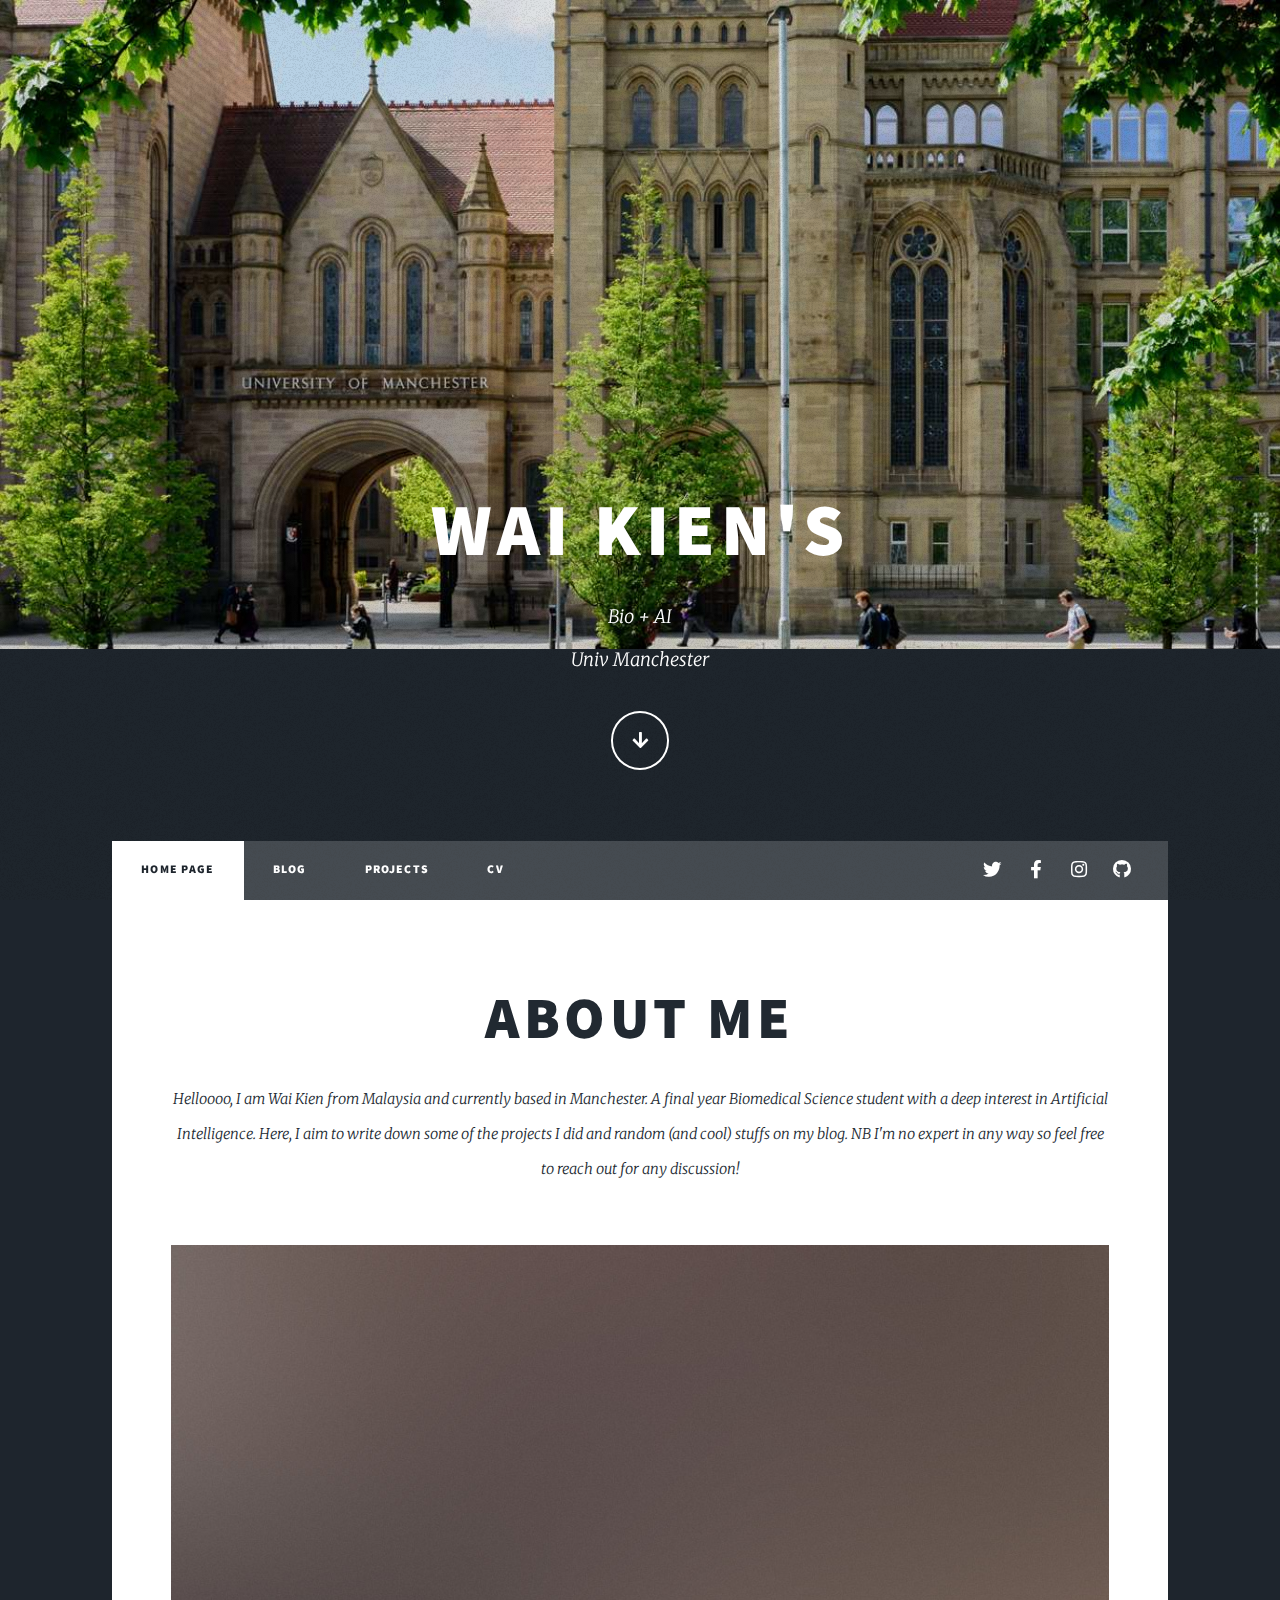
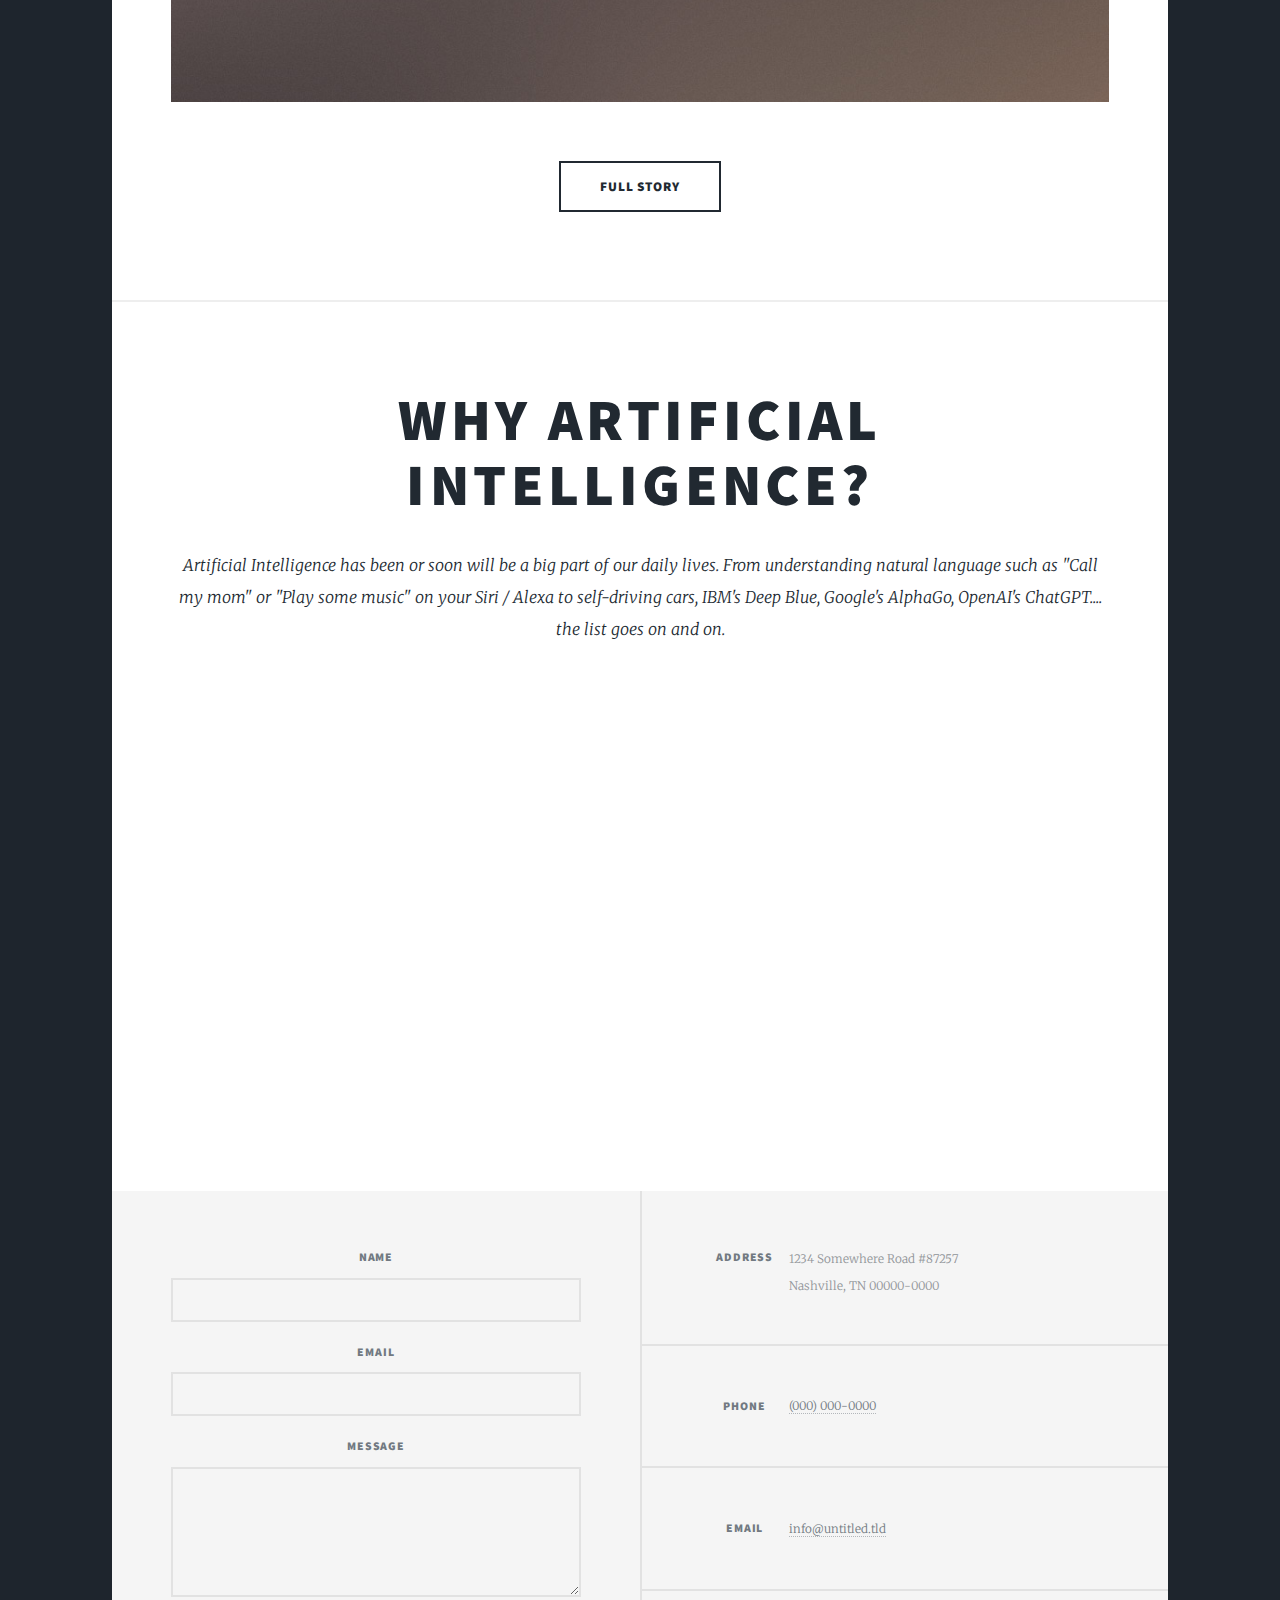
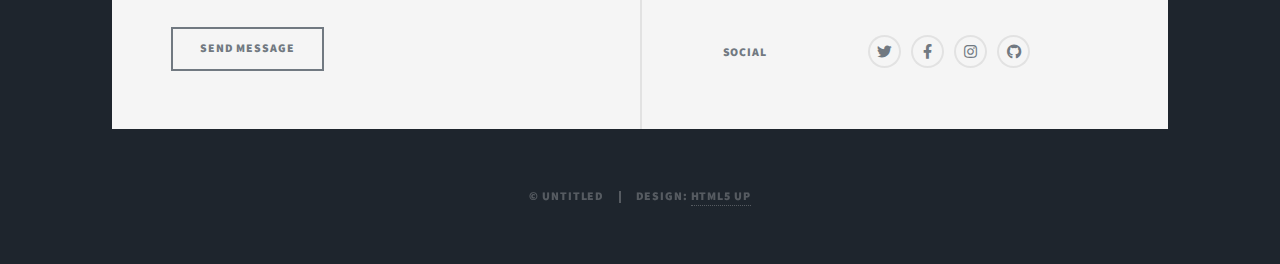
<file: my_website/index.html>
<!DOCTYPE HTML>
<!--
	Massively by HTML5 UP
	html5up.net | @ajlkn
	Free for personal and commercial use under the CCA 3.0 license (html5up.net/license)
-->
<html>
	<head>
		<title>Wai Kien's Home Page</title>
		<meta charset="utf-8" />
		<meta name="viewport" content="width=device-width, initial-scale=1, user-scalable=no" />
		<link rel="stylesheet" href="assets/css/main.css" />
		<noscript><link rel="stylesheet" href="assets/css/noscript.css" /></noscript>
	</head>
	<body class="is-preload">

		<!-- Wrapper -->
			<div id="wrapper" class="fade-in">

				<!-- Intro -->
					<div id="intro">
						<h1>WAI KIEN's</h1>
						<p>Bio + AI <br/>
						Univ Manchester</p>
						<ul class="actions">
							<li><a href="#header" class="button icon solid solo fa-arrow-down scrolly">Continue</a></li>
						</ul>
					</div>

				<!-- Header -->
					<header id="header">
						<a href="index.html" class="logo">HELLO!</a>
					</header>

				<!-- Nav -->
					<nav id="nav">
						<ul class="links">
							<li class="active"><a href="index.html">Home Page</a></li>
							<li><a href="blogs.html">Blog</a></li>
							<li><a href="projects.html">Projects</a></li>
							<li><a href="cv.html">CV</a></li>
						</ul>
						<ul class="icons">
							<li><a href="#" class="icon brands fa-twitter"><span class="label">Twitter</span></a></li>
							<li><a href="#" class="icon brands fa-facebook-f"><span class="label">Facebook</span></a></li>
							<li><a href="#" class="icon brands fa-instagram"><span class="label">Instagram</span></a></li>
							<li><a href="#" class="icon brands fa-github"><span class="label">GitHub</span></a></li>
						</ul>
					</nav>

				<!-- Main -->
					<div id="main">

						<!-- Featured Post -->
							<article class="post featured">
								<header class="major">
									<h2><a href="#">About Me</a></h2>
									<p>Helloooo, I am Wai Kien from Malaysia and currently based in Manchester. A final year Biomedical Science student
										with a deep interest in Artificial Intelligence. Here, I aim to write down some of the projects
										I did and random (and cool) stuffs on my blog. NB I'm no expert in any way so feel free 
										to reach out for any discussion!
									</p>
								</header>
								<a href="#" class="image main"><img src="images/pic01.jpg" alt="" /></a>
								<ul class="actions special">
									<li><a href="#" class="button large">Full Story</a></li>
								</ul>
							</article>

						<!-- Post -->
						<section class="post">
							<header class="major">
								<h1>Why artificial Intelligence?</h1>
								<p>Artificial Intelligence has been or soon will be a big part of our daily lives. 
									From understanding natural language such as "Call my mom" or "Play some music" on your Siri / Alexa 
									to self-driving cars, IBM's Deep Blue, Google's AlphaGo, OpenAI's ChatGPT.... the list goes on and on.
								</p>
							</header>
							<body style="text-align:center">
								<iframe width="660" height="415" src="https://www.youtube.com/embed/s0dMTAQM4cw" title="YouTube video player" frameborder="0" allow="accelerometer; autoplay; clipboard-write; encrypted-media; gyroscope; picture-in-picture; web-share" allowfullscreen></iframe>
							</body>

					</div>

				<!-- Footer -->
					<footer id="footer">
						<section>
							<form method="post" action="#">
								<div class="fields">
									<div class="field">
										<label for="name">Name</label>
										<input type="text" name="name" id="name" />
									</div>
									<div class="field">
										<label for="email">Email</label>
										<input type="text" name="email" id="email" />
									</div>
									<div class="field">
										<label for="message">Message</label>
										<textarea name="message" id="message" rows="3"></textarea>
									</div>
								</div>
								<ul class="actions">
									<li><input type="submit" value="Send Message" /></li>
								</ul>
							</form>
						</section>
						<section class="split contact">
							<section class="alt">
								<h3>Address</h3>
								<p>1234 Somewhere Road #87257<br />
								Nashville, TN 00000-0000</p>
							</section>
							<section>
								<h3>Phone</h3>
								<p><a href="#">(000) 000-0000</a></p>
							</section>
							<section>
								<h3>Email</h3>
								<p><a href="#">info@untitled.tld</a></p>
							</section>
							<section>
								<h3>Social</h3>
								<ul class="icons alt">
									<li><a href="#" class="icon brands alt fa-twitter"><span class="label">Twitter</span></a></li>
									<li><a href="#" class="icon brands alt fa-facebook-f"><span class="label">Facebook</span></a></li>
									<li><a href="#" class="icon brands alt fa-instagram"><span class="label">Instagram</span></a></li>
									<li><a href="#" class="icon brands alt fa-github"><span class="label">GitHub</span></a></li>
								</ul>
							</section>
						</section>
					</footer>

				<!-- Copyright -->
					<div id="copyright">
						<ul><li>&copy; Untitled</li><li>Design: <a href="https://html5up.net">HTML5 UP</a></li></ul>
					</div>

			</div>

		<!-- Scripts -->
			<script src="assets/js/jquery.min.js"></script>
			<script src="assets/js/jquery.scrollex.min.js"></script>
			<script src="assets/js/jquery.scrolly.min.js"></script>
			<script src="assets/js/browser.min.js"></script>
			<script src="assets/js/breakpoints.min.js"></script>
			<script src="assets/js/util.js"></script>
			<script src="assets/js/main.js"></script>

	</body>
</html>
</file>
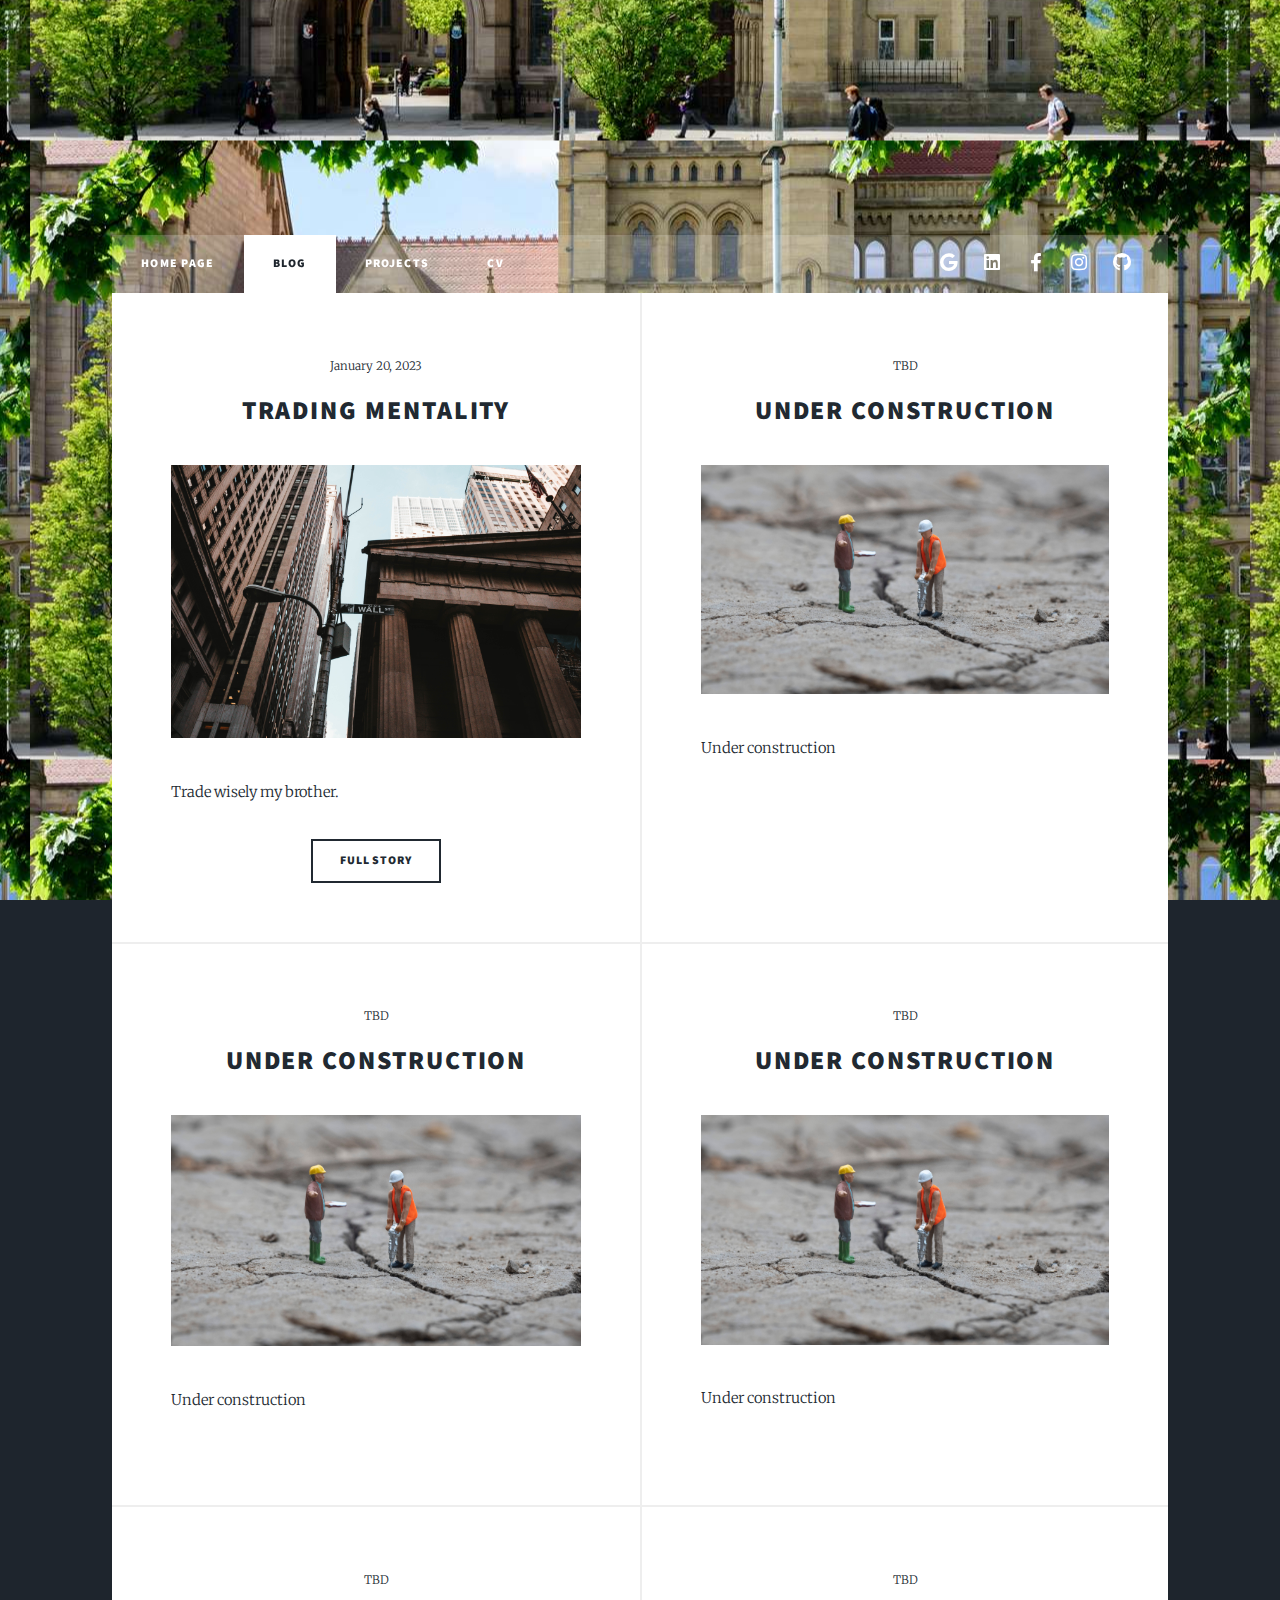
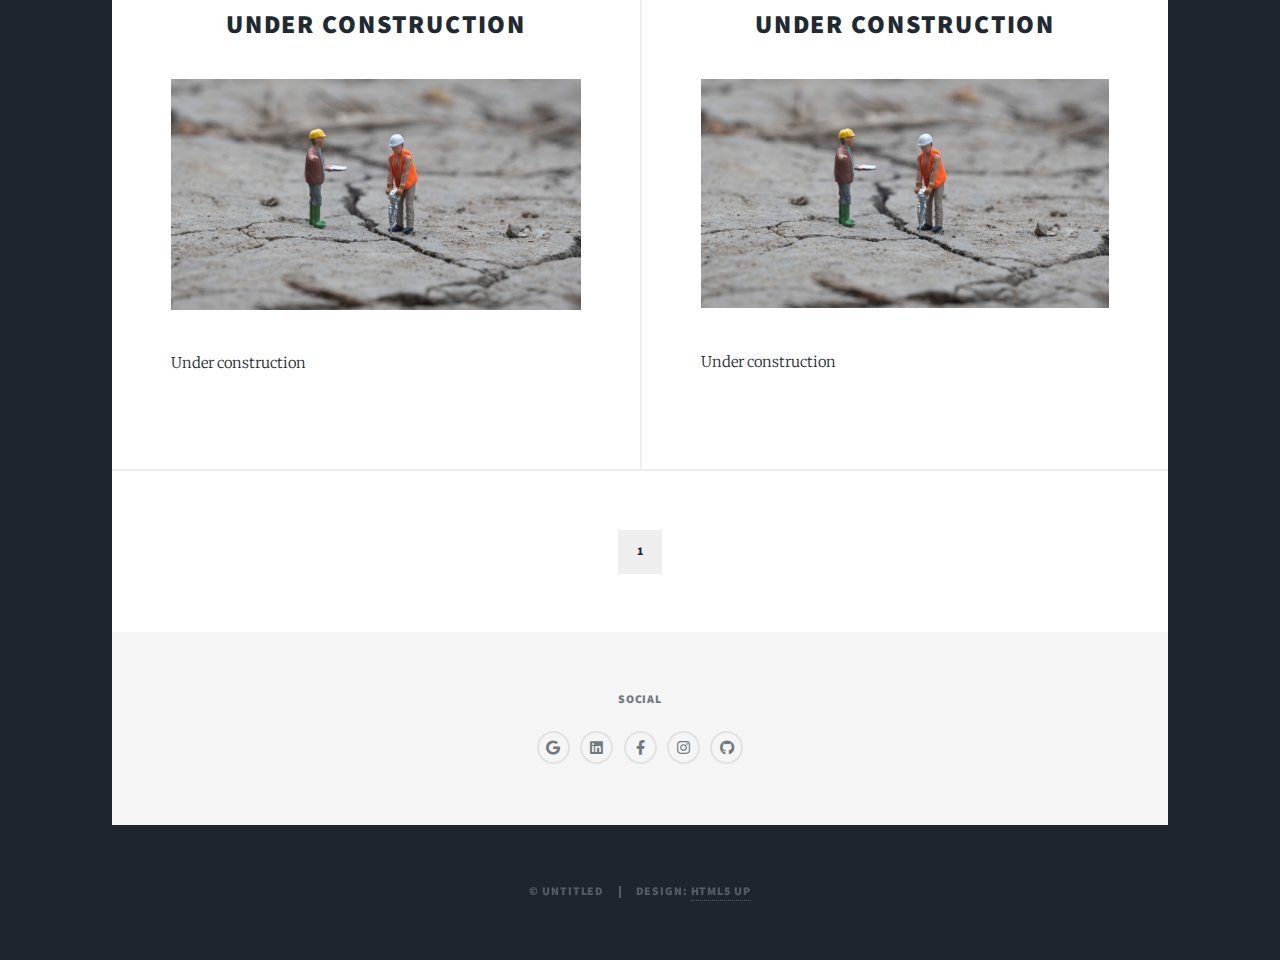
<file: blogs.html>
<!DOCTYPE HTML>
<!--
	Massively by HTML5 UP
	html5up.net | @ajlkn
	Free for personal and commercial use under the CCA 3.0 license (html5up.net/license)
-->
<html>
	<head>
		<title>Blog</title>
		<meta charset="utf-8" />
		<meta name="viewport" content="width=device-width, initial-scale=1, user-scalable=no" />
		<link rel="stylesheet" href="assets/css/main.css" />
		<noscript><link rel="stylesheet" href="assets/css/noscript.css" /></noscript>
	</head>
	<body class="is-preload">

		<!-- Wrapper -->
			<div id="wrapper">

				<!-- Header -->
					<header id="header">
					</header>

				<!-- Nav -->
					<nav id="nav">
						<ul class="links">
							<li><a href="index.html">Home Page</a></li>
							<li class="active"><a href="blogs.html">Blog</a></li>
							<li><a href="projects.html">Projects</a></li>
							<li><a href="cv.html">CV</a></li>
						</ul>
						<ul class="icons">
							<li><a href="mailto:kienong2000@gmail.com" class="icon brands alt fa-google"><span class="label">Google</span></a></li>
							<li><a href="https://www.linkedin.com/in/owaikien/" class="icon brands alt fa-linkedin"><span class="label">Linkedin</span></a></li>
							<li><a href="https://www.facebook.com/waikien.ong" class="icon brands alt fa-facebook-f"><span class="label">Facebook</span></a></li>
							<li><a href="https://www.instagram.com/o_waikien/" class="icon brands alt fa-instagram"><span class="label">Instagram</span></a></li>
							<li><a href="https://github.com/owaikien" class="icon brands alt fa-github"><span class="label">GitHub</span></a></li>
						</ul>
					</nav>

				<!-- Main -->
					<div id="main">
						
						<!-- Posts -->
						<section class="posts">
							<article>
								<header>
									<span class="date">January 20, 2023</span>
									<h2><a href="mentality.html">Trading Mentality</a></h2>
								</header>
								<a class="image fit"><img src="images/wall_street.jpg" alt="wallstreet" /></a>
								<p>Trade wisely my brother.</p>
								<ul class="actions special">
									<li><a href="mentality.html" class="button">Full Story</a></li>
								</ul>
							</article>
							<article>
								<header>
									<span class="date">TBD</span>
									<h2><a href="#">Under Construction</a></h2>
								</header>
								<a class="image fit"><img src="images/construction.jpg" alt="construction" /></a>
								<p>Under construction</p>
								<ul class="actions special">
								</ul>
							</article>
							<article>
								<header>
									<span class="date">TBD</span>
									<h2><a href="#">Under Construction</a></h2>
								</header>
								<a class="image fit"><img src="images/construction.jpg" alt="construction" /></a>
								<p>Under construction</p>
								<ul class="actions special">
								</ul>
							</article>
							<article>
								<header>
									<span class="date">TBD</span>
									<h2><a href="#">Under Construction</a></h2>
								</header>
								<a class="image fit"><img src="images/construction.jpg" alt="construction" /></a>
								<p>Under construction</p>
								<ul class="actions special">
								</ul>
							</article>
							<article>
								<header>
									<span class="date">TBD</span>
									<h2><a href="#">Under Construction</a></h2>
								</header>
								<a class="image fit"><img src="images/construction.jpg" alt="construction" /></a>
								<p>Under construction</p>
								<ul class="actions special">
								</ul>
							</article>
							<article>
								<header>
									<span class="date">TBD</span>
									<h2><a href="#">Under Construction</a></h2>
								</header>
								<a class="image fit"><img src="images/construction.jpg" alt="construction" /></a>
								<p>Under construction</p>
								<ul class="actions special">
								</ul>
							</article>
						</section>

					<!-- Footer -->
						<footer>
							<div class="pagination">
								<!--<a href="#" class="previous">Prev</a>-->
								<a href="#" class="page active">1</a>

							</div>
						</footer>

					</div>

				<!-- Footer -->
				<footer id="footer">
					<section>
						<section>
						<section style="text-align:center">
							<h3>Social</h3>
							<ul class="icons alt">
								<li><a href="mailto:kienong2000@gmail.com" class="icon brands alt fa-google"><span class="label">Google</span></a></li>
								<li><a href="https://www.linkedin.com/in/owaikien/" class="icon brands alt fa-linkedin"><span class="label">Linkedin</span></a></li>
								<li><a href="https://www.facebook.com/waikien.ong" class="icon brands alt fa-facebook-f"><span class="label">Facebook</span></a></li>
								<li><a href="https://www.instagram.com/o_waikien/" class="icon brands alt fa-instagram"><span class="label">Instagram</span></a></li>
								<li><a href="https://github.com/owaikien" class="icon brands alt fa-github"><span class="label">GitHub</span></a></li>
							</ul>
						</section>
					</section>
				</footer>

				<!-- Copyright -->
					<div id="copyright">
						<ul><li>&copy; Untitled</li><li>Design: <a href="https://html5up.net">HTML5 UP</a></li></ul>
					</div>

			</div>

		<!-- Scripts -->
			<script src="assets/js/jquery.min.js"></script>
			<script src="assets/js/jquery.scrollex.min.js"></script>
			<script src="assets/js/jquery.scrolly.min.js"></script>
			<script src="assets/js/browser.min.js"></script>
			<script src="assets/js/breakpoints.min.js"></script>
			<script src="assets/js/util.js"></script>
			<script src="assets/js/main.js"></script>

	</body>
</html>
</file>
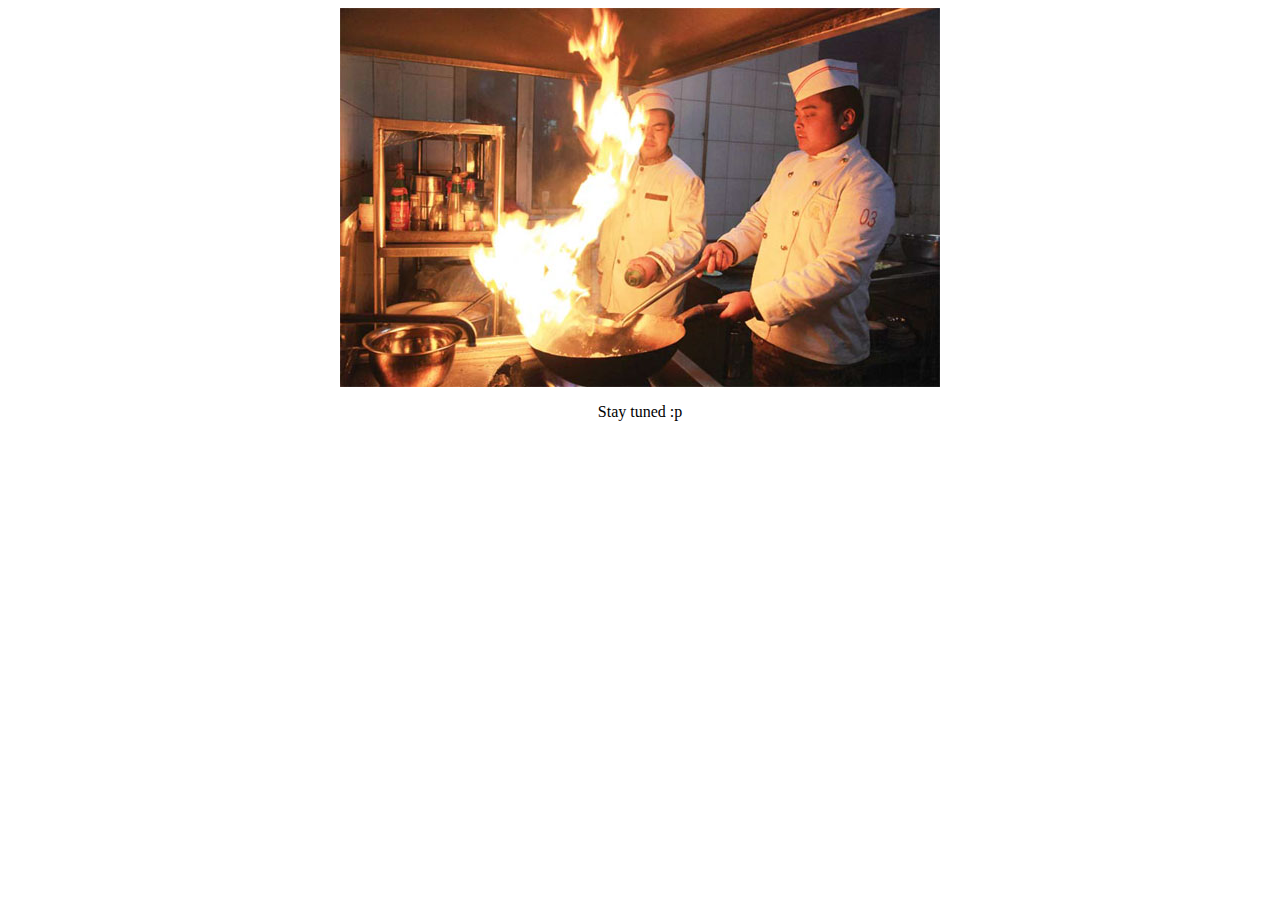
<file: cooking.html>
<!DOCTYPE html>
<html lang="en">
<head>
    <meta charset="UTF-8">
    <meta name="viewport" content="width=device-width, initial-scale=1.0">
    <title>Document</title>
</head>
<body>
    <div style="display: flex; flex-direction: column; align-items: center; justify-content: center;">
        <img src="assets/images/cooking.jpeg" alt="ai overviews">   
        <p>Stay tuned :p</p> 
    </div>
</body>
</html>
</file>
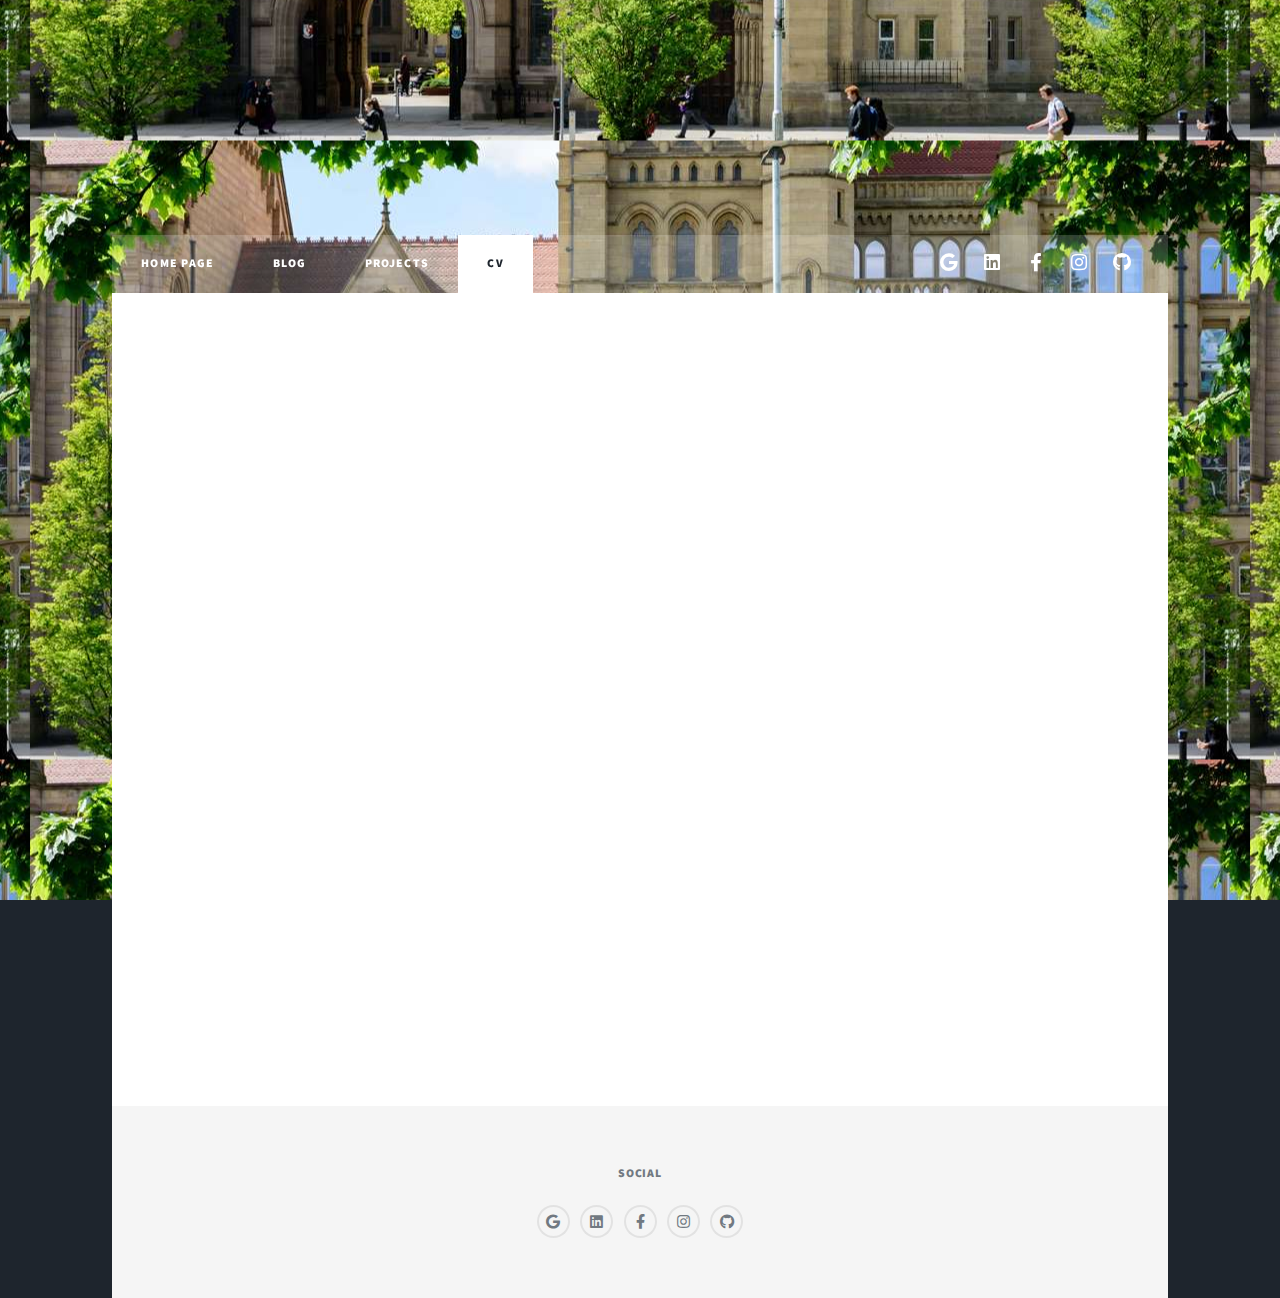
<file: cv.html>
<!DOCTYPE HTML>
<!--
	Massively by HTML5 UP
	html5up.net | @ajlkn
	Free for personal and commercial use under the CCA 3.0 license (html5up.net/license)
-->
<html>
	<head>
		<title>CV</title>
		<meta charset="utf-8" />
		<meta name="viewport" content="width=device-width, initial-scale=1, user-scalable=no" />
		<link rel="stylesheet" href="assets/css/main.css" />
		<noscript><link rel="stylesheet" href="assets/css/noscript.css" /></noscript>
	</head>
	<body class="is-preload">

		<!-- Wrapper -->
			<div id="wrapper">

				<!-- Header -->
					<header id="header">
					</header>

				<!-- Nav -->
					<nav id="nav">
						<ul class="links">
							<li><a href="index.html">Home Page</a></li>
							<li><a href="blogs.html">Blog</a></li>
							<li><a href="projects.html">Projects</a></li>
							<li class="active"><a href="elements.html">CV</a></li>
						</ul>
						<ul class="icons">
							<li><a href="mailto:kienong2000@gmail.com" class="icon brands alt fa-google"><span class="label">Google</span></a></li>
							<li><a href="https://www.linkedin.com/in/owaikien/" class="icon brands alt fa-linkedin"><span class="label">Linkedin</span></a></li>
							<li><a href="https://www.facebook.com/waikien.ong" class="icon brands alt fa-facebook-f"><span class="label">Facebook</span></a></li>
							<li><a href="https://www.instagram.com/o_waikien/" class="icon brands alt fa-instagram"><span class="label">Instagram</span></a></li>
							<li><a href="https://github.com/owaikien" class="icon brands alt fa-github"><span class="label">GitHub</span></a></li>
						</ul>
					</nav>

				<!-- Main -->
					<div id="main">
						<iframe src="Ken_CV copy.pdf" width="1100" height="800"></iframe>
					</div>

					<!-- Footer -->
			<footer id="footer">
				<section>
					<section>
					<section style="text-align:center">
						<h3>Social</h3>
						<ul class="icons alt">
							<li><a href="mailto:kienong2000@gmail.com" class="icon brands alt fa-google"><span class="label">Google</span></a></li>
							<li><a href="https://www.linkedin.com/in/owaikien/" class="icon brands alt fa-linkedin"><span class="label">Linkedin</span></a></li>
							<li><a href="https://www.facebook.com/waikien.ong" class="icon brands alt fa-facebook-f"><span class="label">Facebook</span></a></li>
							<li><a href="https://www.instagram.com/o_waikien/" class="icon brands alt fa-instagram"><span class="label">Instagram</span></a></li>
							<li><a href="https://github.com/owaikien" class="icon brands alt fa-github"><span class="label">GitHub</span></a></li>
						</ul>
					</section>
				</section>
			</footer>


		<!-- Scripts -->
			<script src="assets/js/jquery.min.js"></script>
			<script src="assets/js/jquery.scrollex.min.js"></script>
			<script src="assets/js/jquery.scrolly.min.js"></script>
			<script src="assets/js/browser.min.js"></script>
			<script src="assets/js/breakpoints.min.js"></script>
			<script src="assets/js/util.js"></script>
			<script src="assets/js/main.js"></script>

	</body>
</html>
</file>
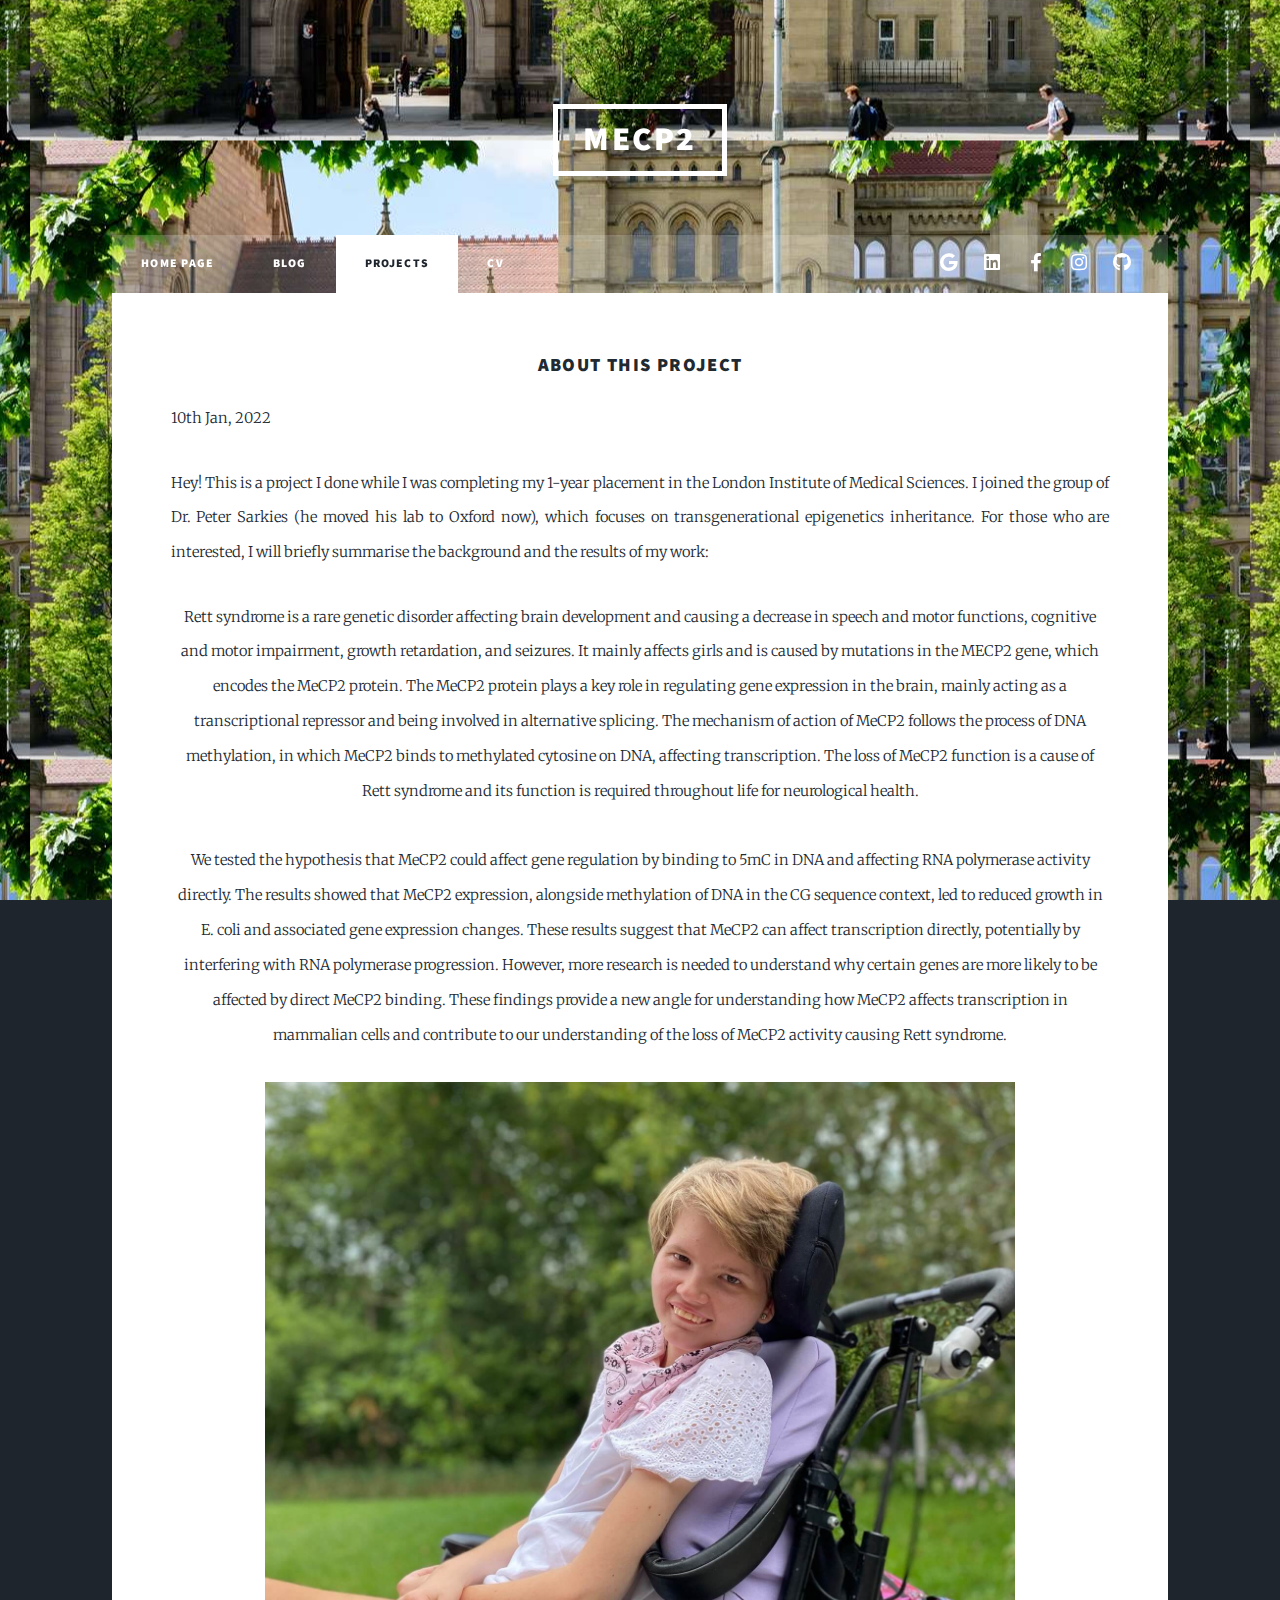
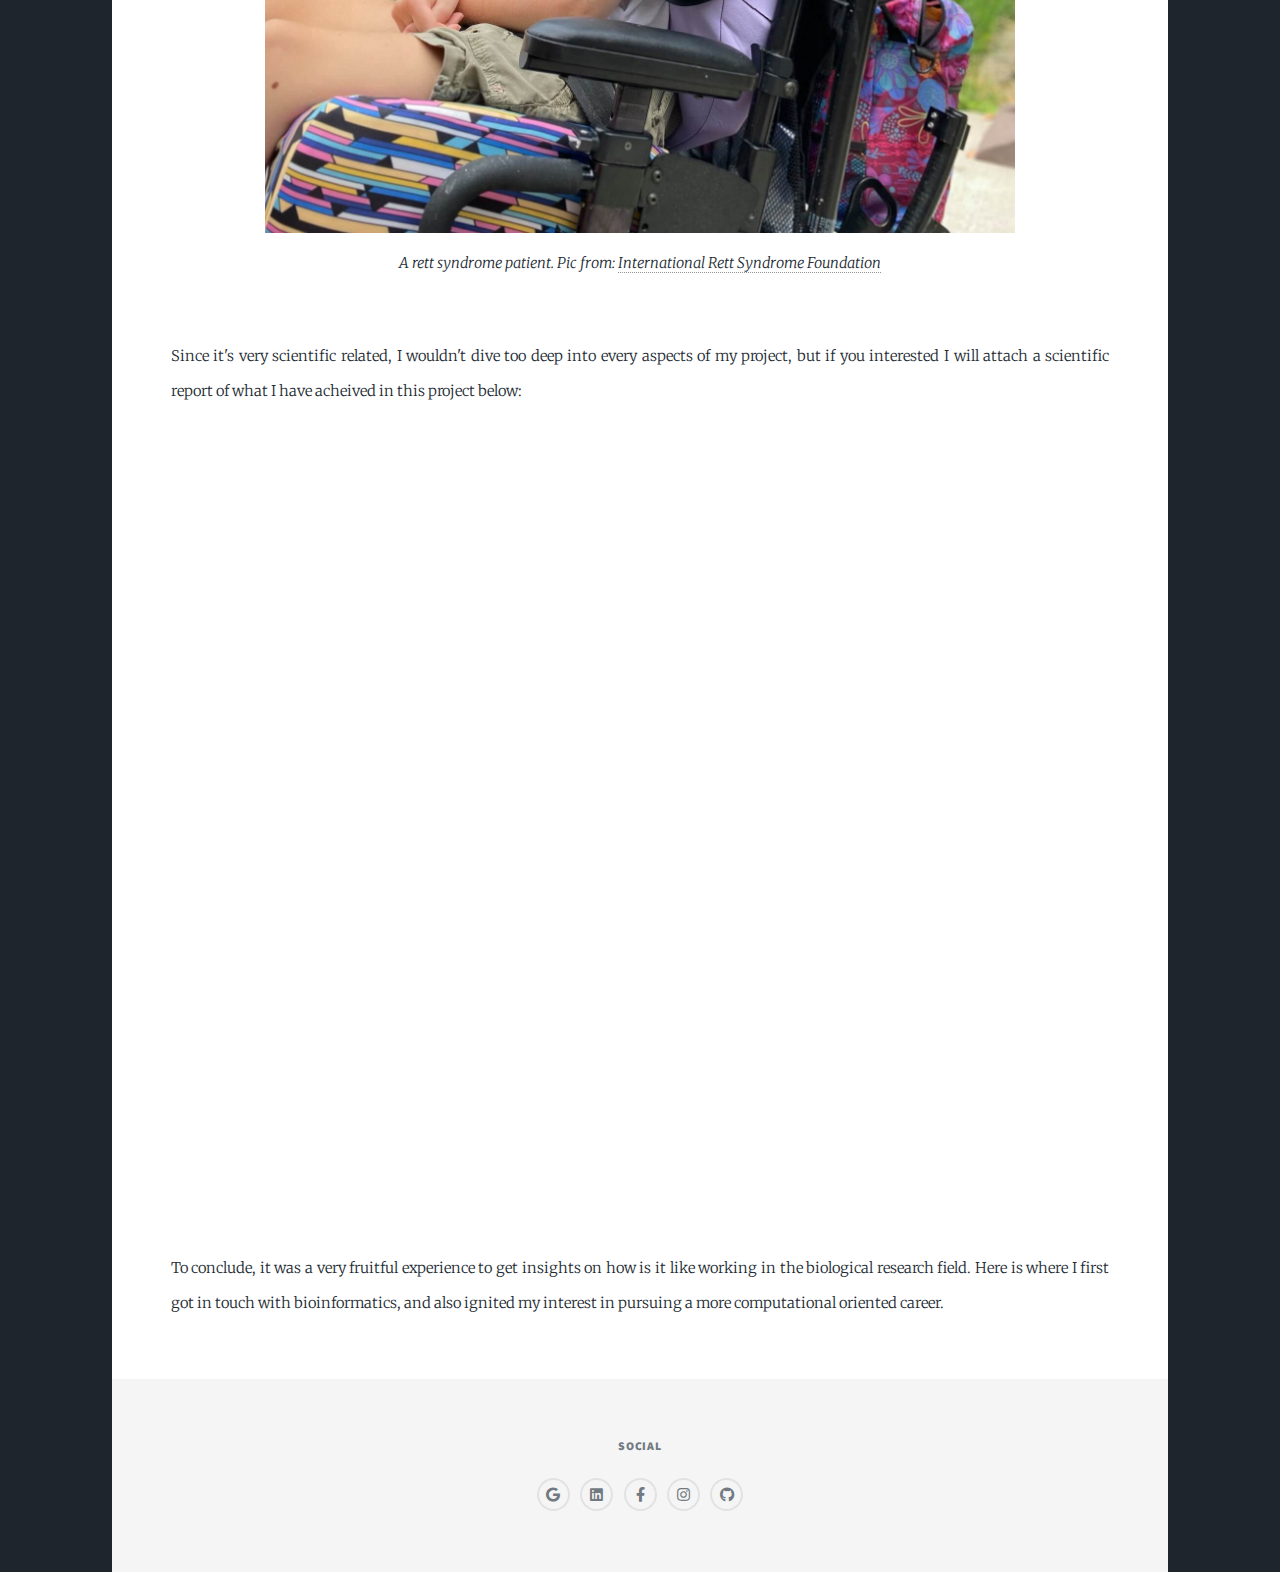
<file: mecp2.html>
<!DOCTYPE HTML>
<html>
	<head>
		<title>MeCP2</title>
		<meta charset="utf-8" />
		<meta name="viewport" content="width=device-width, initial-scale=1, user-scalable=no" />
		<link rel="stylesheet" href="assets/css/main.css" />
		<noscript><link rel="stylesheet" href="assets/css/noscript.css" /></noscript>
	</head>
	<body class="is-preload">

		<!-- Wrapper -->
			<div id="wrapper">

				<!-- Header -->
					<header id="header">
						<a class="logo">MeCP2</a>
					</header>

				<!-- Nav -->
				<nav id="nav">
						<ul class="links">
							<li><a href="index.html">Home Page</a></li>
							<li><a href="blogs.html">Blog</a></li>
							<li class="active"><a href="projects.html">Projects</a></li>
							<li><a href="cv.html">CV</a></li>
						</ul>
						<ul class="icons">
							<li><a href="mailto:kienong2000@gmail.com" class="icon brands alt fa-google"><span class="label">Google</span></a></li>
							<li><a href="https://www.linkedin.com/in/owaikien/" class="icon brands alt fa-linkedin"><span class="label">Linkedin</span></a></li>
							<li><a href="https://www.facebook.com/waikien.ong" class="icon brands alt fa-facebook-f"><span class="label">Facebook</span></a></li>
							<li><a href="https://www.instagram.com/o_waikien/" class="icon brands alt fa-instagram"><span class="label">Instagram</span></a></li>
							<li><a href="https://github.com/owaikien" class="icon brands alt fa-github"><span class="label">GitHub</span></a></li>
						</ul>
					</nav>
					

                    <div id="main">
						<header class="major">
                            <h3>About this project</h3>
                            <div class="center-align"><p >10th Jan, 2022</p></div>
                            <div>
                                <p>Hey! This is a project I done while I was completing my 1-year placement in the London Institute of Medical Sciences. I joined the group of Dr. Peter Sarkies (he moved his
                                    lab to Oxford now), which focuses on transgenerational epigenetics inheritance. For those who are interested, I will briefly summarise the background and the results of my work: </p>
                                    
                                    
                                <p style="text-align: center;">
                                    Rett syndrome is a rare genetic disorder affecting brain development and causing a decrease in speech and motor functions, cognitive and motor impairment, growth retardation, and seizures. It mainly affects girls and is caused by mutations in the MECP2 gene, which encodes the MeCP2 protein. The MeCP2 protein plays a key role in regulating gene expression in the brain, mainly acting as a transcriptional repressor and being involved in alternative splicing. The mechanism of action of MeCP2 follows the process of DNA methylation, in which MeCP2 binds to methylated cytosine on DNA, affecting transcription. The loss of MeCP2 function is a cause of Rett syndrome and its function is required throughout life for neurological health.
                                    <br> <br>
                                    We tested the hypothesis that MeCP2 could affect gene regulation by binding to 5mC in DNA and affecting RNA polymerase activity directly. The results showed that MeCP2 expression, alongside methylation of DNA in the CG sequence context, led to reduced growth in E. coli and associated gene expression changes. These results suggest that MeCP2 can affect transcription directly, potentially by interfering with RNA polymerase progression. However, more research is needed to understand why certain genes are more likely to be affected by direct MeCP2 binding. These findings provide a new angle for understanding how MeCP2 affects transcription in mammalian cells and contribute to our understanding of the loss of MeCP2 activity causing Rett syndrome.
                                </p>

                                <figure>
                                    <img src="images/rett.jpg" alt = "Italian Trulli" width=80% height=80% style="max-width: 100%; max-height: 100%;">	
                                    <figcaption style="font-style: italic; margin-bottom: 4em;">A rett syndrome patient. Pic from: <a href ="https://www.rettsyndrome.org/">International Rett Syndrome Foundation</a></figcaption>
                                </figure>
                            </div>

                            <div>
                                <p>Since it's very scientific related, I wouldn't dive too deep into every aspects of my project, but if you interested I will attach a scientific report of what I have acheived in this project below:</p>
                                <div id="main">
                                    <iframe src="projects documents/placement_report.pdf" width="1100" height="800" style="max-width: 100%; max-height: 100%;"></iframe>
                                </div>
                                <p>To conclude, it was a very fruitful experience to get insights on how is it like working in the biological research field. Here is where I first got in touch with bioinformatics, and also ignited my interest in pursuing a more computational oriented career.</p>
                            </div>

                        </header>
                    </div>

            		<!-- Footer -->
		<footer id="footer">
			<section>
				<section>
				<section style="text-align:center">
					<h3>Social</h3>
					<ul class="icons alt">
						<li><a href="mailto:kienong2000@gmail.com" class="icon brands alt fa-google"><span class="label">Google</span></a></li>
						<li><a href="https://www.linkedin.com/in/owaikien/" class="icon brands alt fa-linkedin"><span class="label">Linkedin</span></a></li>
						<li><a href="https://www.facebook.com/waikien.ong" class="icon brands alt fa-facebook-f"><span class="label">Facebook</span></a></li>
						<li><a href="https://www.instagram.com/o_waikien/" class="icon brands alt fa-instagram"><span class="label">Instagram</span></a></li>
						<li><a href="https://github.com/owaikien" class="icon brands alt fa-github"><span class="label">GitHub</span></a></li>
					</ul>
				</section>
			</section>
		</footer>

		<!-- Scripts -->
		<script src="assets/js/jquery.min.js"></script>
		<script src="assets/js/jquery.scrollex.min.js"></script>
		<script src="assets/js/jquery.scrolly.min.js"></script>
		<script src="assets/js/browser.min.js"></script>
		<script src="assets/js/breakpoints.min.js"></script>
		<script src="assets/js/util.js"></script>
		<script src="assets/js/main.js"></script>
	
	</body>
</html>
</file>
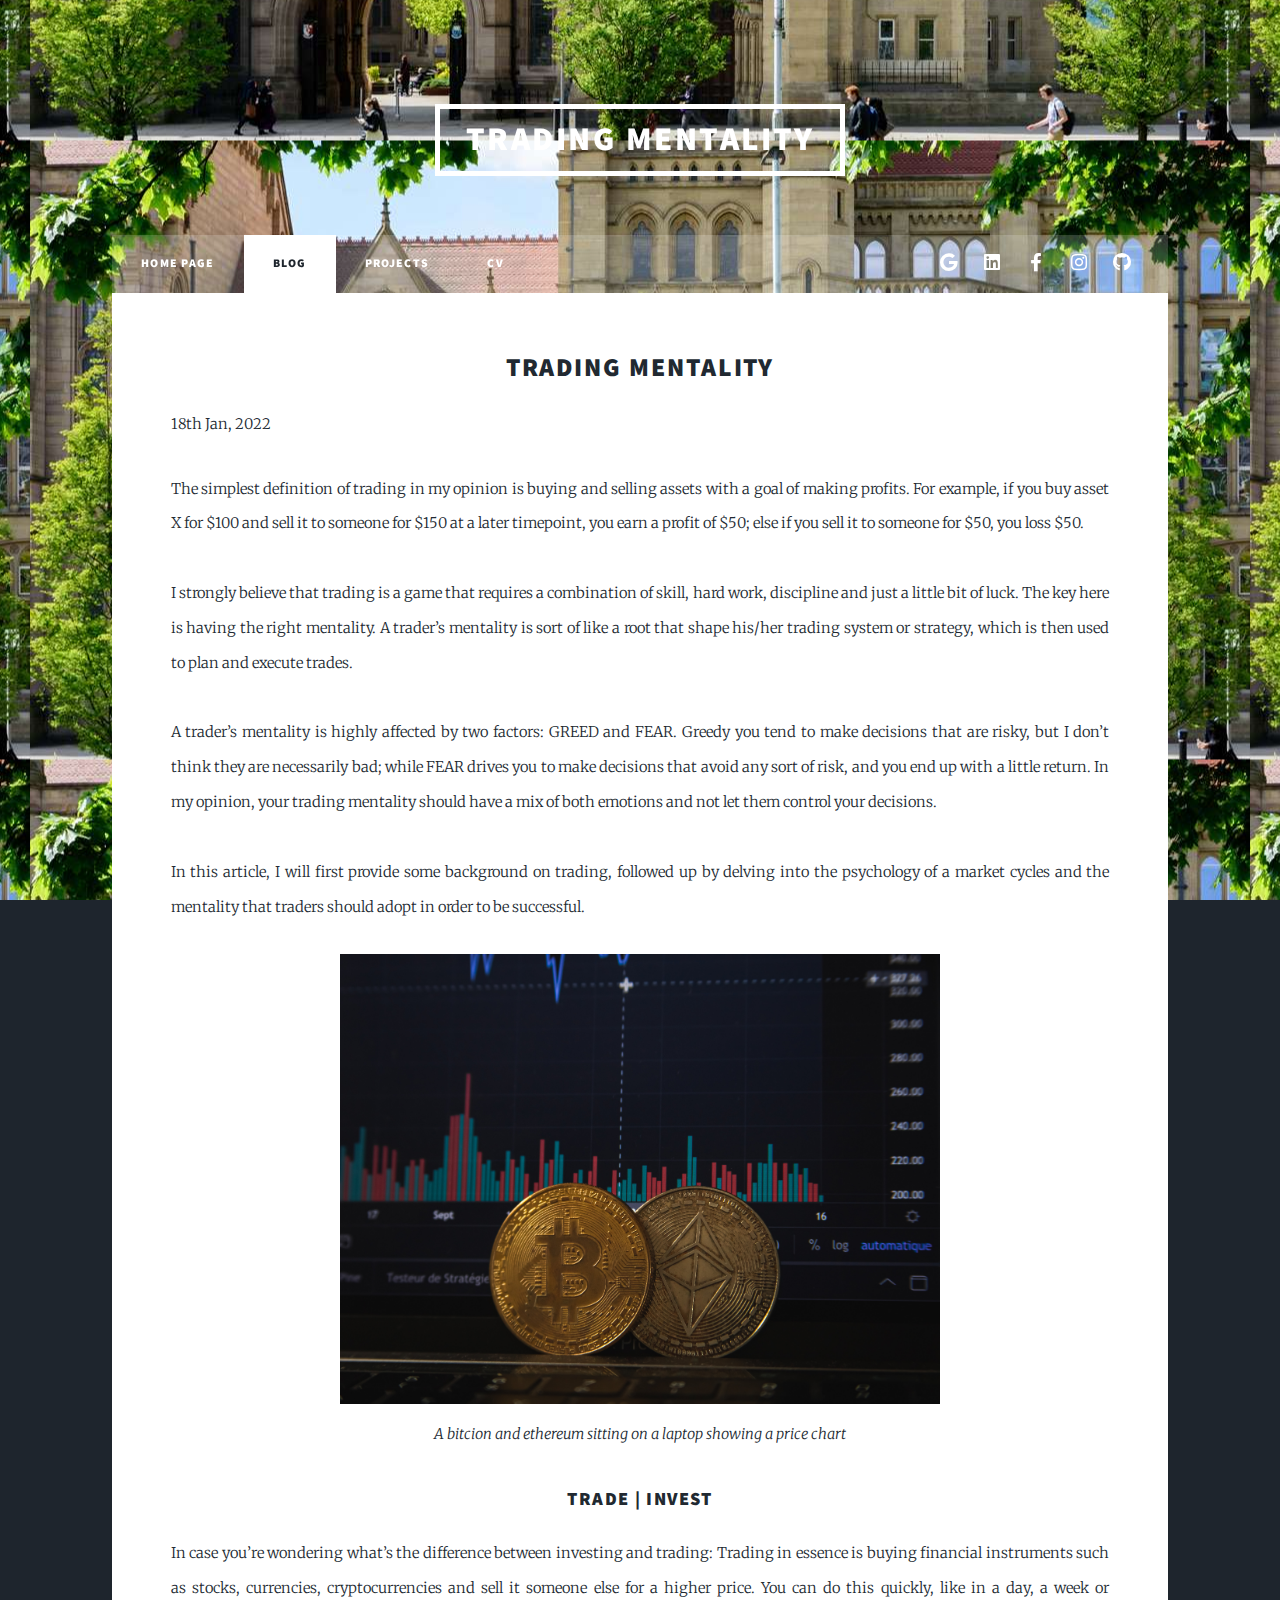
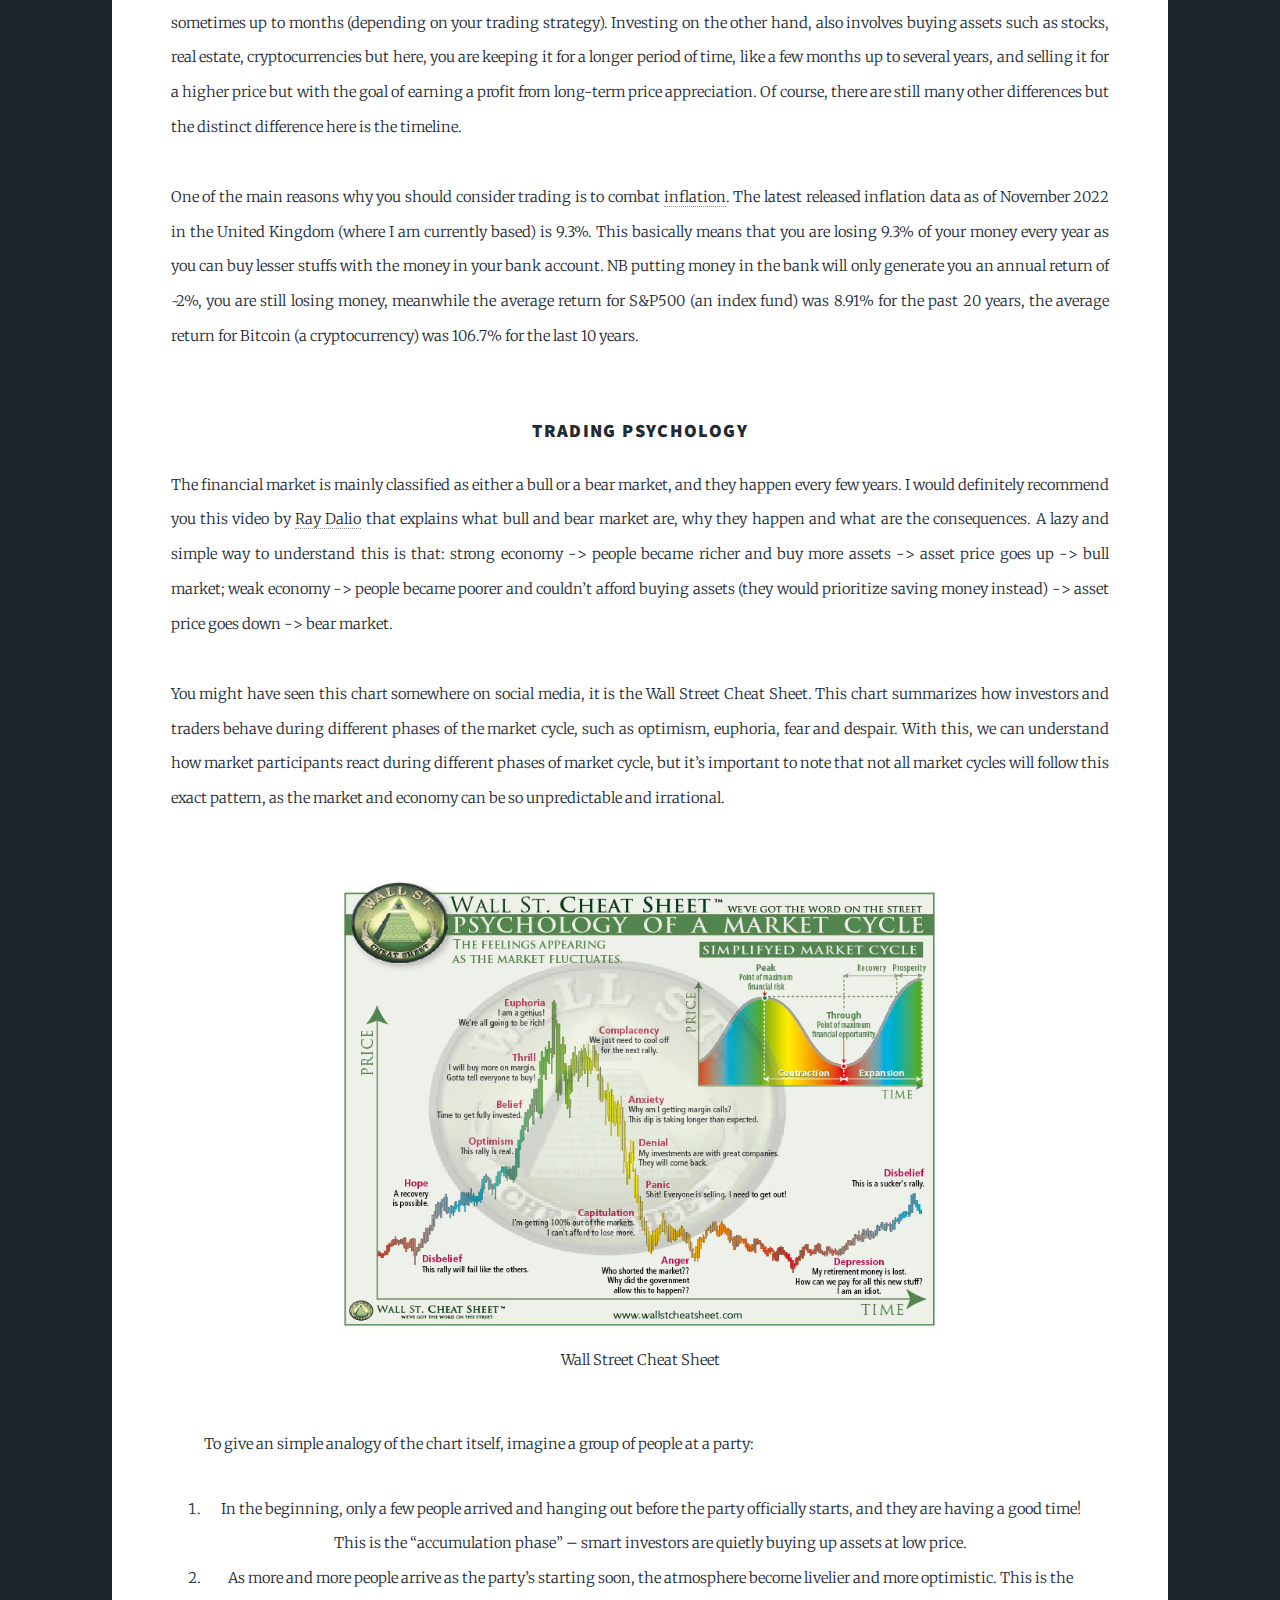
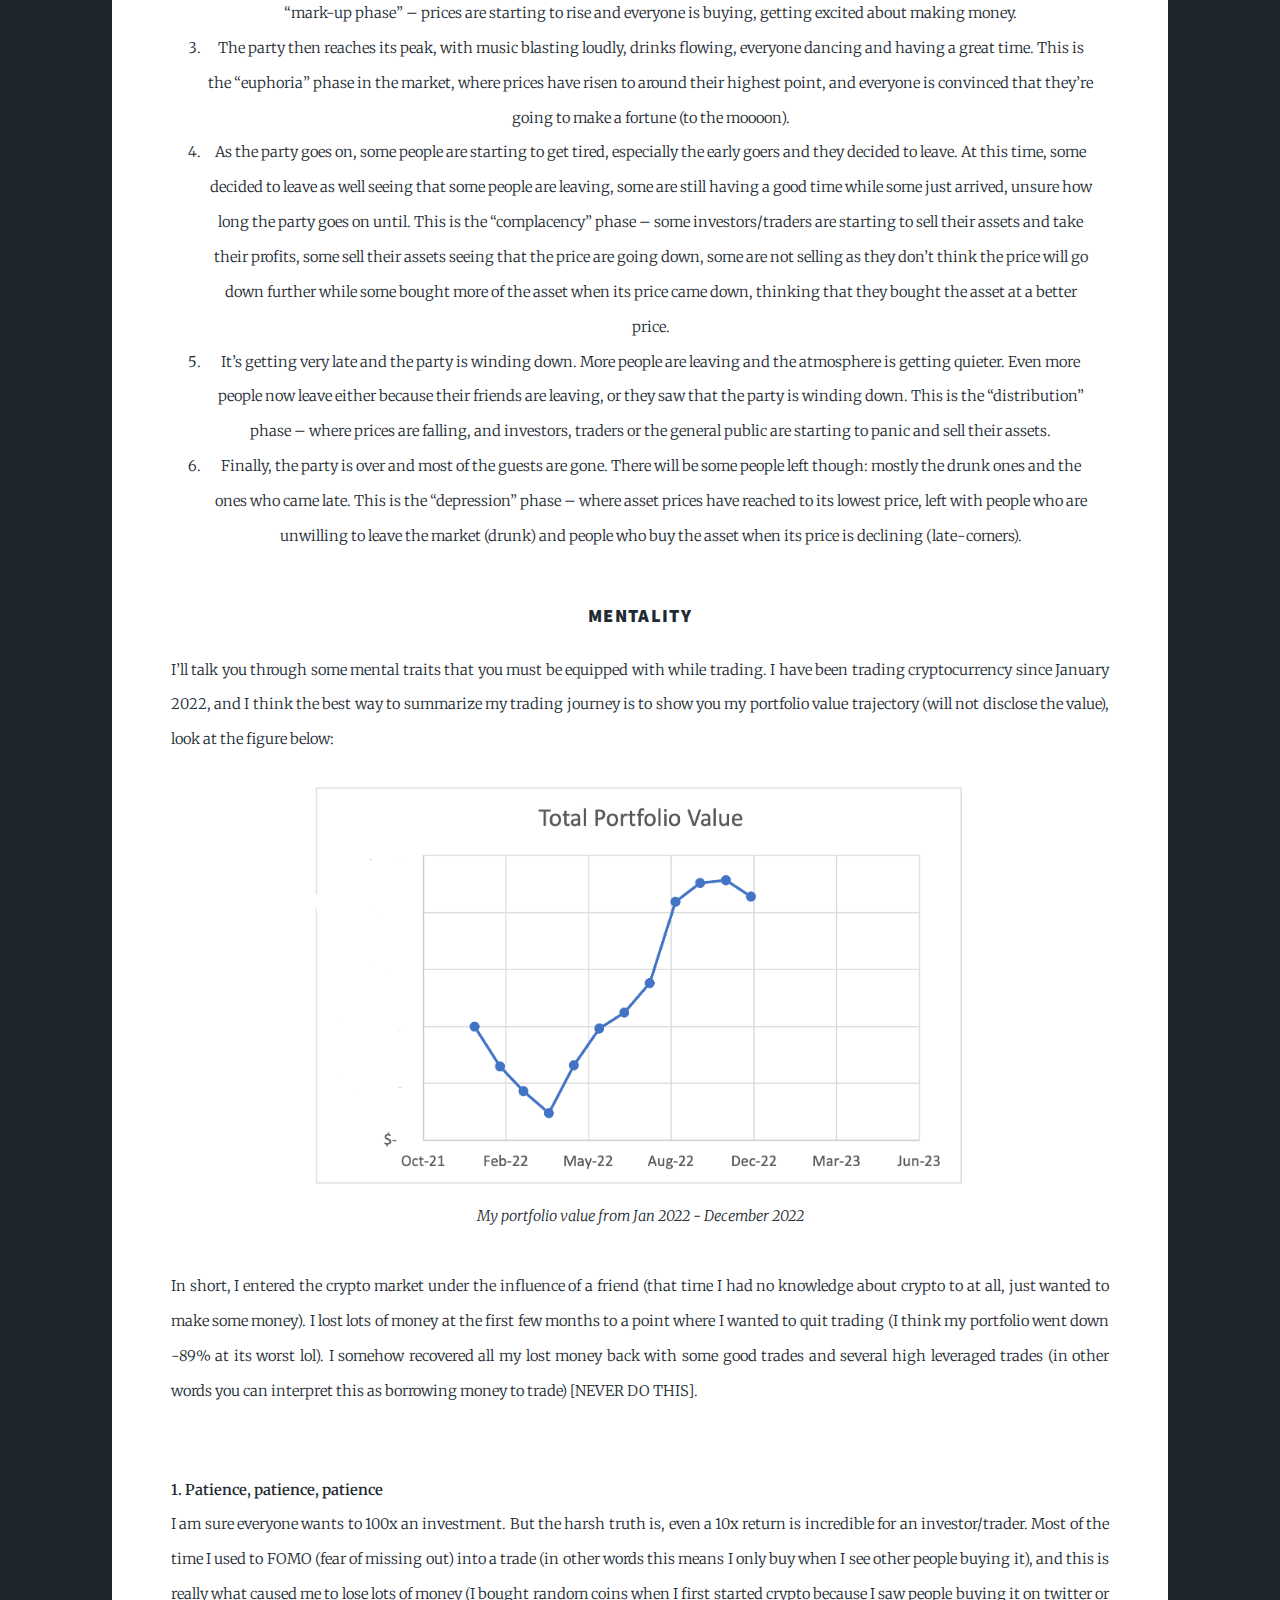
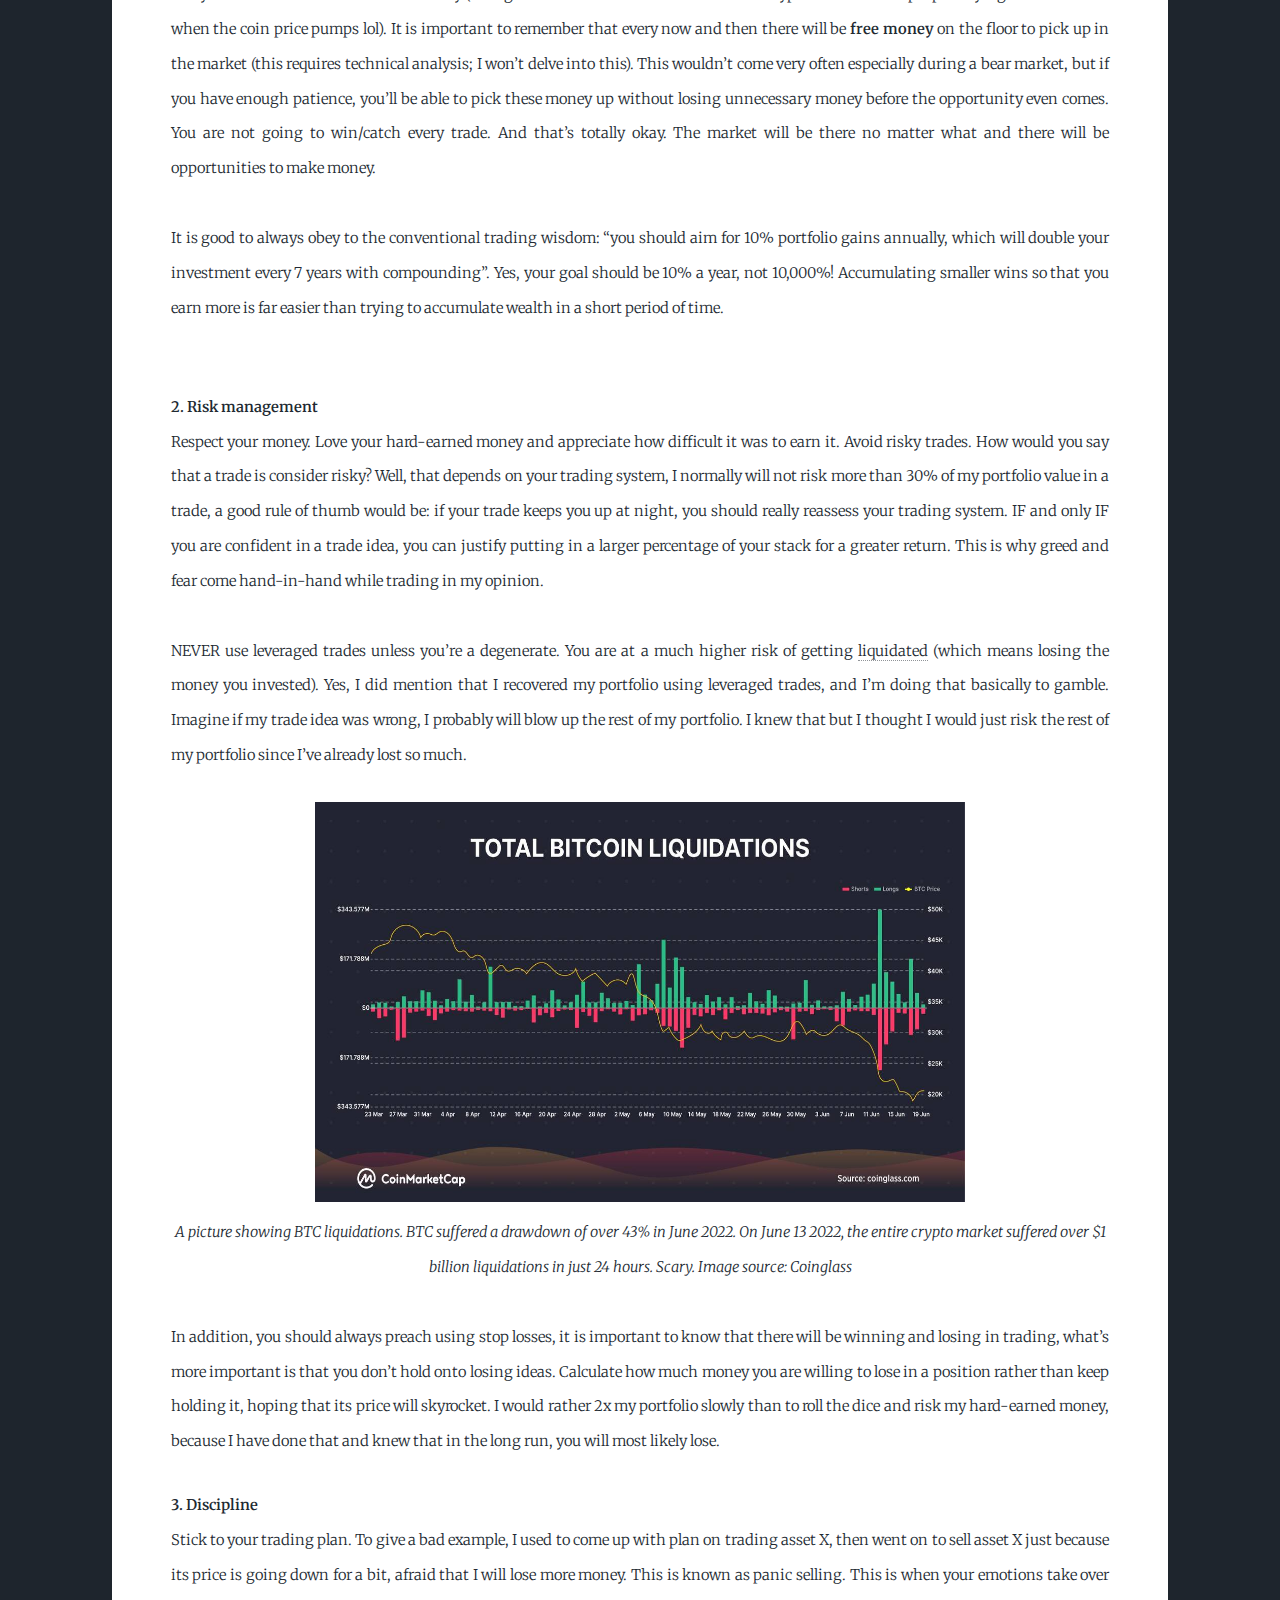
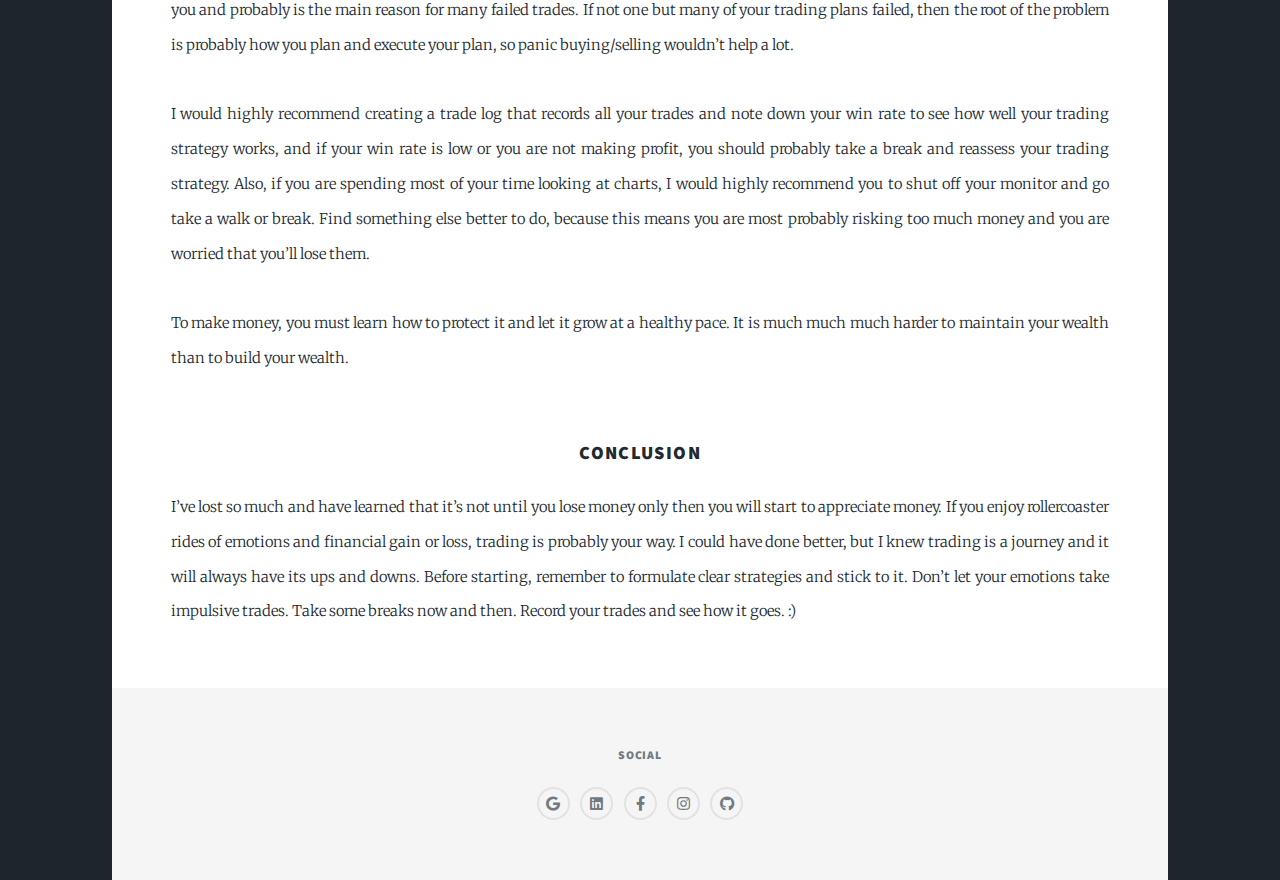
<file: mentality.html>
<!DOCTYPE HTML>
<html>
	<head>
		<title>Trading mentality</title>
		<meta charset="utf-8" />
		<meta name="viewport" content="width=device-width, initial-scale=1, user-scalable=no" />
		<link rel="stylesheet" href="assets/css/main.css" />
		<noscript><link rel="stylesheet" href="assets/css/noscript.css" /></noscript>
	</head>
	<body class="is-preload">

		<!-- Wrapper -->
			<div id="wrapper">

				<!-- Header -->
					<header id="header">
						<a class="logo">Trading Mentality</a>
					</header>

				<!-- Nav -->
				<nav id="nav">
						<ul class="links">
							<li><a href="index.html">Home Page</a></li>
							<li class="active"><a href="blogs.html">Blog</a></li>
							<li><a href="projects.html">Projects</a></li>
							<li><a href="cv.html">CV</a></li>
						</ul>
						<ul class="icons">
							<li><a href="mailto:kienong2000@gmail.com" class="icon brands alt fa-google"><span class="label">Google</span></a></li>
							<li><a href="https://www.linkedin.com/in/owaikien/" class="icon brands alt fa-linkedin"><span class="label">Linkedin</span></a></li>
							<li><a href="https://www.facebook.com/waikien.ong" class="icon brands alt fa-facebook-f"><span class="label">Facebook</span></a></li>
							<li><a href="https://www.instagram.com/o_waikien/" class="icon brands alt fa-instagram"><span class="label">Instagram</span></a></li>
							<li><a href="https://github.com/owaikien" class="icon brands alt fa-github"><span class="label">GitHub</span></a></li>
						</ul>
					</nav>
					


					<div id="main">
						<header class="major">
							<h2>Trading Mentality</h2>
							<div class="center-align"><p >18th Jan, 2022</p></div>
							<div>
								<p>The simplest definition of trading in my opinion is buying and selling assets with a goal of making profits. For example, if you buy asset X for $100 and sell it to someone for $150 at a later timepoint, you earn a profit of $50; else if you sell it to someone for $50, you loss $50. 
									<br />
									<br />
									I strongly believe that trading is a game that requires a combination of skill, hard work, discipline and just a little bit of luck. The key here is having the right mentality. A trader’s mentality is sort of like a root that shape his/her trading system or strategy, which is then used to plan and execute trades.
									<br />
									<br />
									A trader’s mentality is highly affected by two factors: GREED and FEAR. Greedy you tend to make decisions that are risky, but I don’t think they are necessarily bad; while FEAR drives you to make decisions that avoid any sort of risk, and you end up with a little return. In my opinion, your trading mentality should have a mix of both emotions and not let them control your decisions.
									<br />
									<br />
									In this article, I will first provide some background on trading, followed up by delving into the psychology of a market cycles and the mentality that traders should adopt in order to be successful.
								</p>
									<figure>
										<img src="images/btc.jpg" alt = "Italian Trulli" width="600" height="450" style="max-width: 100%; max-height: 100%;">	
										<figcaption style="font-style: italic;">A bitcion and ethereum sitting on a laptop showing a price chart</figcaption>
									</figure>
									<br />
									<h3>Trade | Invest</h3>
								<p>
									In case you’re wondering what’s the difference between investing and trading: Trading in essence is buying financial instruments such as stocks, currencies, cryptocurrencies and sell it someone else for a higher price. You can do this quickly, like in a day, a week or sometimes up to months (depending on your trading strategy). Investing on the other hand, also involves buying assets such as stocks, real estate, cryptocurrencies but here, you are keeping it for a longer period of time, like a few months up to several years, and selling it for a higher price but with the goal of earning a profit from long-term price appreciation. Of course, there are still many other differences but the distinct difference here is the timeline.
									<br />
									<br />
									One of the main reasons why you should consider trading is to combat <a href="https://www.lynalden.com/inflation/">inflation</a>. The latest released inflation data as of November 2022 in the United Kingdom (where I am currently based) is 9.3%. This basically means that you are losing 9.3% of your money every year as you can buy lesser stuffs with the money in your bank account. NB putting money in the bank will only generate you an annual return of ~2%, you are still losing money, meanwhile the average return for S&P500 (an index fund) was 8.91% for the past 20 years, the average return for Bitcoin (a cryptocurrency) was 106.7% for the last 10 years.
									<br />
									<br />
								</p>

								<h3>Trading psychology</h3>
								<p>
									The financial market is mainly classified as either a bull or a bear market, and they happen every few years. I would definitely recommend you this video by <a href="https://www.youtube.com/watch?v=PHe0bXAIuk0">Ray Dalio</a> that explains what bull and bear market are, why they happen and what are the consequences. A lazy and simple way to understand this is that: strong economy -> people became richer and buy more assets -> asset price goes up -> bull market; weak economy -> people became poorer and couldn’t afford buying assets (they would prioritize saving money instead) -> asset price goes down -> bear market.
									<br />
									<br />
									You might have seen this chart somewhere on social media, it is the Wall Street Cheat Sheet. This chart summarizes how investors and traders behave during different phases of the market cycle, such as optimism, euphoria, fear and despair. With this, we can understand how market participants react during different phases of market cycle, but it’s important to note that not all market cycles will follow this exact pattern, as the market and economy can be so unpredictable and irrational.
									<br />
									<br />
								</p>
								<figure>
									<img src="images/ws_cs.jpg" alt = "Italian Trulli" width="600" height="450" style="max-width: 100%; max-height: 100%;">	
									<figcaption>Wall Street Cheat Sheet</figcaption>
								</figure>
								<br />
								<ol type="1" class="hahaha">
									<p>To give an simple analogy of the chart itself, imagine a group of people at a party:</p>
									<li>In the beginning, only a few people arrived and hanging out before the party officially starts, and they are having a good time! This is the “accumulation phase” – smart investors are quietly buying up assets at low price.</li>
									<li>As more and more people arrive as the party’s starting soon, the atmosphere become livelier and more optimistic. This is the “mark-up phase” – prices are starting to rise and everyone is buying, getting excited about making money.</li>
									<li>The party then reaches its peak, with music blasting loudly, drinks flowing, everyone dancing and having a great time. This is the “euphoria” phase in the market, where prices have risen to around their highest point, and everyone is convinced that they’re going to make a fortune (to the moooon).</li>
									<li>As the party goes on, some people are starting to get tired, especially the early goers and they decided to leave. At this time, some decided to leave as well seeing that some people are leaving, some are still having a good time while some just arrived, unsure how long the party goes on until. This is the “complacency” phase – some investors/traders are starting to sell their assets and take their profits, some sell their assets seeing that the price are going down, some are not selling as they don’t think the price will go down further while some bought more of the asset when its price came down, thinking that they bought the asset at a better price.  </li>
									<li>It’s getting very late and the party is winding down. More people are leaving and the atmosphere is getting quieter. Even more people now leave either because their friends are leaving, or they saw that the party is winding down.  This is the “distribution” phase – where prices are falling, and investors, traders or the general public are starting to panic and sell their assets. </li>
									<li>Finally, the party is over and most of the guests are gone. There will be some people left though: mostly the drunk ones and the ones who came late. This is the “depression” phase – where asset prices have reached to its lowest price, left with people who are unwilling to leave the market (drunk) and people who buy the asset when its price is declining (late-comers). </li>
								</ol>
								<br />
								
								<h3>Mentality</h3>
								<p>I’ll talk you through some mental traits that you must be equipped with while trading. I have been trading cryptocurrency since January 2022, and I think the best way to summarize my trading journey is to show you my portfolio value trajectory (will not disclose the value), look at the figure below:</p>
								<figure>
									<img src="images/portfolio_value.png" alt = "portolio" width="650" height="400" style="max-width: 100%; max-height: 100%;">	
									<figcaption style="font-style: italic;">My portfolio value from Jan 2022 - December 2022</figcaption>
								</figure>
								<br />
								<p>In short, I entered the crypto market under the influence of a friend (that time I had no knowledge about crypto to at all, just wanted to make some money). I lost lots of money at the first few months to a point where I wanted to quit trading (I think my portfolio went down -89% at its worst lol). I somehow recovered all my lost money back with some good trades and several high leveraged trades (in other words you can interpret this as borrowing money to trade) [NEVER DO THIS]. </p>
								<br />
								<p>
									<strong>1. Patience, patience, patience</strong><br />
									I am sure everyone wants to 100x an investment. But the harsh truth is, even a 10x return is incredible for an investor/trader. Most of the time I used to FOMO (fear of missing out) into a trade (in other words this means I only buy when I see other people buying it), and this is really what caused me to lose lots of money (I bought random coins when I first started crypto because I saw people buying it on twitter or when the coin price pumps lol). It is important to remember that every now and then there will be <strong>free money</strong> on the floor to pick up in the market (this requires technical analysis; I won’t delve into this). This wouldn’t come very often especially during a bear market, but if you have enough patience, you’ll be able to pick these money up without losing unnecessary money before the opportunity even comes.
									You are not going to win/catch every trade. And that’s totally okay. The market will be there no matter what and there will be opportunities to make money. 
									<br />
									<br />
									It is good to always obey to the conventional trading wisdom: “you should aim for 10% portfolio gains annually, which will double your investment every 7 years with compounding”. Yes, your goal should be 10% a year, not 10,000%! Accumulating smaller wins so that you earn more is far easier than trying to accumulate wealth in a short period of time. 
									<br />
									<br />
								</p>

								<p><strong>2. Risk management</strong><br />
									Respect your money. Love your hard-earned money and appreciate how difficult it was to earn it. Avoid risky trades. How would you say that a trade is consider risky? Well, that depends on your trading system, I normally will not risk more than 30% of my portfolio value in a trade, a good rule of thumb would be: if your trade keeps you up at night, you should really reassess your trading system. IF and only IF you are confident in a trade idea, you can justify putting in a larger percentage of your stack for a greater return. This is why greed and fear come hand-in-hand while trading in my opinion.
									<br />
									<br />
									NEVER use leveraged trades unless you’re a degenerate. You are at a much higher risk of getting <a href="https://www.trality.com/blog/what-is-liquidation-in-crypto">liquidated</a> (which means losing the money you invested). Yes, I did mention that I recovered my portfolio using leveraged trades, and I’m doing that basically to gamble. Imagine if my trade idea was wrong, I probably will blow up the rest of my portfolio. I knew that but I thought I would just risk the rest of my portfolio since I’ve already lost so much.
								</p>
								<figure>
									<img src="images/liquidations.jpg" alt = "portolio" width="650" height="400" style="max-width: 100%; max-height: 100%;">	
									<figcaption style="font-style: italic;">A picture showing BTC liquidations. BTC suffered a drawdown of over 43% in June 2022. On June 13 2022, the entire crypto market suffered over $1 billion liquidations in just 24 hours. Scary. Image source: Coinglass</figcaption>
								</figure>
								<br />
								<p>
									In addition, you should always preach using stop losses, it is important to know that there will be winning and losing in trading, what’s more important is that you don’t hold onto losing ideas. Calculate how much money you are willing to lose in a position rather than keep holding it, hoping that its price will skyrocket. I would rather 2x my portfolio slowly than to roll the dice and risk my hard-earned money, because I have done that and knew that in the long run, you will most likely lose.
								</p>

								<p><strong>3. Discipline</strong><br />
									Stick to your trading plan. To give a bad example, I used to come up with plan on trading asset X, then went on to sell asset X just because its price is going down for a bit, afraid that I will lose more money. This is known as panic selling. This is when your emotions take over you and probably is the main reason for many failed trades. If not one but many of your trading plans failed, then the root of the problem is probably how you plan and execute your plan, so panic buying/selling wouldn’t help a lot.
									<br />
									<br />
									I would highly recommend creating a trade log that records all your trades and note down your win rate to see how well your trading strategy works, and if your win rate is low or you are not making profit, you should probably take a break and reassess your trading strategy. Also, if you are spending most of your time looking at charts, I would highly recommend you to shut off your monitor and go take a walk or break. Find something else better to do, because this means you are most probably risking too much money and you are worried that you’ll lose them. 
									<br />
									<br />
									To make money, you must learn how to protect it and let it grow at a healthy pace. It is much much much harder to maintain your wealth than to build your wealth. 
									<br />
									<br />
								</p>

								<h3>Conclusion</h3>
								<p>I’ve lost so much and have learned that it’s not until you lose money only then you will start to appreciate money.  If you enjoy rollercoaster rides of emotions and financial gain or loss, trading is probably your way. I could have done better, but I knew trading is a journey and it will always have its ups and downs. Before starting, remember to formulate clear strategies and stick to it. Don’t let your emotions take impulsive trades. Take some breaks now and then. Record your trades and see how it goes. :) </p>
							</div>
						</header>
					</div>
			</div>

		<!-- Footer -->
		<footer id="footer">
			<section>
				<section>
				<section style="text-align:center">
					<h3>Social</h3>
					<ul class="icons alt">
						<li><a href="mailto:kienong2000@gmail.com" class="icon brands alt fa-google"><span class="label">Google</span></a></li>
						<li><a href="https://www.linkedin.com/in/owaikien/" class="icon brands alt fa-linkedin"><span class="label">Linkedin</span></a></li>
						<li><a href="https://www.facebook.com/waikien.ong" class="icon brands alt fa-facebook-f"><span class="label">Facebook</span></a></li>
						<li><a href="https://www.instagram.com/o_waikien/" class="icon brands alt fa-instagram"><span class="label">Instagram</span></a></li>
						<li><a href="https://github.com/owaikien" class="icon brands alt fa-github"><span class="label">GitHub</span></a></li>
					</ul>
				</section>
			</section>
		</footer>

		<!-- Scripts -->
		<script src="assets/js/jquery.min.js"></script>
		<script src="assets/js/jquery.scrollex.min.js"></script>
		<script src="assets/js/jquery.scrolly.min.js"></script>
		<script src="assets/js/browser.min.js"></script>
		<script src="assets/js/breakpoints.min.js"></script>
		<script src="assets/js/util.js"></script>
		<script src="assets/js/main.js"></script>
	
	</body>
</html>
</file>
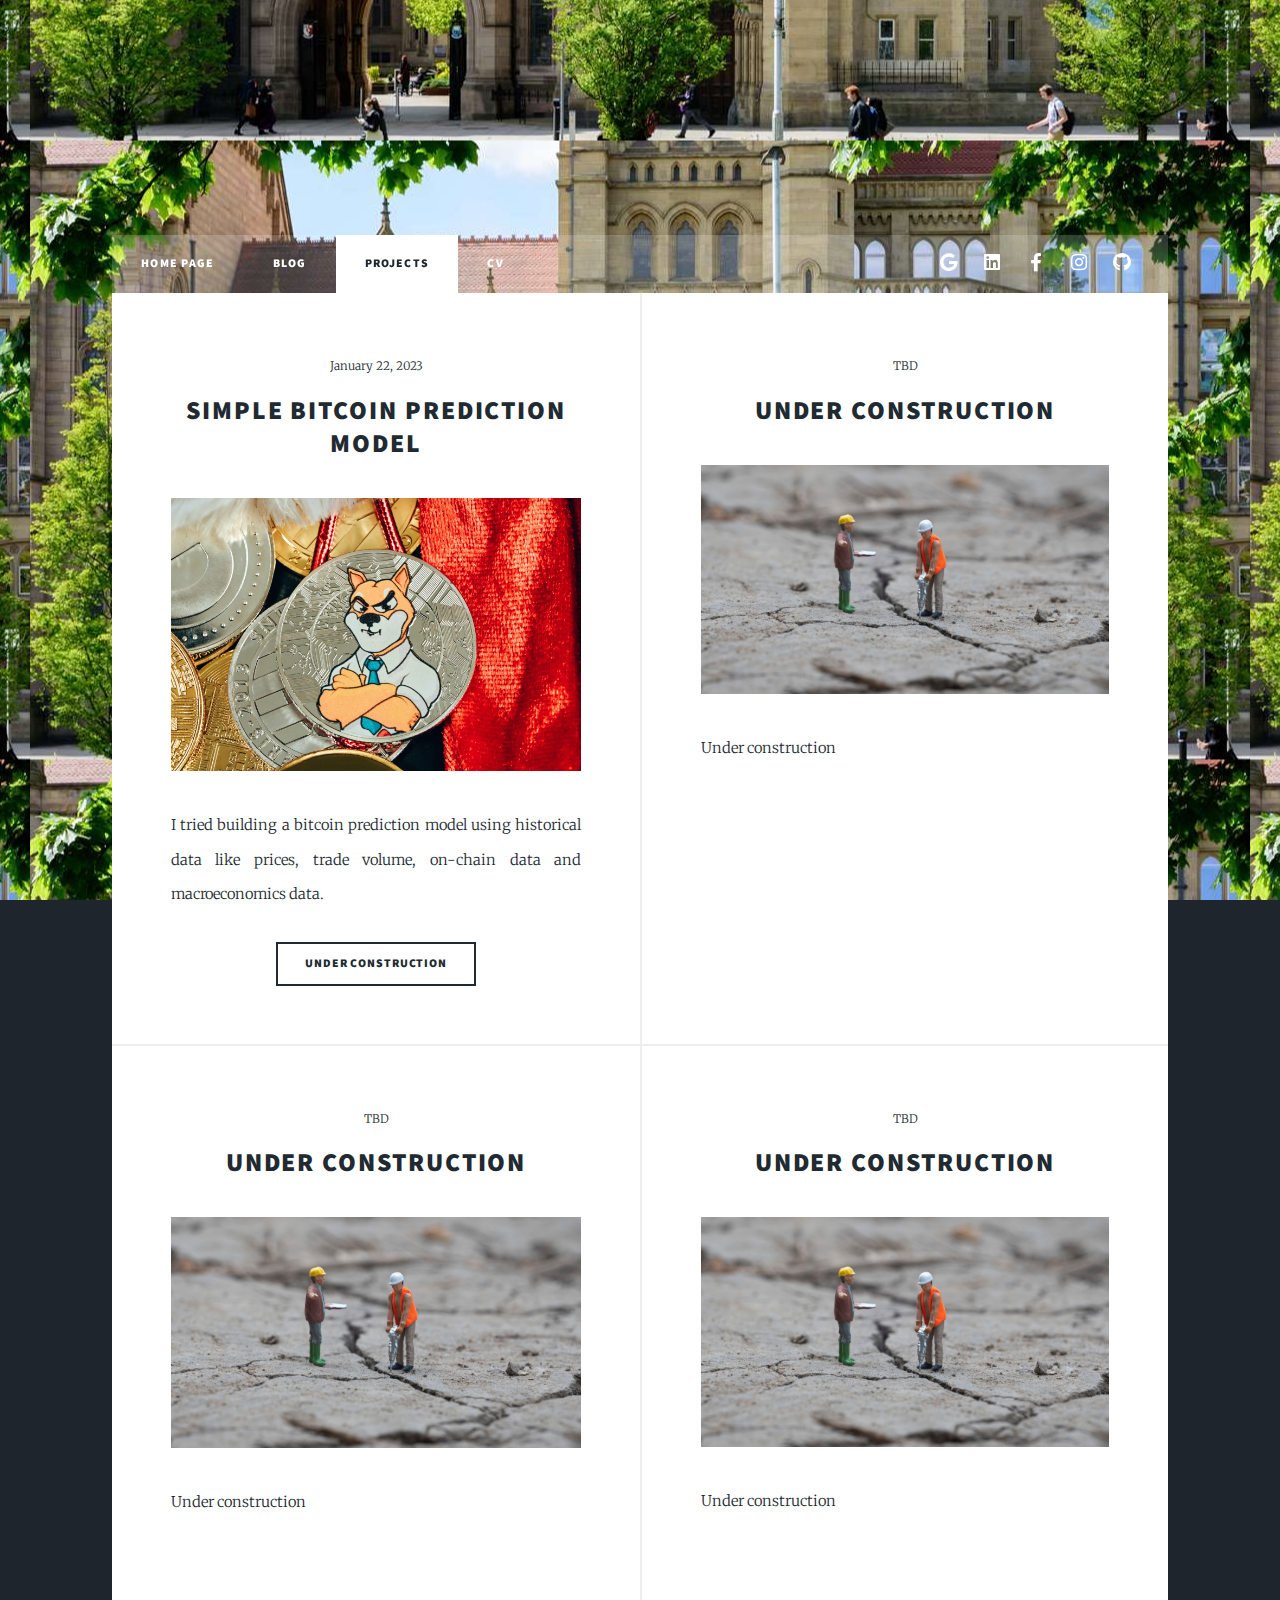
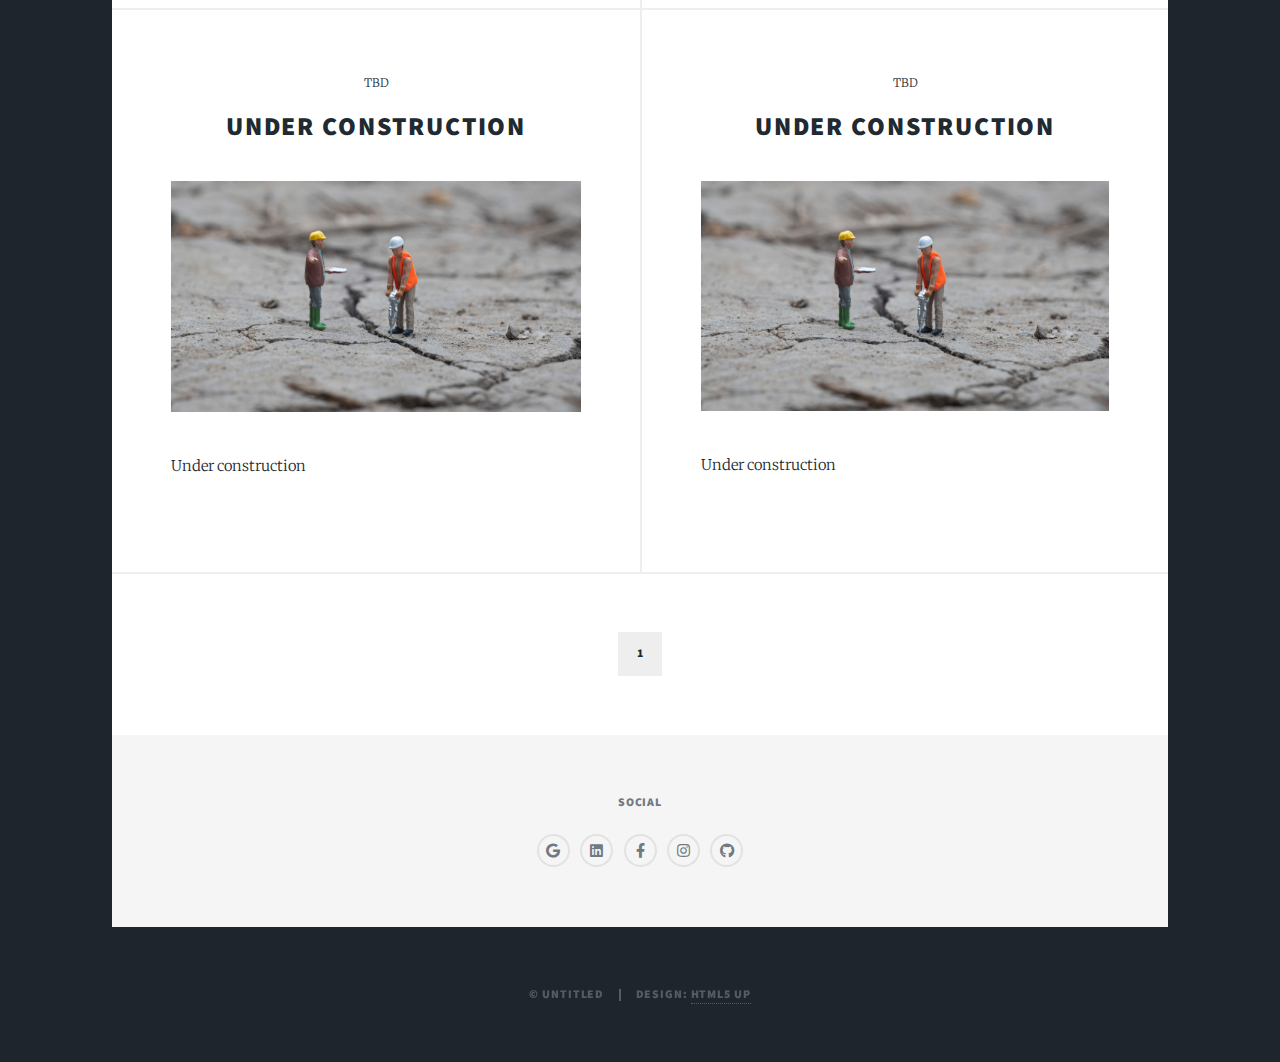
<file: projects.html>
<!DOCTYPE HTML>
<!--
	Massively by HTML5 UP
	html5up.net | @ajlkn
	Free for personal and commercial use under the CCA 3.0 license (html5up.net/license)
-->
<html>
	<head>
		<title>Projects</title>
		<meta charset="utf-8" />
		<meta name="viewport" content="width=device-width, initial-scale=1, user-scalable=no" />
		<link rel="stylesheet" href="assets/css/main.css" />
		<noscript><link rel="stylesheet" href="assets/css/noscript.css" /></noscript>
	</head>
	<body class="is-preload">

		<!-- Wrapper -->
			<div id="wrapper">

				<!-- Header -->
					<header id="header">
					</header>

				<!-- Nav -->
					<nav id="nav">
						<ul class="links">
							<li><a href="index.html">Home Page</a></li>
							<li><a href="blogs.html">Blog</a></li>
							<li class="active"><a href="projects.html">Projects</a></li>
							<li><a href="cv.html">CV</a></li>
						</ul>
						<ul class="icons">
							<li><a href="mailto:kienong2000@gmail.com" class="icon brands alt fa-google"><span class="label">Google</span></a></li>
							<li><a href="https://www.linkedin.com/in/owaikien/" class="icon brands alt fa-linkedin"><span class="label">Linkedin</span></a></li>
							<li><a href="https://www.facebook.com/waikien.ong" class="icon brands alt fa-facebook-f"><span class="label">Facebook</span></a></li>
							<li><a href="https://www.instagram.com/o_waikien/" class="icon brands alt fa-instagram"><span class="label">Instagram</span></a></li>
							<li><a href="https://github.com/owaikien" class="icon brands alt fa-github"><span class="label">GitHub</span></a></li>
						</ul>
					</nav>

				<!-- Main -->
					<div id="main">
						
						<!-- Posts -->
						<section class="posts">
							<article>
								<header>
									<span class="date">January 22, 2023</span>
									<h2><a href=>Simple Bitcoin Prediction Model</a></h2>
								</header>
								<a class="image fit"><img src="images/project1_cover.jpg" alt="coin" /></a>
								<p>I tried building a bitcoin prediction model using historical data like prices, trade volume, on-chain data and macroeconomics data. </p>
								<ul class="actions special">
									<li><a href="" class="button">UNDER CONSTRUCTION</a></li>
								</ul>
							</article>
							<article>
								<header>
									<span class="date">TBD</span>
									<h2><a href="#">Under Construction</a></h2>
								</header>
								<a class="image fit"><img src="images/construction.jpg" alt="construction" /></a>
								<p>Under construction</p>
								<ul class="actions special">
								</ul>
							</article>
							<article>
								<header>
									<span class="date">TBD</span>
									<h2><a href="#">Under Construction</a></h2>
								</header>
								<a class="image fit"><img src="images/construction.jpg" alt="construction" /></a>
								<p>Under construction</p>
								<ul class="actions special">
								</ul>
							</article>
							<article>
								<header>
									<span class="date">TBD</span>
									<h2><a href="#">Under Construction</a></h2>
								</header>
								<a class="image fit"><img src="images/construction.jpg" alt="construction" /></a>
								<p>Under construction</p>
								<ul class="actions special">
								</ul>
							</article>
							<article>
								<header>
									<span class="date">TBD</span>
									<h2><a href="#">Under Construction</a></h2>
								</header>
								<a class="image fit"><img src="images/construction.jpg" alt="construction" /></a>
								<p>Under construction</p>
								<ul class="actions special">
								</ul>
							</article>
							<article>
								<header>
									<span class="date">TBD</span>
									<h2><a href="#">Under Construction</a></h2>
								</header>
								<a class="image fit"><img src="images/construction.jpg" alt="construction" /></a>
								<p>Under construction</p>
								<ul class="actions special">
								</ul>
							</article>
						</section>

					<!-- Footer -->
						<footer>
							<div class="pagination">
								<!--<a href="#" class="previous">Prev</a>-->
								<a href="#" class="page active">1</a>

							</div>
						</footer>

					</div>

				<!-- Footer -->
				<footer id="footer">
					<section>
						<section>
						<section style="text-align:center">
							<h3>Social</h3>
							<ul class="icons alt">
								<li><a href="mailto:kienong2000@gmail.com" class="icon brands alt fa-google"><span class="label">Google</span></a></li>
								<li><a href="https://www.linkedin.com/in/owaikien/" class="icon brands alt fa-linkedin"><span class="label">Linkedin</span></a></li>
								<li><a href="https://www.facebook.com/waikien.ong" class="icon brands alt fa-facebook-f"><span class="label">Facebook</span></a></li>
								<li><a href="https://www.instagram.com/o_waikien/" class="icon brands alt fa-instagram"><span class="label">Instagram</span></a></li>
								<li><a href="https://github.com/owaikien" class="icon brands alt fa-github"><span class="label">GitHub</span></a></li>
							</ul>
						</section>
					</section>
				</footer>

				<!-- Copyright -->
					<div id="copyright">
						<ul><li>&copy; Untitled</li><li>Design: <a href="https://html5up.net">HTML5 UP</a></li></ul>
					</div>

			</div>

		<!-- Scripts -->
			<script src="assets/js/jquery.min.js"></script>
			<script src="assets/js/jquery.scrollex.min.js"></script>
			<script src="assets/js/jquery.scrolly.min.js"></script>
			<script src="assets/js/browser.min.js"></script>
			<script src="assets/js/breakpoints.min.js"></script>
			<script src="assets/js/util.js"></script>
			<script src="assets/js/main.js"></script>

	</body>
</html>
</file>
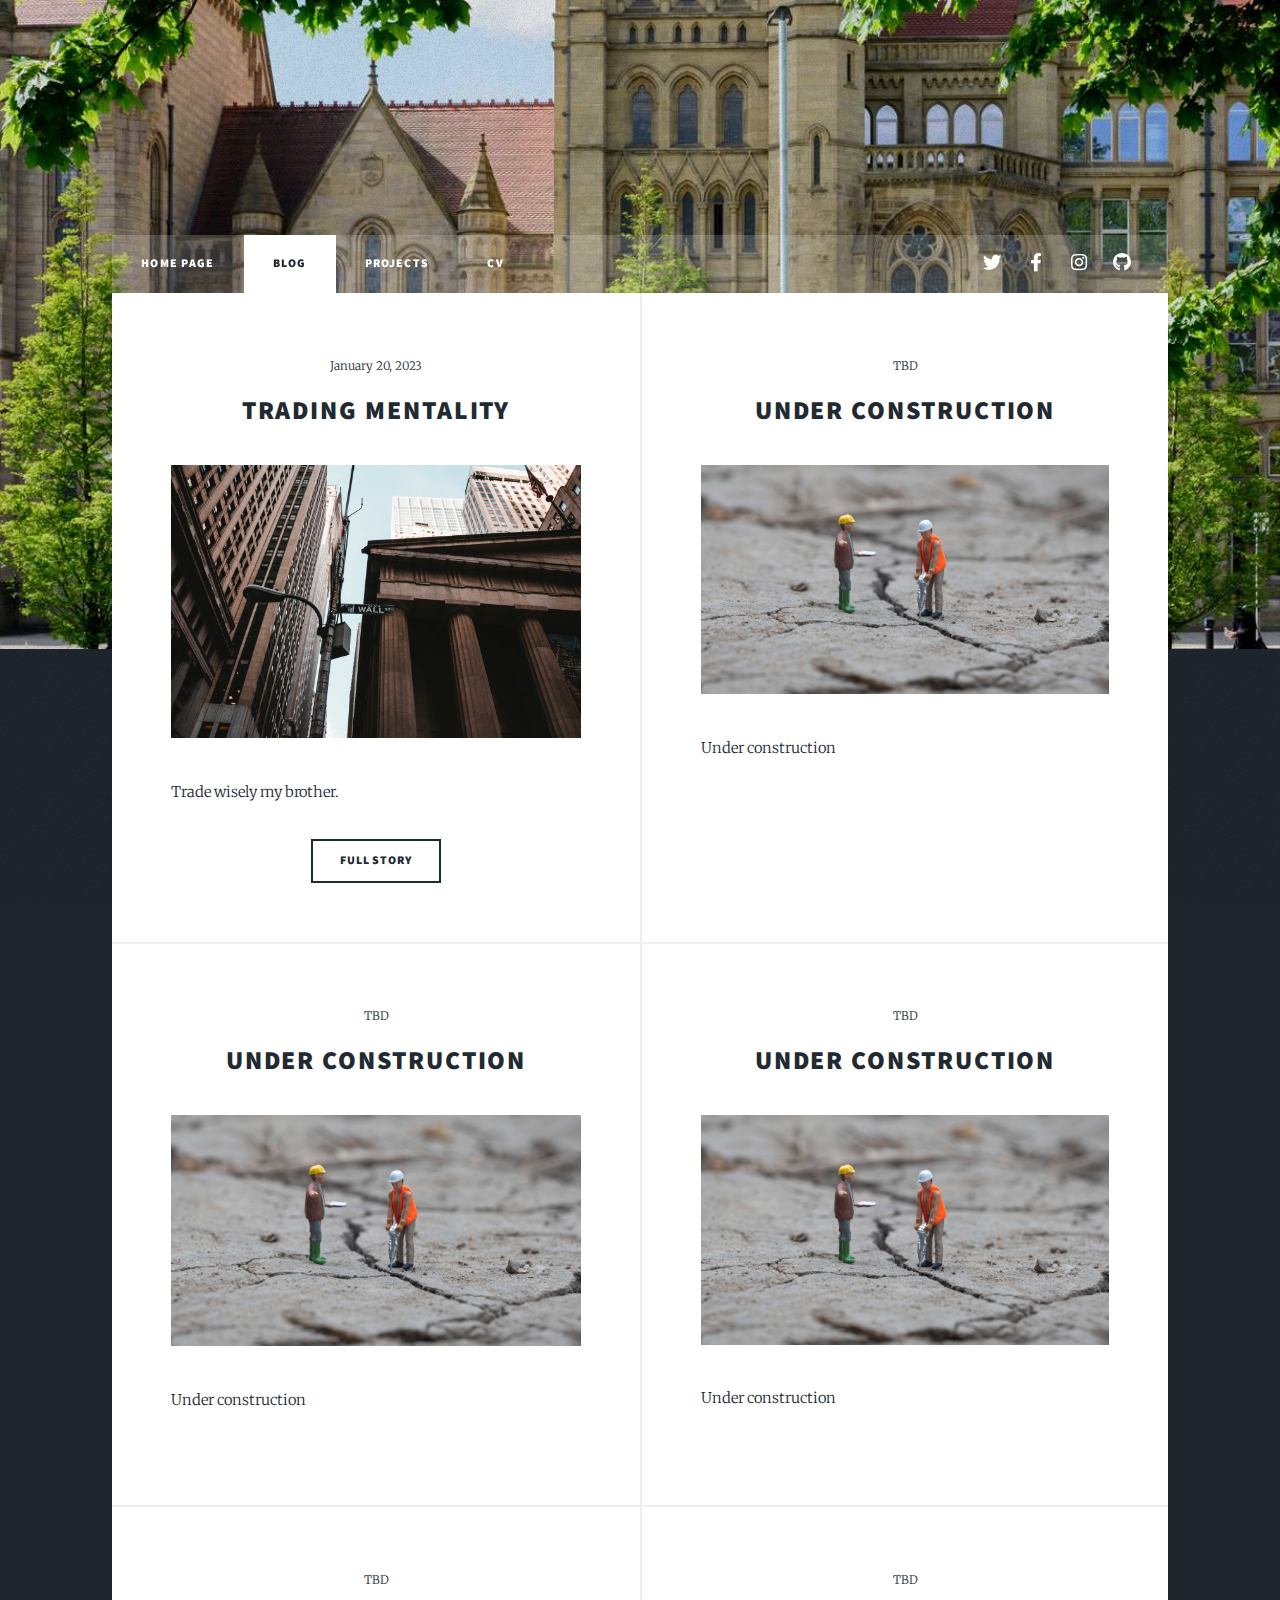
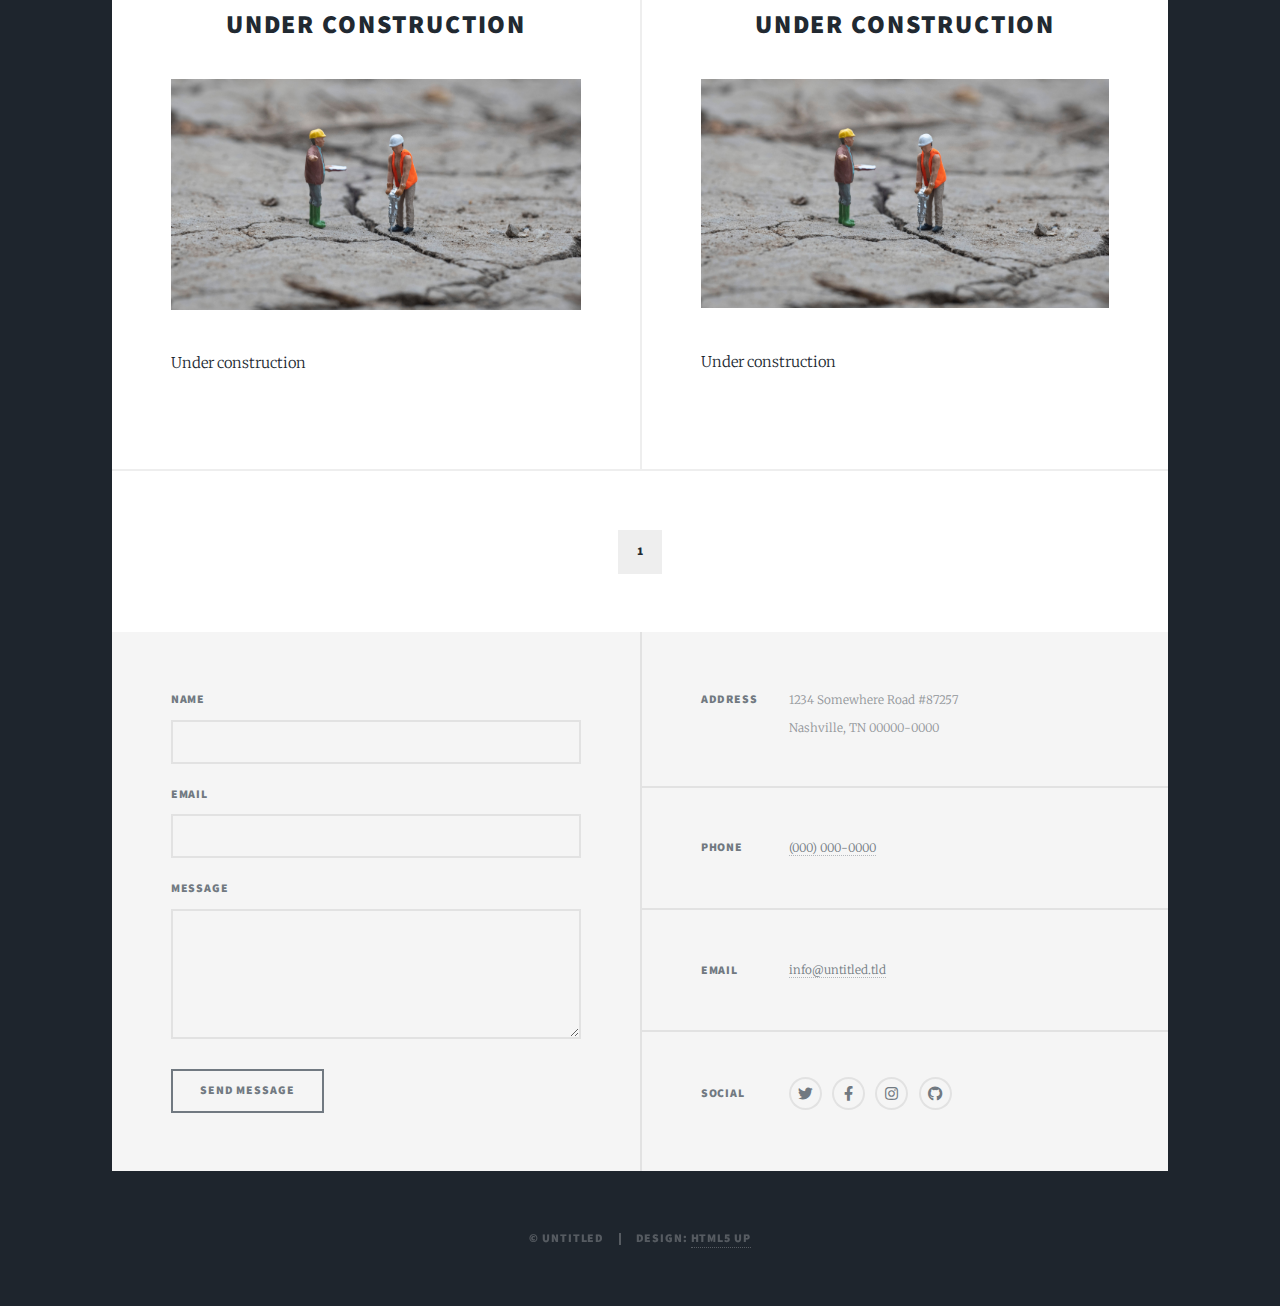
<file: my_website/blogs.html>
<!DOCTYPE HTML>
<!--
	Massively by HTML5 UP
	html5up.net | @ajlkn
	Free for personal and commercial use under the CCA 3.0 license (html5up.net/license)
-->
<html>
	<head>
		<title>Blog</title>
		<meta charset="utf-8" />
		<meta name="viewport" content="width=device-width, initial-scale=1, user-scalable=no" />
		<link rel="stylesheet" href="assets/css/main.css" />
		<noscript><link rel="stylesheet" href="assets/css/noscript.css" /></noscript>
	</head>
	<body class="is-preload">

		<!-- Wrapper -->
			<div id="wrapper">

				<!-- Header -->
					<header id="header">
					</header>

				<!-- Nav -->
					<nav id="nav">
						<ul class="links">
							<li><a href="index.html">Home Page</a></li>
							<li class="active"><a href="blogs.html">Blog</a></li>
							<li><a href="projects.html">Projects</a></li>
							<li><a href="cv.html">CV</a></li>
						</ul>
						<ul class="icons">
							<li><a href="#" class="icon brands fa-twitter"><span class="label">Twitter</span></a></li>
							<li><a href="#" class="icon brands fa-facebook-f"><span class="label">Facebook</span></a></li>
							<li><a href="#" class="icon brands fa-instagram"><span class="label">Instagram</span></a></li>
							<li><a href="#" class="icon brands fa-github"><span class="label">GitHub</span></a></li>
						</ul>
					</nav>

				<!-- Main -->
					<div id="main">
						
						<!-- Posts -->
						<section class="posts">
							<article>
								<header>
									<span class="date">January 20, 2023</span>
									<h2><a href="mentality.html">Trading Mentality</a></h2>
								</header>
								<a class="image fit"><img src="images/wall_street.jpg" alt="wallstreet" /></a>
								<p>Trade wisely my brother.</p>
								<ul class="actions special">
									<li><a href="mentality.html" class="button">Full Story</a></li>
								</ul>
							</article>
							<article>
								<header>
									<span class="date">TBD</span>
									<h2><a href="#">Under Construction</a></h2>
								</header>
								<a class="image fit"><img src="images/construction.jpg" alt="construction" /></a>
								<p>Under construction</p>
								<ul class="actions special">
								</ul>
							</article>
							<article>
								<header>
									<span class="date">TBD</span>
									<h2><a href="#">Under Construction</a></h2>
								</header>
								<a class="image fit"><img src="images/construction.jpg" alt="construction" /></a>
								<p>Under construction</p>
								<ul class="actions special">
								</ul>
							</article>
							<article>
								<header>
									<span class="date">TBD</span>
									<h2><a href="#">Under Construction</a></h2>
								</header>
								<a class="image fit"><img src="images/construction.jpg" alt="construction" /></a>
								<p>Under construction</p>
								<ul class="actions special">
								</ul>
							</article>
							<article>
								<header>
									<span class="date">TBD</span>
									<h2><a href="#">Under Construction</a></h2>
								</header>
								<a class="image fit"><img src="images/construction.jpg" alt="construction" /></a>
								<p>Under construction</p>
								<ul class="actions special">
								</ul>
							</article>
							<article>
								<header>
									<span class="date">TBD</span>
									<h2><a href="#">Under Construction</a></h2>
								</header>
								<a class="image fit"><img src="images/construction.jpg" alt="construction" /></a>
								<p>Under construction</p>
								<ul class="actions special">
								</ul>
							</article>
						</section>

					<!-- Footer -->
						<footer>
							<div class="pagination">
								<!--<a href="#" class="previous">Prev</a>-->
								<a href="#" class="page active">1</a>

							</div>
						</footer>

					</div>

				<!-- Footer -->
					<footer id="footer">
						<section>
							<form method="post" action="#">
								<div class="fields">
									<div class="field">
										<label for="name">Name</label>
										<input type="text" name="name" id="name" />
									</div>
									<div class="field">
										<label for="email">Email</label>
										<input type="text" name="email" id="email" />
									</div>
									<div class="field">
										<label for="message">Message</label>
										<textarea name="message" id="message" rows="3"></textarea>
									</div>
								</div>
								<ul class="actions">
									<li><input type="submit" value="Send Message" /></li>
								</ul>
							</form>
						</section>
						<section class="split contact">
							<section class="alt">
								<h3>Address</h3>
								<p>1234 Somewhere Road #87257<br />
								Nashville, TN 00000-0000</p>
							</section>
							<section>
								<h3>Phone</h3>
								<p><a href="#">(000) 000-0000</a></p>
							</section>
							<section>
								<h3>Email</h3>
								<p><a href="#">info@untitled.tld</a></p>
							</section>
							<section>
								<h3>Social</h3>
								<ul class="icons alt">
									<li><a href="#" class="icon brands alt fa-twitter"><span class="label">Twitter</span></a></li>
									<li><a href="#" class="icon brands alt fa-facebook-f"><span class="label">Facebook</span></a></li>
									<li><a href="#" class="icon brands alt fa-instagram"><span class="label">Instagram</span></a></li>
									<li><a href="#" class="icon brands alt fa-github"><span class="label">GitHub</span></a></li>
								</ul>
							</section>
						</section>
					</footer>

				<!-- Copyright -->
					<div id="copyright">
						<ul><li>&copy; Untitled</li><li>Design: <a href="https://html5up.net">HTML5 UP</a></li></ul>
					</div>

			</div>

		<!-- Scripts -->
			<script src="assets/js/jquery.min.js"></script>
			<script src="assets/js/jquery.scrollex.min.js"></script>
			<script src="assets/js/jquery.scrolly.min.js"></script>
			<script src="assets/js/browser.min.js"></script>
			<script src="assets/js/breakpoints.min.js"></script>
			<script src="assets/js/util.js"></script>
			<script src="assets/js/main.js"></script>

	</body>
</html>
</file>
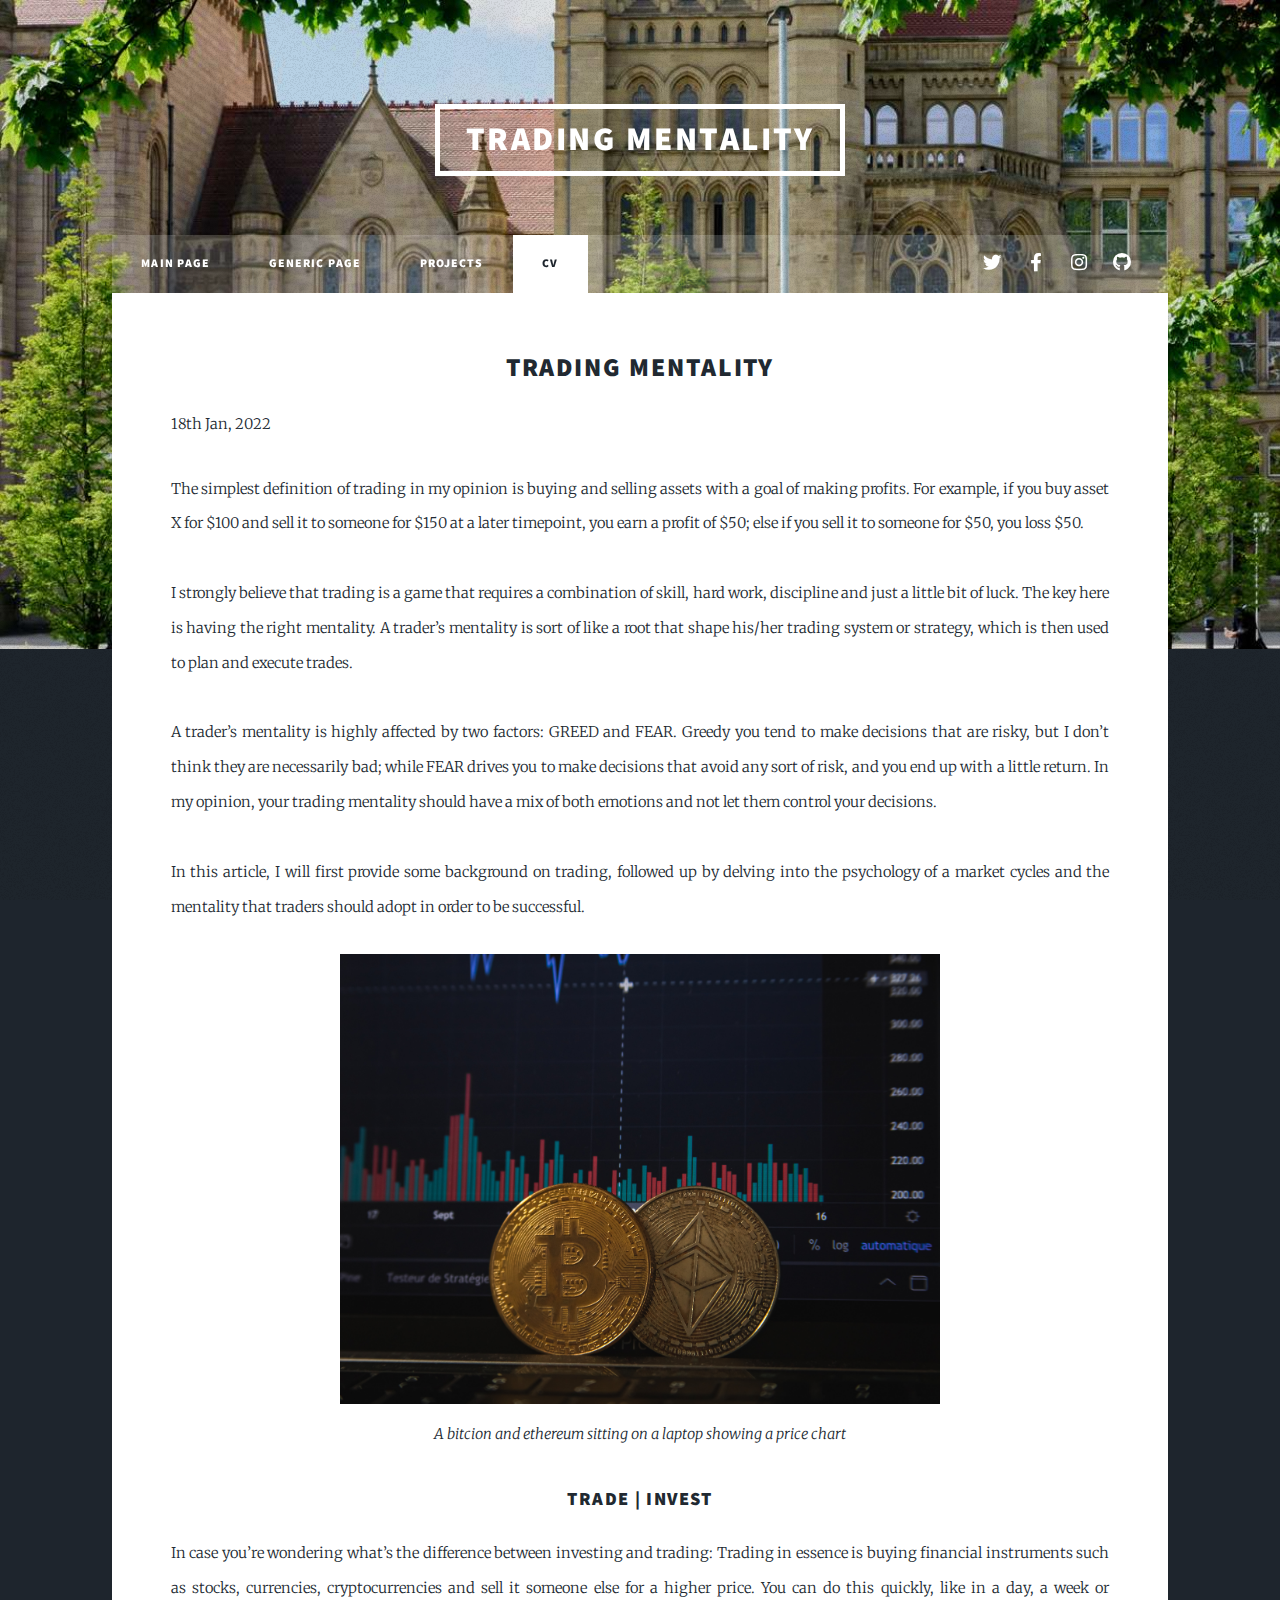
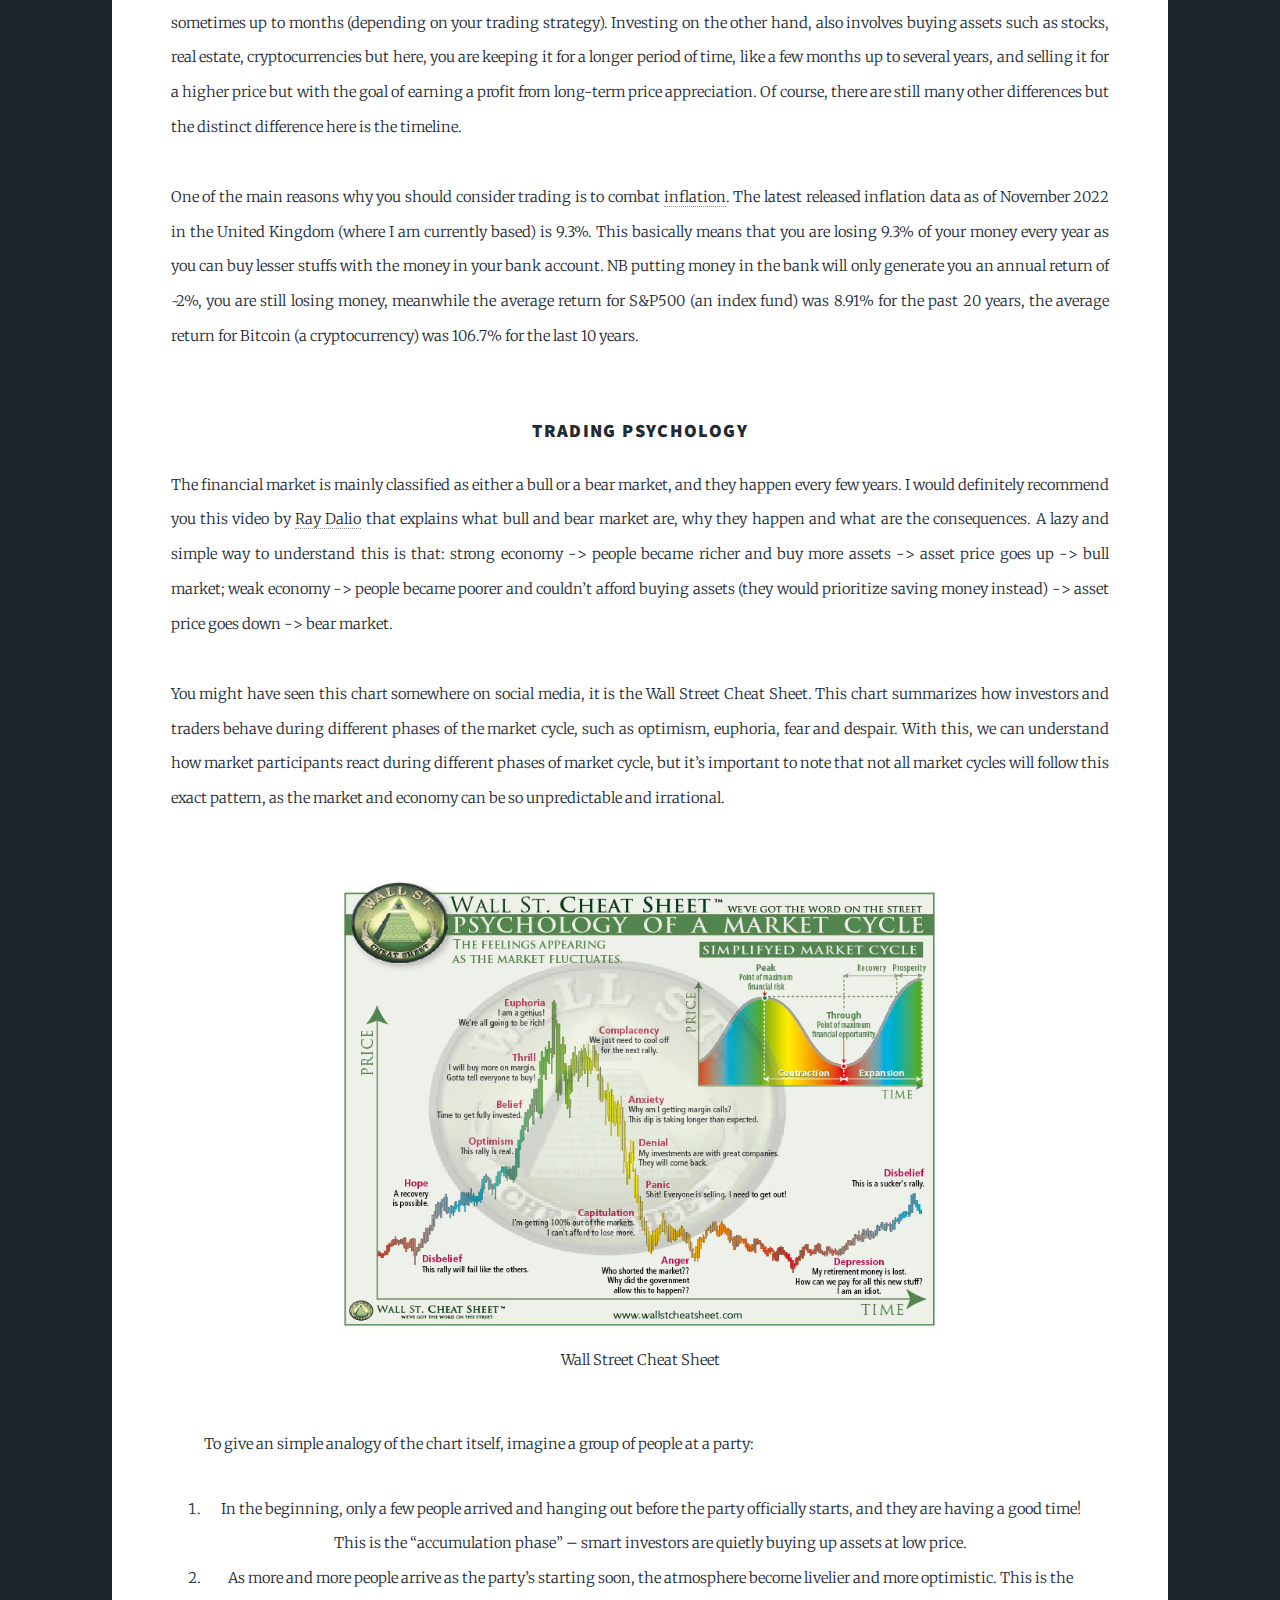
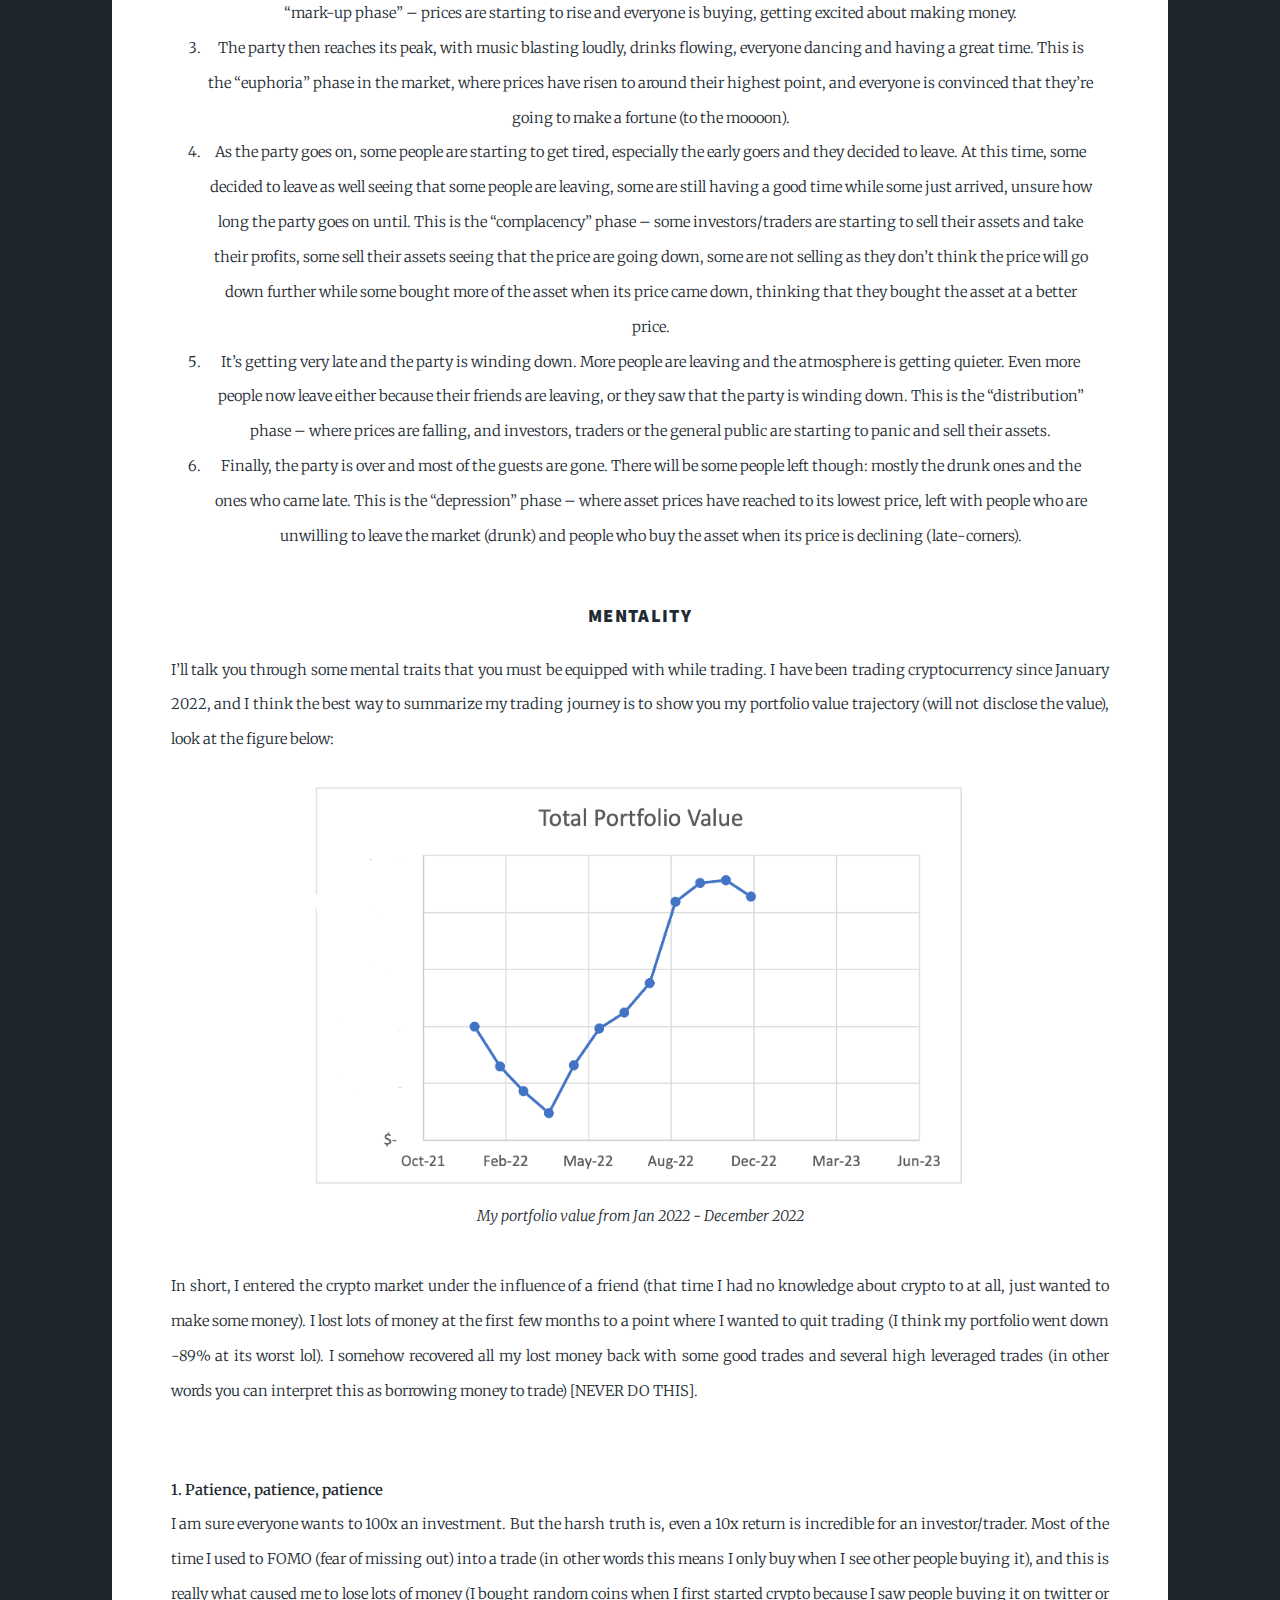
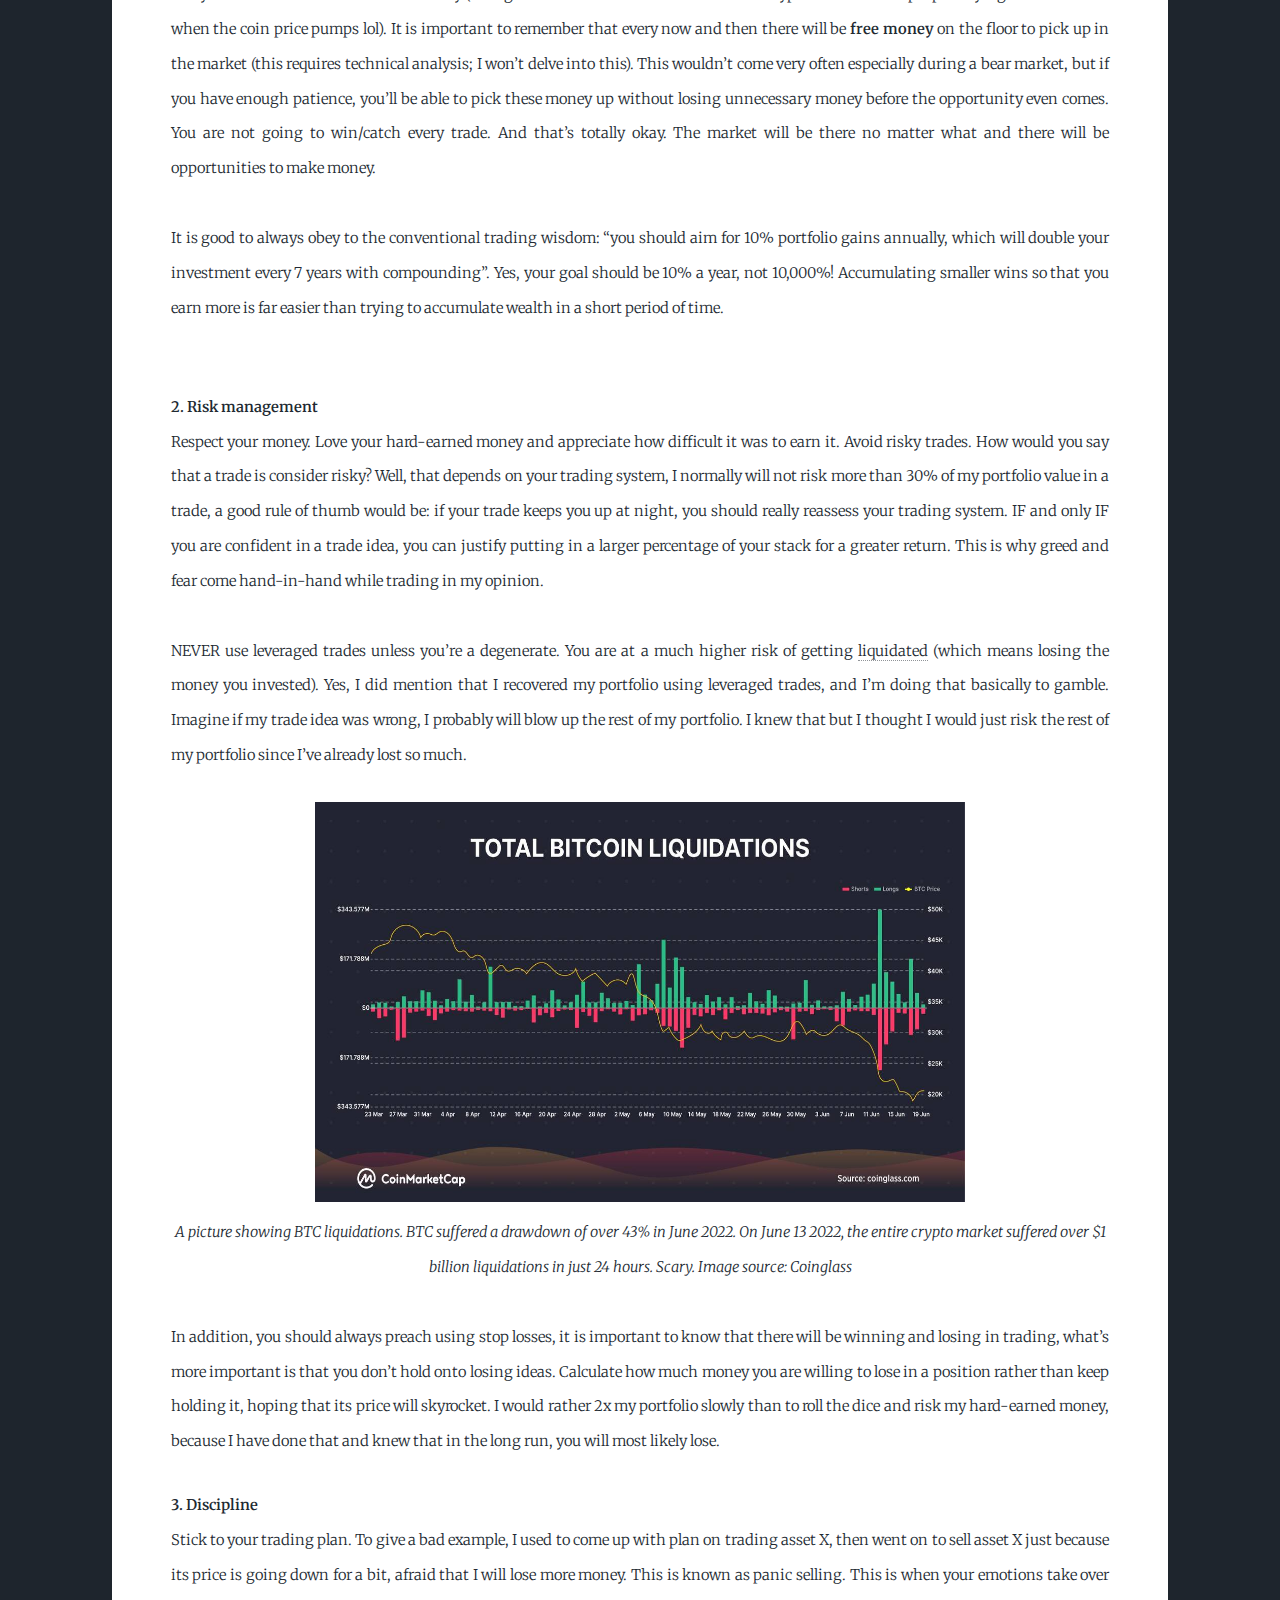
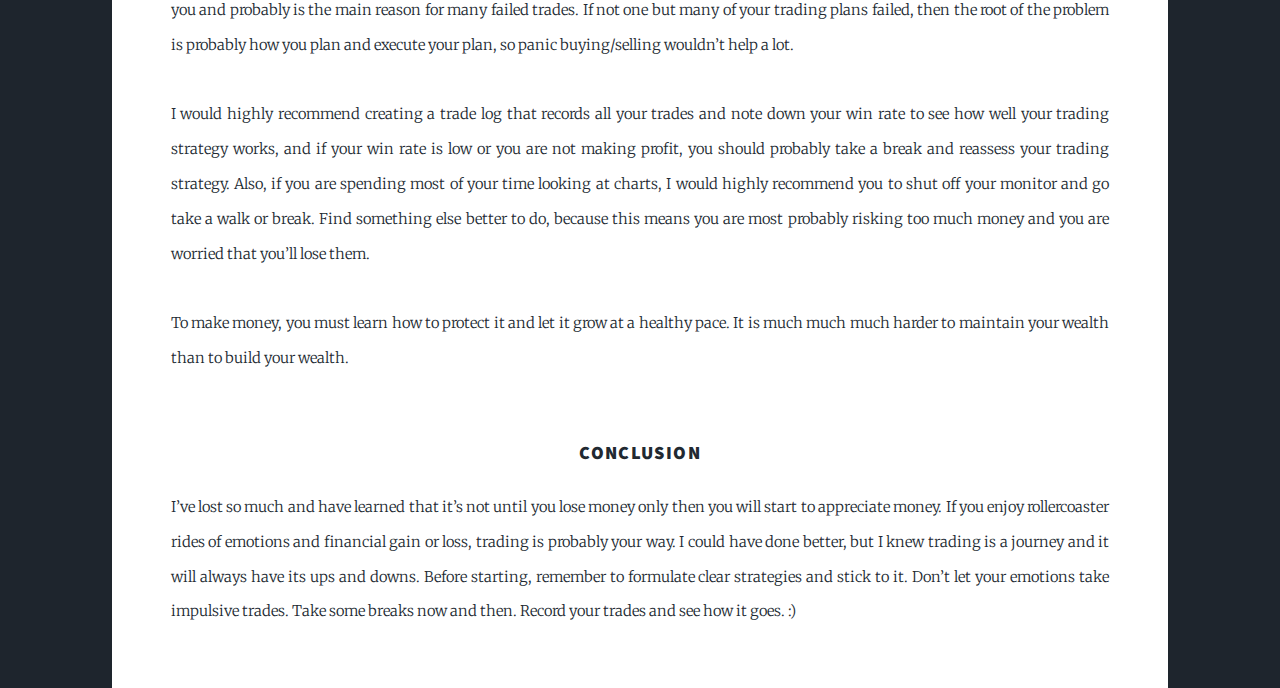
<file: my_website/mentality.html>
<!DOCTYPE HTML>
<html>
	<head>
		<title>Trading mentality</title>
		<meta charset="utf-8" />
		<meta name="viewport" content="width=device-width, initial-scale=1, user-scalable=no" />
		<link rel="stylesheet" href="assets/css/main.css" />
		<noscript><link rel="stylesheet" href="assets/css/noscript.css" /></noscript>
	</head>
	<body class="is-preload">

		<!-- Wrapper -->
			<div id="wrapper">

				<!-- Header -->
					<header id="header">
						<a class="logo">Trading Mentality</a>
					</header>

				<!-- Nav -->
					<nav id="nav">
						<ul class="links">
							<li><a href="index.html">Main Page</a></li>
							<li><a href="blogs.html">Generic Page</a></li>
							<li><a href="projects.html">Projects</a></li>
							<li class="active"><a href="cv.html">CV</a></li>
						</ul>
						<ul class="icons">
							<li><a href="#" class="icon brands fa-twitter"><span class="label">Twitter</span></a></li>
							<li><a href="#" class="icon brands fa-facebook-f"><span class="label">Facebook</span></a></li>
							<li><a href="#" class="icon brands fa-instagram"><span class="label">Instagram</span></a></li>
							<li><a href="#" class="icon brands fa-github"><span class="label">GitHub</span></a></li>
						</ul>
					</nav>
					


					<div id="main">
						<header class="major">
							<h2>Trading Mentality</h2>
							<div class="center-align"><p >18th Jan, 2022</p></div>
							<div>
								<p>The simplest definition of trading in my opinion is buying and selling assets with a goal of making profits. For example, if you buy asset X for $100 and sell it to someone for $150 at a later timepoint, you earn a profit of $50; else if you sell it to someone for $50, you loss $50. 
									<br />
									<br />
									I strongly believe that trading is a game that requires a combination of skill, hard work, discipline and just a little bit of luck. The key here is having the right mentality. A trader’s mentality is sort of like a root that shape his/her trading system or strategy, which is then used to plan and execute trades.
									<br />
									<br />
									A trader’s mentality is highly affected by two factors: GREED and FEAR. Greedy you tend to make decisions that are risky, but I don’t think they are necessarily bad; while FEAR drives you to make decisions that avoid any sort of risk, and you end up with a little return. In my opinion, your trading mentality should have a mix of both emotions and not let them control your decisions.
									<br />
									<br />
									In this article, I will first provide some background on trading, followed up by delving into the psychology of a market cycles and the mentality that traders should adopt in order to be successful.
								</p>
									<figure>
										<img src="images/btc.jpg" alt = "Italian Trulli" width="600" height="450">	
										<figcaption style="font-style: italic;">A bitcion and ethereum sitting on a laptop showing a price chart</figcaption>
									</figure>
									<br />
									<h3>Trade | Invest</h3>
								<p>
									In case you’re wondering what’s the difference between investing and trading: Trading in essence is buying financial instruments such as stocks, currencies, cryptocurrencies and sell it someone else for a higher price. You can do this quickly, like in a day, a week or sometimes up to months (depending on your trading strategy). Investing on the other hand, also involves buying assets such as stocks, real estate, cryptocurrencies but here, you are keeping it for a longer period of time, like a few months up to several years, and selling it for a higher price but with the goal of earning a profit from long-term price appreciation. Of course, there are still many other differences but the distinct difference here is the timeline.
									<br />
									<br />
									One of the main reasons why you should consider trading is to combat <a href="https://www.lynalden.com/inflation/">inflation</a>. The latest released inflation data as of November 2022 in the United Kingdom (where I am currently based) is 9.3%. This basically means that you are losing 9.3% of your money every year as you can buy lesser stuffs with the money in your bank account. NB putting money in the bank will only generate you an annual return of ~2%, you are still losing money, meanwhile the average return for S&P500 (an index fund) was 8.91% for the past 20 years, the average return for Bitcoin (a cryptocurrency) was 106.7% for the last 10 years.
									<br />
									<br />
								</p>

								<h3>Trading psychology</h3>
								<p>
									The financial market is mainly classified as either a bull or a bear market, and they happen every few years. I would definitely recommend you this video by <a href="https://www.youtube.com/watch?v=PHe0bXAIuk0">Ray Dalio</a> that explains what bull and bear market are, why they happen and what are the consequences. A lazy and simple way to understand this is that: strong economy -> people became richer and buy more assets -> asset price goes up -> bull market; weak economy -> people became poorer and couldn’t afford buying assets (they would prioritize saving money instead) -> asset price goes down -> bear market.
									<br />
									<br />
									You might have seen this chart somewhere on social media, it is the Wall Street Cheat Sheet. This chart summarizes how investors and traders behave during different phases of the market cycle, such as optimism, euphoria, fear and despair. With this, we can understand how market participants react during different phases of market cycle, but it’s important to note that not all market cycles will follow this exact pattern, as the market and economy can be so unpredictable and irrational.
									<br />
									<br />
								</p>
								<figure>
									<img src="images/ws_cs.jpg" alt = "Italian Trulli" width="600" height="450">	
									<figcaption>Wall Street Cheat Sheet</figcaption>
								</figure>
								<br />
								<ol type="1" class="hahaha">
									<p>To give an simple analogy of the chart itself, imagine a group of people at a party:</p>
									<li>In the beginning, only a few people arrived and hanging out before the party officially starts, and they are having a good time! This is the “accumulation phase” – smart investors are quietly buying up assets at low price.</li>
									<li>As more and more people arrive as the party’s starting soon, the atmosphere become livelier and more optimistic. This is the “mark-up phase” – prices are starting to rise and everyone is buying, getting excited about making money.</li>
									<li>The party then reaches its peak, with music blasting loudly, drinks flowing, everyone dancing and having a great time. This is the “euphoria” phase in the market, where prices have risen to around their highest point, and everyone is convinced that they’re going to make a fortune (to the moooon).</li>
									<li>As the party goes on, some people are starting to get tired, especially the early goers and they decided to leave. At this time, some decided to leave as well seeing that some people are leaving, some are still having a good time while some just arrived, unsure how long the party goes on until. This is the “complacency” phase – some investors/traders are starting to sell their assets and take their profits, some sell their assets seeing that the price are going down, some are not selling as they don’t think the price will go down further while some bought more of the asset when its price came down, thinking that they bought the asset at a better price.  </li>
									<li>It’s getting very late and the party is winding down. More people are leaving and the atmosphere is getting quieter. Even more people now leave either because their friends are leaving, or they saw that the party is winding down.  This is the “distribution” phase – where prices are falling, and investors, traders or the general public are starting to panic and sell their assets. </li>
									<li>Finally, the party is over and most of the guests are gone. There will be some people left though: mostly the drunk ones and the ones who came late. This is the “depression” phase – where asset prices have reached to its lowest price, left with people who are unwilling to leave the market (drunk) and people who buy the asset when its price is declining (late-comers). </li>
								</ol>
								<br />
								
								<h3>Mentality</h3>
								<p>I’ll talk you through some mental traits that you must be equipped with while trading. I have been trading cryptocurrency since January 2022, and I think the best way to summarize my trading journey is to show you my portfolio value trajectory (will not disclose the value), look at the figure below:</p>
								<figure>
									<img src="images/portfolio_value.png" alt = "portolio" width="650" height="400">	
									<figcaption style="font-style: italic;">My portfolio value from Jan 2022 - December 2022</figcaption>
								</figure>
								<br />
								<p>In short, I entered the crypto market under the influence of a friend (that time I had no knowledge about crypto to at all, just wanted to make some money). I lost lots of money at the first few months to a point where I wanted to quit trading (I think my portfolio went down -89% at its worst lol). I somehow recovered all my lost money back with some good trades and several high leveraged trades (in other words you can interpret this as borrowing money to trade) [NEVER DO THIS]. </p>
								<br />
								<p>
									<strong>1. Patience, patience, patience</strong><br />
									I am sure everyone wants to 100x an investment. But the harsh truth is, even a 10x return is incredible for an investor/trader. Most of the time I used to FOMO (fear of missing out) into a trade (in other words this means I only buy when I see other people buying it), and this is really what caused me to lose lots of money (I bought random coins when I first started crypto because I saw people buying it on twitter or when the coin price pumps lol). It is important to remember that every now and then there will be <strong>free money</strong> on the floor to pick up in the market (this requires technical analysis; I won’t delve into this). This wouldn’t come very often especially during a bear market, but if you have enough patience, you’ll be able to pick these money up without losing unnecessary money before the opportunity even comes.
									You are not going to win/catch every trade. And that’s totally okay. The market will be there no matter what and there will be opportunities to make money. 
									<br />
									<br />
									It is good to always obey to the conventional trading wisdom: “you should aim for 10% portfolio gains annually, which will double your investment every 7 years with compounding”. Yes, your goal should be 10% a year, not 10,000%! Accumulating smaller wins so that you earn more is far easier than trying to accumulate wealth in a short period of time. 
									<br />
									<br />
								</p>

								<p><strong>2. Risk management</strong><br />
									Respect your money. Love your hard-earned money and appreciate how difficult it was to earn it. Avoid risky trades. How would you say that a trade is consider risky? Well, that depends on your trading system, I normally will not risk more than 30% of my portfolio value in a trade, a good rule of thumb would be: if your trade keeps you up at night, you should really reassess your trading system. IF and only IF you are confident in a trade idea, you can justify putting in a larger percentage of your stack for a greater return. This is why greed and fear come hand-in-hand while trading in my opinion.
									<br />
									<br />
									NEVER use leveraged trades unless you’re a degenerate. You are at a much higher risk of getting <a href="https://www.trality.com/blog/what-is-liquidation-in-crypto">liquidated</a> (which means losing the money you invested). Yes, I did mention that I recovered my portfolio using leveraged trades, and I’m doing that basically to gamble. Imagine if my trade idea was wrong, I probably will blow up the rest of my portfolio. I knew that but I thought I would just risk the rest of my portfolio since I’ve already lost so much.
								</p>
								<figure>
									<img src="images/liquidations.jpg" alt = "portolio" width="650" height="400">	
									<figcaption style="font-style: italic;">A picture showing BTC liquidations. BTC suffered a drawdown of over 43% in June 2022. On June 13 2022, the entire crypto market suffered over $1 billion liquidations in just 24 hours. Scary. Image source: Coinglass</figcaption>
								</figure>
								<br />
								<p>
									In addition, you should always preach using stop losses, it is important to know that there will be winning and losing in trading, what’s more important is that you don’t hold onto losing ideas. Calculate how much money you are willing to lose in a position rather than keep holding it, hoping that its price will skyrocket. I would rather 2x my portfolio slowly than to roll the dice and risk my hard-earned money, because I have done that and knew that in the long run, you will most likely lose.
								</p>

								<p><strong>3. Discipline</strong><br />
									Stick to your trading plan. To give a bad example, I used to come up with plan on trading asset X, then went on to sell asset X just because its price is going down for a bit, afraid that I will lose more money. This is known as panic selling. This is when your emotions take over you and probably is the main reason for many failed trades. If not one but many of your trading plans failed, then the root of the problem is probably how you plan and execute your plan, so panic buying/selling wouldn’t help a lot.
									<br />
									<br />
									I would highly recommend creating a trade log that records all your trades and note down your win rate to see how well your trading strategy works, and if your win rate is low or you are not making profit, you should probably take a break and reassess your trading strategy. Also, if you are spending most of your time looking at charts, I would highly recommend you to shut off your monitor and go take a walk or break. Find something else better to do, because this means you are most probably risking too much money and you are worried that you’ll lose them. 
									<br />
									<br />
									To make money, you must learn how to protect it and let it grow at a healthy pace. It is much much much harder to maintain your wealth than to build your wealth. 
									<br />
									<br />
								</p>

								<h3>Conclusion</h3>
								<p>I’ve lost so much and have learned that it’s not until you lose money only then you will start to appreciate money.  If you enjoy rollercoaster rides of emotions and financial gain or loss, trading is probably your way. I could have done better, but I knew trading is a journey and it will always have its ups and downs. Before starting, remember to formulate clear strategies and stick to it. Don’t let your emotions take impulsive trades. Take some breaks now and then. Record your trades and see how it goes. :) </p>
							</div>
						</header>
					</div>
			</div>

		<!-- Scripts -->
		<script src="assets/js/jquery.min.js"></script>
		<script src="assets/js/jquery.scrollex.min.js"></script>
		<script src="assets/js/jquery.scrolly.min.js"></script>
		<script src="assets/js/browser.min.js"></script>
		<script src="assets/js/breakpoints.min.js"></script>
		<script src="assets/js/util.js"></script>
		<script src="assets/js/main.js"></script>
	
	</body>
</html>
</file>
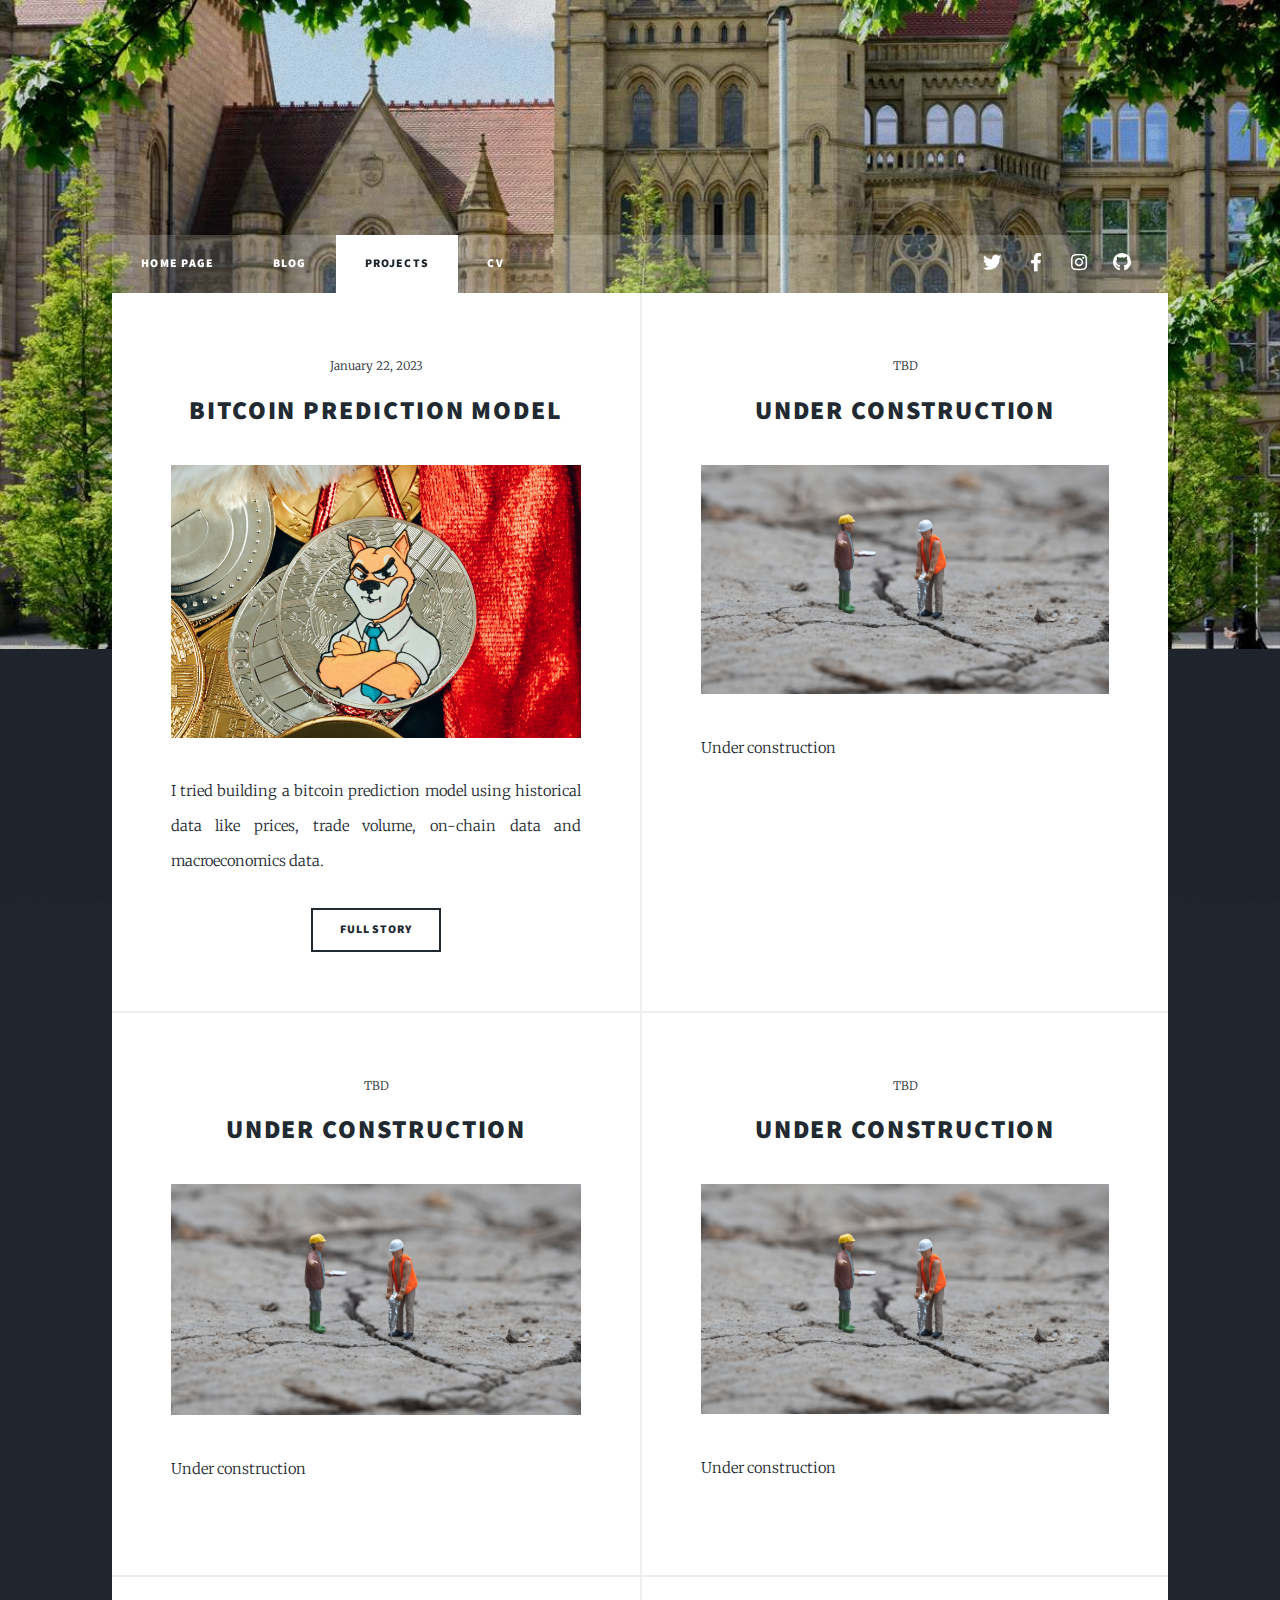
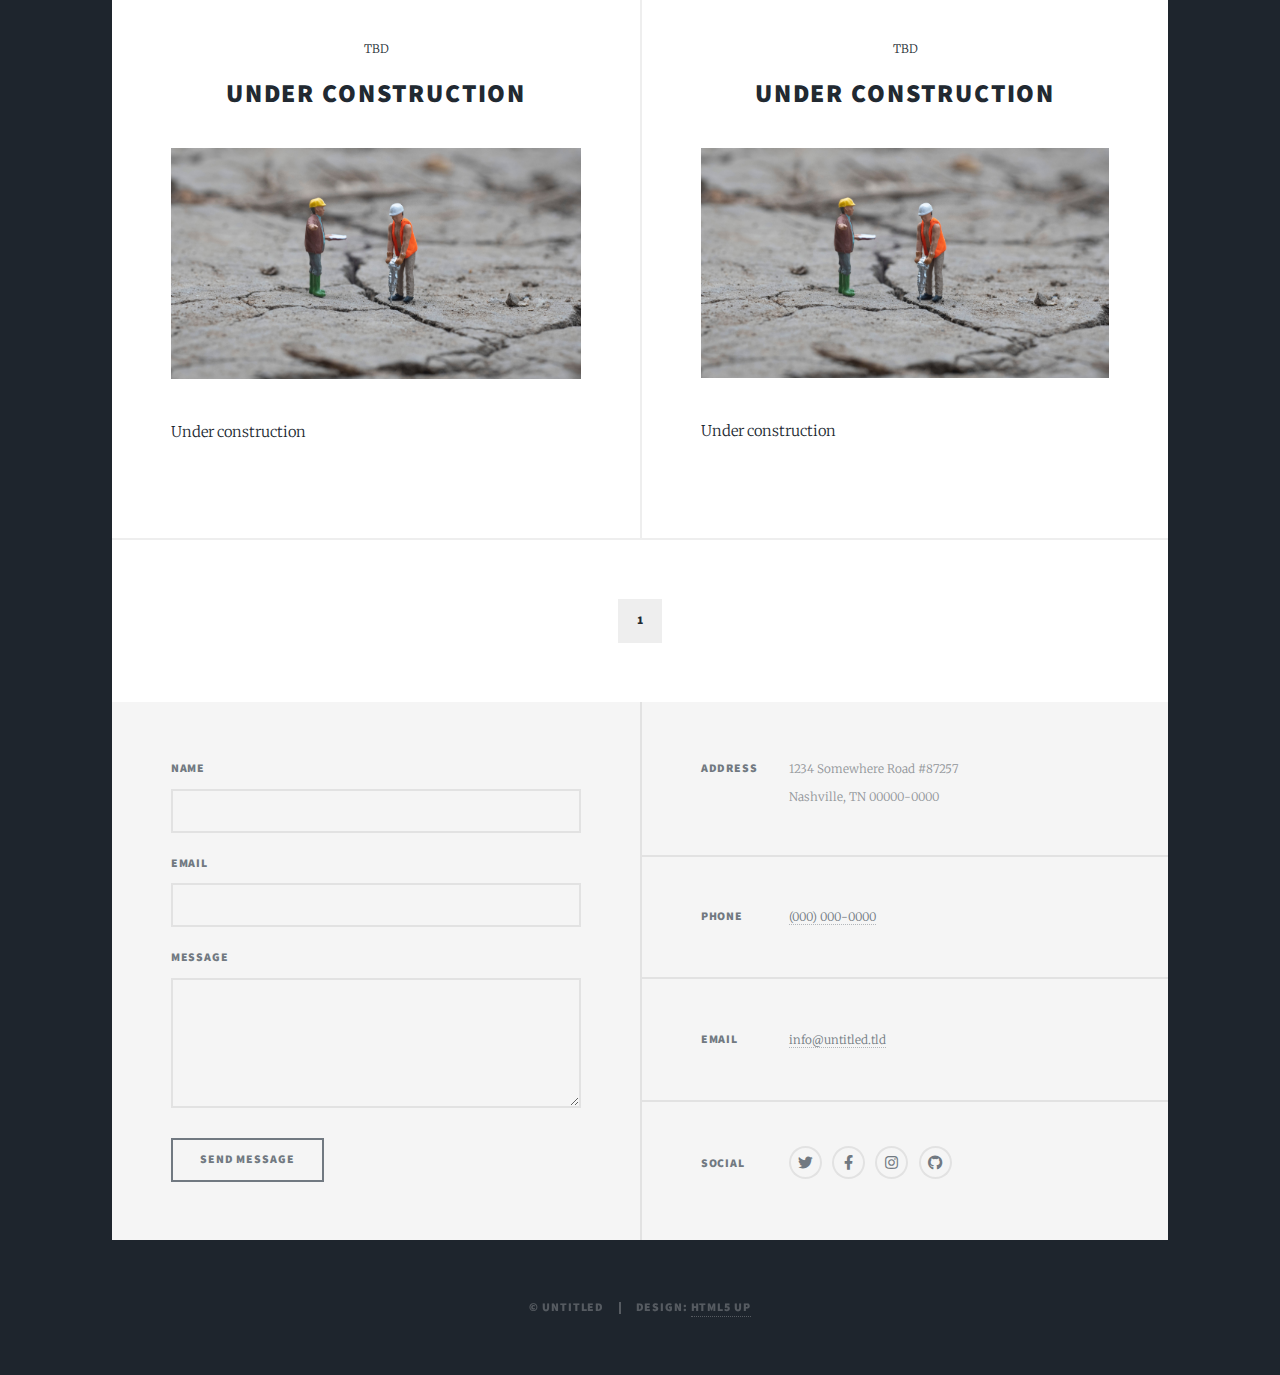
<file: my_website/projects.html>
<!DOCTYPE HTML>
<!--
	Massively by HTML5 UP
	html5up.net | @ajlkn
	Free for personal and commercial use under the CCA 3.0 license (html5up.net/license)
-->
<html>
	<head>
		<title>Projects</title>
		<meta charset="utf-8" />
		<meta name="viewport" content="width=device-width, initial-scale=1, user-scalable=no" />
		<link rel="stylesheet" href="assets/css/main.css" />
		<noscript><link rel="stylesheet" href="assets/css/noscript.css" /></noscript>
	</head>
	<body class="is-preload">

		<!-- Wrapper -->
			<div id="wrapper">

				<!-- Header -->
					<header id="header">
					</header>

				<!-- Nav -->
					<nav id="nav">
						<ul class="links">
							<li><a href="index.html">Home Page</a></li>
							<li><a href="blogs.html">Blog</a></li>
							<li class="active"><a href="projects.html">Projects</a></li>
							<li><a href="cv.html">CV</a></li>
						</ul>
						<ul class="icons">
							<li><a href="#" class="icon brands fa-twitter"><span class="label">Twitter</span></a></li>
							<li><a href="#" class="icon brands fa-facebook-f"><span class="label">Facebook</span></a></li>
							<li><a href="#" class="icon brands fa-instagram"><span class="label">Instagram</span></a></li>
							<li><a href="#" class="icon brands fa-github"><span class="label">GitHub</span></a></li>
						</ul>
					</nav>

				<!-- Main -->
					<div id="main">
						
						<!-- Posts -->
						<section class="posts">
							<article>
								<header>
									<span class="date">January 22, 2023</span>
									<h2><a href=>Bitcoin Prediction Model</a></h2>
								</header>
								<a class="image fit"><img src="images/project1_cover.jpg" alt="coin" /></a>
								<p>I tried building a bitcoin prediction model using historical data like prices, trade volume, on-chain data and macroeconomics data. </p>
								<ul class="actions special">
									<li><a href="" class="button">Full Story</a></li>
								</ul>
							</article>
							<article>
								<header>
									<span class="date">TBD</span>
									<h2><a href="#">Under Construction</a></h2>
								</header>
								<a class="image fit"><img src="images/construction.jpg" alt="construction" /></a>
								<p>Under construction</p>
								<ul class="actions special">
								</ul>
							</article>
							<article>
								<header>
									<span class="date">TBD</span>
									<h2><a href="#">Under Construction</a></h2>
								</header>
								<a class="image fit"><img src="images/construction.jpg" alt="construction" /></a>
								<p>Under construction</p>
								<ul class="actions special">
								</ul>
							</article>
							<article>
								<header>
									<span class="date">TBD</span>
									<h2><a href="#">Under Construction</a></h2>
								</header>
								<a class="image fit"><img src="images/construction.jpg" alt="construction" /></a>
								<p>Under construction</p>
								<ul class="actions special">
								</ul>
							</article>
							<article>
								<header>
									<span class="date">TBD</span>
									<h2><a href="#">Under Construction</a></h2>
								</header>
								<a class="image fit"><img src="images/construction.jpg" alt="construction" /></a>
								<p>Under construction</p>
								<ul class="actions special">
								</ul>
							</article>
							<article>
								<header>
									<span class="date">TBD</span>
									<h2><a href="#">Under Construction</a></h2>
								</header>
								<a class="image fit"><img src="images/construction.jpg" alt="construction" /></a>
								<p>Under construction</p>
								<ul class="actions special">
								</ul>
							</article>
						</section>

					<!-- Footer -->
						<footer>
							<div class="pagination">
								<!--<a href="#" class="previous">Prev</a>-->
								<a href="#" class="page active">1</a>

							</div>
						</footer>

					</div>

				<!-- Footer -->
					<footer id="footer">
						<section>
							<form method="post" action="#">
								<div class="fields">
									<div class="field">
										<label for="name">Name</label>
										<input type="text" name="name" id="name" />
									</div>
									<div class="field">
										<label for="email">Email</label>
										<input type="text" name="email" id="email" />
									</div>
									<div class="field">
										<label for="message">Message</label>
										<textarea name="message" id="message" rows="3"></textarea>
									</div>
								</div>
								<ul class="actions">
									<li><input type="submit" value="Send Message" /></li>
								</ul>
							</form>
						</section>
						<section class="split contact">
							<section class="alt">
								<h3>Address</h3>
								<p>1234 Somewhere Road #87257<br />
								Nashville, TN 00000-0000</p>
							</section>
							<section>
								<h3>Phone</h3>
								<p><a href="#">(000) 000-0000</a></p>
							</section>
							<section>
								<h3>Email</h3>
								<p><a href="#">info@untitled.tld</a></p>
							</section>
							<section>
								<h3>Social</h3>
								<ul class="icons alt">
									<li><a href="#" class="icon brands alt fa-twitter"><span class="label">Twitter</span></a></li>
									<li><a href="#" class="icon brands alt fa-facebook-f"><span class="label">Facebook</span></a></li>
									<li><a href="#" class="icon brands alt fa-instagram"><span class="label">Instagram</span></a></li>
									<li><a href="#" class="icon brands alt fa-github"><span class="label">GitHub</span></a></li>
								</ul>
							</section>
						</section>
					</footer>

				<!-- Copyright -->
					<div id="copyright">
						<ul><li>&copy; Untitled</li><li>Design: <a href="https://html5up.net">HTML5 UP</a></li></ul>
					</div>

			</div>

		<!-- Scripts -->
			<script src="assets/js/jquery.min.js"></script>
			<script src="assets/js/jquery.scrollex.min.js"></script>
			<script src="assets/js/jquery.scrolly.min.js"></script>
			<script src="assets/js/browser.min.js"></script>
			<script src="assets/js/breakpoints.min.js"></script>
			<script src="assets/js/util.js"></script>
			<script src="assets/js/main.js"></script>

	</body>
</html>
</file>
<file: my_website/assets/css/main.css>
@import url(fontawesome-all.min.css);
@import url("https://fonts.googleapis.com/css?family=Merriweather:300,700,300italic,700italic|Source+Sans+Pro:900");

/*
	Massively by HTML5 UP
	html5up.net | @ajlkn
	Free for personal and commercial use under the CCA 3.0 license (html5up.net/license)
*/

html, body, div, span, applet, object,
iframe, h1, h2, h3, h4, h5, h6, p, blockquote,
pre, a, abbr, acronym, address, big, cite,
code, del, dfn, em, img, ins, kbd, q, s, samp,
small, strike, strong, sub, sup, tt, var, b,
u, i, center, dl, dt, dd, ol, ul, li, fieldset,
form, label, legend, table, caption, tbody,
tfoot, thead, tr, th, td, article, aside,
canvas, details, embed, figure, figcaption,
footer, header, hgroup, menu, nav, output, ruby,
section, summary, time, mark, audio, video {
	margin: 0;
	padding: 0;
	border: 0;
	font-size: 100%;
	font: inherit;
	vertical-align: baseline;}

article, aside, details, figcaption, figure,
footer, header, hgroup, menu, nav, section {
	display: block;}


body {
	line-height: 1;
}

ol, ul {
	list-style: none;
}

blockquote, q {
	quotes: none;
}

	blockquote:before, blockquote:after, q:before, q:after {
		content: '';
		content: none;
	}

table {
	border-collapse: collapse;
	border-spacing: 0;
}

body {
	-webkit-text-size-adjust: none;
}

mark {
	background-color: transparent;
	color: inherit;
}

input::-moz-focus-inner {
	border: 0;
	padding: 0;
}

input, select, textarea {
	-moz-appearance: none;
	-webkit-appearance: none;
	-ms-appearance: none;
	appearance: none;
}


/* Basic */

	@-ms-viewport {
		width: device-width;
	}

	body {
		-ms-overflow-style: scrollbar;
	}

	@media screen and (max-width: 480px) {

		html, body {
			min-width: 320px;
		}

	}

	html {
		box-sizing: border-box;
	}

	*, *:before, *:after {
		box-sizing: inherit;
	}

	body {
		background-color: #1e252d;
	}

		body.is-preload *, body.is-preload *:before, body.is-preload *:after {
			-moz-animation: none !important;
			-webkit-animation: none !important;
			-ms-animation: none !important;
			animation: none !important;
			-moz-transition: none !important;
			-webkit-transition: none !important;
			-ms-transition: none !important;
			transition: none !important;
		}

/* Type */

	html {
		font-size: 16pt;
	}

		@media screen and (max-width: 1680px) {

			html {
				font-size: 12pt;
			}

		}

		@media screen and (max-width: 1280px) {

			html {
				font-size: 11pt;
			}

		}

		@media screen and (max-width: 360px) {

			html {
				font-size: 10pt;
			}

		}

	body {
		color: #212931;
	}

	body, input, select, textarea {
		font-family: "Merriweather", Georgia, serif;
		font-weight: 300;
		font-size: 1rem;
		line-height: 2.375;
	}

	a {
		-moz-transition: color 0.2s ease-in-out, background-color 0.2s ease-in-out, border-color 0.2s ease-in-out, box-shadow 0.2s ease-in-out;
		-webkit-transition: color 0.2s ease-in-out, background-color 0.2s ease-in-out, border-color 0.2s ease-in-out, box-shadow 0.2s ease-in-out;
		-ms-transition: color 0.2s ease-in-out, background-color 0.2s ease-in-out, border-color 0.2s ease-in-out, box-shadow 0.2s ease-in-out;
		transition: color 0.2s ease-in-out, background-color 0.2s ease-in-out, border-color 0.2s ease-in-out, box-shadow 0.2s ease-in-out;
		border-bottom: dotted 1px;
		text-decoration: none;
	}

		a:hover {
			border-bottom-color: transparent;
		}

	strong, b {
		font-weight: 600;
	}

	em, i {
		font-style: italic;
	}

	p {
		text-align: justify;
		margin: 0 0 2rem 0;
	}

	h1, h2, h3, h4, h5, h6 {
		font-family: "Source Sans Pro", Helvetica, sans-serif;
		font-weight: 900;
		line-height: 1.5;
		letter-spacing: 0.075em;
		text-transform: uppercase;
		margin: 0 0 1rem 0;
	}

		h1 a, h2 a, h3 a, h4 a, h5 a, h6 a {
			border-bottom: 0;
			color: inherit;
			text-decoration: none;
		}

	h1 {
		font-size: 4rem;
		line-height: 1.1;
		margin: 0 0 2rem 0;
	}

	h2 {
		font-size: 1.75rem;
		line-height: 1.3;
		margin: 0 0 1.5rem 0;
	}

	h3 {
		font-size: 1.25rem;
		margin: 0 0 1.5rem 0;
	}

	h4 {
		font-size: 1rem;
	}

	h5 {
		font-size: 0.9rem;
	}

	h6 {
		font-size: 0.8rem;
	}

	sub {
		font-size: 0.8rem;
		position: relative;
		top: 0.5rem;
	}

	sup {
		font-size: 0.8rem;
		position: relative;
		top: -0.5rem;
	}

	blockquote {
		border-left: solid 4px;
		font-style: italic;
		margin: 0 0 2rem 0;
		padding: 0.5rem 0 0.5rem 2rem;
	}

	code {
		border: solid 2px;
		font-family: "Courier New", monospace;
		font-size: 0.9rem;
		margin: 0 0.25rem;
		padding: 0.25rem 0.65rem;
	}

	pre {
		-webkit-overflow-scrolling: touch;
		font-family: "Courier New", monospace;
		font-size: 0.9rem;
		margin: 0 0 2rem 0;
	}

		pre code {
			display: block;
			line-height: 1.75;
			padding: 1rem 1.5rem;
			overflow-x: auto;
		}

	hr {
		border: 0;
		border-bottom: solid 2px;
		margin: 3rem 0;
	}

		hr.major {
			margin: 5rem 0;
		}

	.align-left {
		text-align: left;
	}

	.align-center {
		text-align: center;
	}

	.align-right {
		text-align: right;
	}

	input, select, textarea {
		color: #212931;
	}

	a {
		color: #212931;
		border-bottom-color: rgba(33, 41, 49, 0.5);
	}

		a:hover {
			border-bottom-color: transparent;
			color: #18bfef !important;
		}

	strong, b {
		color: #212931;
	}

	h1, h2, h3, h4, h5, h6 {
		color: #212931;
	}

	blockquote {
		border-left-color: #eeeeee;
	}

	code {
		background: rgba(220, 220, 220, 0.25);
		border-color: #eeeeee;
	}

	hr {
		border-bottom-color: #eeeeee;
	}

/* Row */

	.row {
		display: flex;
		flex-wrap: wrap;
		box-sizing: border-box;
		align-items: stretch;
	}

		.row > * {
			box-sizing: border-box;
		}

		.row.gtr-uniform > * > :last-child {
			margin-bottom: 0;
		}

		.row.aln-left {
			justify-content: flex-start;
		}

		.row.aln-center {
			justify-content: center;
		}

		.row.aln-right {
			justify-content: flex-end;
		}

		.row.aln-top {
			align-items: flex-start;
		}

		.row.aln-middle {
			align-items: center;
		}

		.row.aln-bottom {
			align-items: flex-end;
		}

		.row > .imp {
			order: -1;
		}

		.row > .col-1 {
			width: 8.33333%;
		}

		.row > .off-1 {
			margin-left: 8.33333%;
		}

		.row > .col-2 {
			width: 16.66667%;
		}

		.row > .off-2 {
			margin-left: 16.66667%;
		}

		.row > .col-3 {
			width: 25%;
		}

		.row > .off-3 {
			margin-left: 25%;
		}

		.row > .col-4 {
			width: 33.33333%;
		}

		.row > .off-4 {
			margin-left: 33.33333%;
		}

		.row > .col-5 {
			width: 41.66667%;
		}

		.row > .off-5 {
			margin-left: 41.66667%;
		}

		.row > .col-6 {
			width: 50%;
		}

		.row > .off-6 {
			margin-left: 50%;
		}

		.row > .col-7 {
			width: 58.33333%;
		}

		.row > .off-7 {
			margin-left: 58.33333%;
		}

		.row > .col-8 {
			width: 66.66667%;
		}

		.row > .off-8 {
			margin-left: 66.66667%;
		}

		.row > .col-9 {
			width: 75%;
		}

		.row > .off-9 {
			margin-left: 75%;
		}

		.row > .col-10 {
			width: 83.33333%;
		}

		.row > .off-10 {
			margin-left: 83.33333%;
		}

		.row > .col-11 {
			width: 91.66667%;
		}

		.row > .off-11 {
			margin-left: 91.66667%;
		}

		.row > .col-12 {
			width: 100%;
		}

		.row > .off-12 {
			margin-left: 100%;
		}

		.row.gtr-0 {
			margin-top: 0;
			margin-left: 0rem;
		}

			.row.gtr-0 > * {
				padding: 0 0 0 0rem;
			}

			.row.gtr-0.gtr-uniform {
				margin-top: 0rem;
			}

				.row.gtr-0.gtr-uniform > * {
					padding-top: 0rem;
				}

		.row.gtr-25 {
			margin-top: 0;
			margin-left: -0.375rem;
		}

			.row.gtr-25 > * {
				padding: 0 0 0 0.375rem;
			}

			.row.gtr-25.gtr-uniform {
				margin-top: -0.375rem;
			}

				.row.gtr-25.gtr-uniform > * {
					padding-top: 0.375rem;
				}

		.row.gtr-50 {
			margin-top: 0;
			margin-left: -0.75rem;
		}

			.row.gtr-50 > * {
				padding: 0 0 0 0.75rem;
			}

			.row.gtr-50.gtr-uniform {
				margin-top: -0.75rem;
			}

				.row.gtr-50.gtr-uniform > * {
					padding-top: 0.75rem;
				}

		.row {
			margin-top: 0;
			margin-left: -1.5rem;
		}

			.row > * {
				padding: 0 0 0 1.5rem;
			}

			.row.gtr-uniform {
				margin-top: -1.5rem;
			}

				.row.gtr-uniform > * {
					padding-top: 1.5rem;
				}

		.row.gtr-150 {
			margin-top: 0;
			margin-left: -2.25rem;
		}

			.row.gtr-150 > * {
				padding: 0 0 0 2.25rem;
			}

			.row.gtr-150.gtr-uniform {
				margin-top: -2.25rem;
			}

				.row.gtr-150.gtr-uniform > * {
					padding-top: 2.25rem;
				}

		.row.gtr-200 {
			margin-top: 0;
			margin-left: -3rem;
		}

			.row.gtr-200 > * {
				padding: 0 0 0 3rem;
			}

			.row.gtr-200.gtr-uniform {
				margin-top: -3rem;
			}

				.row.gtr-200.gtr-uniform > * {
					padding-top: 3rem;
				}

		@media screen and (max-width: 1680px) {

			.row {
				display: flex;
				flex-wrap: wrap;
				box-sizing: border-box;
				align-items: stretch;
			}

				.row > * {
					box-sizing: border-box;
				}

				.row.gtr-uniform > * > :last-child {
					margin-bottom: 0;
				}

				.row.aln-left {
					justify-content: flex-start;
				}

				.row.aln-center {
					justify-content: center;
				}

				.row.aln-right {
					justify-content: flex-end;
				}

				.row.aln-top {
					align-items: flex-start;
				}

				.row.aln-middle {
					align-items: center;
				}

				.row.aln-bottom {
					align-items: flex-end;
				}

				.row > .imp-xlarge {
					order: -1;
				}

				.row > .col-1-xlarge {
					width: 8.33333%;
				}

				.row > .off-1-xlarge {
					margin-left: 8.33333%;
				}

				.row > .col-2-xlarge {
					width: 16.66667%;
				}

				.row > .off-2-xlarge {
					margin-left: 16.66667%;
				}

				.row > .col-3-xlarge {
					width: 25%;
				}

				.row > .off-3-xlarge {
					margin-left: 25%;
				}

				.row > .col-4-xlarge {
					width: 33.33333%;
				}

				.row > .off-4-xlarge {
					margin-left: 33.33333%;
				}

				.row > .col-5-xlarge {
					width: 41.66667%;
				}

				.row > .off-5-xlarge {
					margin-left: 41.66667%;
				}

				.row > .col-6-xlarge {
					width: 50%;
				}

				.row > .off-6-xlarge {
					margin-left: 50%;
				}

				.row > .col-7-xlarge {
					width: 58.33333%;
				}

				.row > .off-7-xlarge {
					margin-left: 58.33333%;
				}

				.row > .col-8-xlarge {
					width: 66.66667%;
				}

				.row > .off-8-xlarge {
					margin-left: 66.66667%;
				}

				.row > .col-9-xlarge {
					width: 75%;
				}

				.row > .off-9-xlarge {
					margin-left: 75%;
				}

				.row > .col-10-xlarge {
					width: 83.33333%;
				}

				.row > .off-10-xlarge {
					margin-left: 83.33333%;
				}

				.row > .col-11-xlarge {
					width: 91.66667%;
				}

				.row > .off-11-xlarge {
					margin-left: 91.66667%;
				}

				.row > .col-12-xlarge {
					width: 100%;
				}

				.row > .off-12-xlarge {
					margin-left: 100%;
				}

				.row.gtr-0 {
					margin-top: 0;
					margin-left: 0rem;
				}

					.row.gtr-0 > * {
						padding: 0 0 0 0rem;
					}

					.row.gtr-0.gtr-uniform {
						margin-top: 0rem;
					}

						.row.gtr-0.gtr-uniform > * {
							padding-top: 0rem;
						}

				.row.gtr-25 {
					margin-top: 0;
					margin-left: -0.375rem;
				}

					.row.gtr-25 > * {
						padding: 0 0 0 0.375rem;
					}

					.row.gtr-25.gtr-uniform {
						margin-top: -0.375rem;
					}

						.row.gtr-25.gtr-uniform > * {
							padding-top: 0.375rem;
						}

				.row.gtr-50 {
					margin-top: 0;
					margin-left: -0.75rem;
				}

					.row.gtr-50 > * {
						padding: 0 0 0 0.75rem;
					}

					.row.gtr-50.gtr-uniform {
						margin-top: -0.75rem;
					}

						.row.gtr-50.gtr-uniform > * {
							padding-top: 0.75rem;
						}

				.row {
					margin-top: 0;
					margin-left: -1.5rem;
				}

					.row > * {
						padding: 0 0 0 1.5rem;
					}

					.row.gtr-uniform {
						margin-top: -1.5rem;
					}

						.row.gtr-uniform > * {
							padding-top: 1.5rem;
						}

				.row.gtr-150 {
					margin-top: 0;
					margin-left: -2.25rem;
				}

					.row.gtr-150 > * {
						padding: 0 0 0 2.25rem;
					}

					.row.gtr-150.gtr-uniform {
						margin-top: -2.25rem;
					}

						.row.gtr-150.gtr-uniform > * {
							padding-top: 2.25rem;
						}

				.row.gtr-200 {
					margin-top: 0;
					margin-left: -3rem;
				}

					.row.gtr-200 > * {
						padding: 0 0 0 3rem;
					}

					.row.gtr-200.gtr-uniform {
						margin-top: -3rem;
					}

						.row.gtr-200.gtr-uniform > * {
							padding-top: 3rem;
						}

		}

		@media screen and (max-width: 1280px) {

			.row {
				display: flex;
				flex-wrap: wrap;
				box-sizing: border-box;
				align-items: stretch;
			}

				.row > * {
					box-sizing: border-box;
				}

				.row.gtr-uniform > * > :last-child {
					margin-bottom: 0;
				}

				.row.aln-left {
					justify-content: flex-start;
				}

				.row.aln-center {
					justify-content: center;
				}

				.row.aln-right {
					justify-content: flex-end;
				}

				.row.aln-top {
					align-items: flex-start;
				}

				.row.aln-middle {
					align-items: center;
				}

				.row.aln-bottom {
					align-items: flex-end;
				}

				.row > .imp-large {
					order: -1;
				}

				.row > .col-1-large {
					width: 8.33333%;
				}

				.row > .off-1-large {
					margin-left: 8.33333%;
				}

				.row > .col-2-large {
					width: 16.66667%;
				}

				.row > .off-2-large {
					margin-left: 16.66667%;
				}

				.row > .col-3-large {
					width: 25%;
				}

				.row > .off-3-large {
					margin-left: 25%;
				}

				.row > .col-4-large {
					width: 33.33333%;
				}

				.row > .off-4-large {
					margin-left: 33.33333%;
				}

				.row > .col-5-large {
					width: 41.66667%;
				}

				.row > .off-5-large {
					margin-left: 41.66667%;
				}

				.row > .col-6-large {
					width: 50%;
				}

				.row > .off-6-large {
					margin-left: 50%;
				}

				.row > .col-7-large {
					width: 58.33333%;
				}

				.row > .off-7-large {
					margin-left: 58.33333%;
				}

				.row > .col-8-large {
					width: 66.66667%;
				}

				.row > .off-8-large {
					margin-left: 66.66667%;
				}

				.row > .col-9-large {
					width: 75%;
				}

				.row > .off-9-large {
					margin-left: 75%;
				}

				.row > .col-10-large {
					width: 83.33333%;
				}

				.row > .off-10-large {
					margin-left: 83.33333%;
				}

				.row > .col-11-large {
					width: 91.66667%;
				}

				.row > .off-11-large {
					margin-left: 91.66667%;
				}

				.row > .col-12-large {
					width: 100%;
				}

				.row > .off-12-large {
					margin-left: 100%;
				}

				.row.gtr-0 {
					margin-top: 0;
					margin-left: 0rem;
				}

					.row.gtr-0 > * {
						padding: 0 0 0 0rem;
					}

					.row.gtr-0.gtr-uniform {
						margin-top: 0rem;
					}

						.row.gtr-0.gtr-uniform > * {
							padding-top: 0rem;
						}

				.row.gtr-25 {
					margin-top: 0;
					margin-left: -0.375rem;
				}

					.row.gtr-25 > * {
						padding: 0 0 0 0.375rem;
					}

					.row.gtr-25.gtr-uniform {
						margin-top: -0.375rem;
					}

						.row.gtr-25.gtr-uniform > * {
							padding-top: 0.375rem;
						}

				.row.gtr-50 {
					margin-top: 0;
					margin-left: -0.75rem;
				}

					.row.gtr-50 > * {
						padding: 0 0 0 0.75rem;
					}

					.row.gtr-50.gtr-uniform {
						margin-top: -0.75rem;
					}

						.row.gtr-50.gtr-uniform > * {
							padding-top: 0.75rem;
						}

				.row {
					margin-top: 0;
					margin-left: -1.5rem;
				}

					.row > * {
						padding: 0 0 0 1.5rem;
					}

					.row.gtr-uniform {
						margin-top: -1.5rem;
					}

						.row.gtr-uniform > * {
							padding-top: 1.5rem;
						}

				.row.gtr-150 {
					margin-top: 0;
					margin-left: -2.25rem;
				}

					.row.gtr-150 > * {
						padding: 0 0 0 2.25rem;
					}

					.row.gtr-150.gtr-uniform {
						margin-top: -2.25rem;
					}

						.row.gtr-150.gtr-uniform > * {
							padding-top: 2.25rem;
						}

				.row.gtr-200 {
					margin-top: 0;
					margin-left: -3rem;
				}

					.row.gtr-200 > * {
						padding: 0 0 0 3rem;
					}

					.row.gtr-200.gtr-uniform {
						margin-top: -3rem;
					}

						.row.gtr-200.gtr-uniform > * {
							padding-top: 3rem;
						}

		}

		@media screen and (max-width: 980px) {

			.row {
				display: flex;
				flex-wrap: wrap;
				box-sizing: border-box;
				align-items: stretch;
			}

				.row > * {
					box-sizing: border-box;
				}

				.row.gtr-uniform > * > :last-child {
					margin-bottom: 0;
				}

				.row.aln-left {
					justify-content: flex-start;
				}

				.row.aln-center {
					justify-content: center;
				}

				.row.aln-right {
					justify-content: flex-end;
				}

				.row.aln-top {
					align-items: flex-start;
				}

				.row.aln-middle {
					align-items: center;
				}

				.row.aln-bottom {
					align-items: flex-end;
				}

				.row > .imp-medium {
					order: -1;
				}

				.row > .col-1-medium {
					width: 8.33333%;
				}

				.row > .off-1-medium {
					margin-left: 8.33333%;
				}

				.row > .col-2-medium {
					width: 16.66667%;
				}

				.row > .off-2-medium {
					margin-left: 16.66667%;
				}

				.row > .col-3-medium {
					width: 25%;
				}

				.row > .off-3-medium {
					margin-left: 25%;
				}

				.row > .col-4-medium {
					width: 33.33333%;
				}

				.row > .off-4-medium {
					margin-left: 33.33333%;
				}

				.row > .col-5-medium {
					width: 41.66667%;
				}

				.row > .off-5-medium {
					margin-left: 41.66667%;
				}

				.row > .col-6-medium {
					width: 50%;
				}

				.row > .off-6-medium {
					margin-left: 50%;
				}

				.row > .col-7-medium {
					width: 58.33333%;
				}

				.row > .off-7-medium {
					margin-left: 58.33333%;
				}

				.row > .col-8-medium {
					width: 66.66667%;
				}

				.row > .off-8-medium {
					margin-left: 66.66667%;
				}

				.row > .col-9-medium {
					width: 75%;
				}

				.row > .off-9-medium {
					margin-left: 75%;
				}

				.row > .col-10-medium {
					width: 83.33333%;
				}

				.row > .off-10-medium {
					margin-left: 83.33333%;
				}

				.row > .col-11-medium {
					width: 91.66667%;
				}

				.row > .off-11-medium {
					margin-left: 91.66667%;
				}

				.row > .col-12-medium {
					width: 100%;
				}

				.row > .off-12-medium {
					margin-left: 100%;
				}

				.row.gtr-0 {
					margin-top: 0;
					margin-left: 0rem;
				}

					.row.gtr-0 > * {
						padding: 0 0 0 0rem;
					}

					.row.gtr-0.gtr-uniform {
						margin-top: 0rem;
					}

						.row.gtr-0.gtr-uniform > * {
							padding-top: 0rem;
						}

				.row.gtr-25 {
					margin-top: 0;
					margin-left: -0.375rem;
				}

					.row.gtr-25 > * {
						padding: 0 0 0 0.375rem;
					}

					.row.gtr-25.gtr-uniform {
						margin-top: -0.375rem;
					}

						.row.gtr-25.gtr-uniform > * {
							padding-top: 0.375rem;
						}

				.row.gtr-50 {
					margin-top: 0;
					margin-left: -0.75rem;
				}

					.row.gtr-50 > * {
						padding: 0 0 0 0.75rem;
					}

					.row.gtr-50.gtr-uniform {
						margin-top: -0.75rem;
					}

						.row.gtr-50.gtr-uniform > * {
							padding-top: 0.75rem;
						}

				.row {
					margin-top: 0;
					margin-left: -1.5rem;
				}

					.row > * {
						padding: 0 0 0 1.5rem;
					}

					.row.gtr-uniform {
						margin-top: -1.5rem;
					}

						.row.gtr-uniform > * {
							padding-top: 1.5rem;
						}

				.row.gtr-150 {
					margin-top: 0;
					margin-left: -2.25rem;
				}

					.row.gtr-150 > * {
						padding: 0 0 0 2.25rem;
					}

					.row.gtr-150.gtr-uniform {
						margin-top: -2.25rem;
					}

						.row.gtr-150.gtr-uniform > * {
							padding-top: 2.25rem;
						}

				.row.gtr-200 {
					margin-top: 0;
					margin-left: -3rem;
				}

					.row.gtr-200 > * {
						padding: 0 0 0 3rem;
					}

					.row.gtr-200.gtr-uniform {
						margin-top: -3rem;
					}

						.row.gtr-200.gtr-uniform > * {
							padding-top: 3rem;
						}

		}

		@media screen and (max-width: 736px) {

			.row {
				display: flex;
				flex-wrap: wrap;
				box-sizing: border-box;
				align-items: stretch;
			}

				.row > * {
					box-sizing: border-box;
				}

				.row.gtr-uniform > * > :last-child {
					margin-bottom: 0;
				}

				.row.aln-left {
					justify-content: flex-start;
				}

				.row.aln-center {
					justify-content: center;
				}

				.row.aln-right {
					justify-content: flex-end;
				}

				.row.aln-top {
					align-items: flex-start;
				}

				.row.aln-middle {
					align-items: center;
				}

				.row.aln-bottom {
					align-items: flex-end;
				}

				.row > .imp-small {
					order: -1;
				}

				.row > .col-1-small {
					width: 8.33333%;
				}

				.row > .off-1-small {
					margin-left: 8.33333%;
				}

				.row > .col-2-small {
					width: 16.66667%;
				}

				.row > .off-2-small {
					margin-left: 16.66667%;
				}

				.row > .col-3-small {
					width: 25%;
				}

				.row > .off-3-small {
					margin-left: 25%;
				}

				.row > .col-4-small {
					width: 33.33333%;
				}

				.row > .off-4-small {
					margin-left: 33.33333%;
				}

				.row > .col-5-small {
					width: 41.66667%;
				}

				.row > .off-5-small {
					margin-left: 41.66667%;
				}

				.row > .col-6-small {
					width: 50%;
				}

				.row > .off-6-small {
					margin-left: 50%;
				}

				.row > .col-7-small {
					width: 58.33333%;
				}

				.row > .off-7-small {
					margin-left: 58.33333%;
				}

				.row > .col-8-small {
					width: 66.66667%;
				}

				.row > .off-8-small {
					margin-left: 66.66667%;
				}

				.row > .col-9-small {
					width: 75%;
				}

				.row > .off-9-small {
					margin-left: 75%;
				}

				.row > .col-10-small {
					width: 83.33333%;
				}

				.row > .off-10-small {
					margin-left: 83.33333%;
				}

				.row > .col-11-small {
					width: 91.66667%;
				}

				.row > .off-11-small {
					margin-left: 91.66667%;
				}

				.row > .col-12-small {
					width: 100%;
				}

				.row > .off-12-small {
					margin-left: 100%;
				}

				.row.gtr-0 {
					margin-top: 0;
					margin-left: 0rem;
				}

					.row.gtr-0 > * {
						padding: 0 0 0 0rem;
					}

					.row.gtr-0.gtr-uniform {
						margin-top: 0rem;
					}

						.row.gtr-0.gtr-uniform > * {
							padding-top: 0rem;
						}

				.row.gtr-25 {
					margin-top: 0;
					margin-left: -0.375rem;
				}

					.row.gtr-25 > * {
						padding: 0 0 0 0.375rem;
					}

					.row.gtr-25.gtr-uniform {
						margin-top: -0.375rem;
					}

						.row.gtr-25.gtr-uniform > * {
							padding-top: 0.375rem;
						}

				.row.gtr-50 {
					margin-top: 0;
					margin-left: -0.75rem;
				}

					.row.gtr-50 > * {
						padding: 0 0 0 0.75rem;
					}

					.row.gtr-50.gtr-uniform {
						margin-top: -0.75rem;
					}

						.row.gtr-50.gtr-uniform > * {
							padding-top: 0.75rem;
						}

				.row {
					margin-top: 0;
					margin-left: -1.5rem;
				}

					.row > * {
						padding: 0 0 0 1.5rem;
					}

					.row.gtr-uniform {
						margin-top: -1.5rem;
					}

						.row.gtr-uniform > * {
							padding-top: 1.5rem;
						}

				.row.gtr-150 {
					margin-top: 0;
					margin-left: -2.25rem;
				}

					.row.gtr-150 > * {
						padding: 0 0 0 2.25rem;
					}

					.row.gtr-150.gtr-uniform {
						margin-top: -2.25rem;
					}

						.row.gtr-150.gtr-uniform > * {
							padding-top: 2.25rem;
						}

				.row.gtr-200 {
					margin-top: 0;
					margin-left: -3rem;
				}

					.row.gtr-200 > * {
						padding: 0 0 0 3rem;
					}

					.row.gtr-200.gtr-uniform {
						margin-top: -3rem;
					}

						.row.gtr-200.gtr-uniform > * {
							padding-top: 3rem;
						}

		}

		@media screen and (max-width: 480px) {

			.row {
				display: flex;
				flex-wrap: wrap;
				box-sizing: border-box;
				align-items: stretch;
			}

				.row > * {
					box-sizing: border-box;
				}

				.row.gtr-uniform > * > :last-child {
					margin-bottom: 0;
				}

				.row.aln-left {
					justify-content: flex-start;
				}

				.row.aln-center {
					justify-content: center;
				}

				.row.aln-right {
					justify-content: flex-end;
				}

				.row.aln-top {
					align-items: flex-start;
				}

				.row.aln-middle {
					align-items: center;
				}

				.row.aln-bottom {
					align-items: flex-end;
				}

				.row > .imp-xsmall {
					order: -1;
				}

				.row > .col-1-xsmall {
					width: 8.33333%;
				}

				.row > .off-1-xsmall {
					margin-left: 8.33333%;
				}

				.row > .col-2-xsmall {
					width: 16.66667%;
				}

				.row > .off-2-xsmall {
					margin-left: 16.66667%;
				}

				.row > .col-3-xsmall {
					width: 25%;
				}

				.row > .off-3-xsmall {
					margin-left: 25%;
				}

				.row > .col-4-xsmall {
					width: 33.33333%;
				}

				.row > .off-4-xsmall {
					margin-left: 33.33333%;
				}

				.row > .col-5-xsmall {
					width: 41.66667%;
				}

				.row > .off-5-xsmall {
					margin-left: 41.66667%;
				}

				.row > .col-6-xsmall {
					width: 50%;
				}

				.row > .off-6-xsmall {
					margin-left: 50%;
				}

				.row > .col-7-xsmall {
					width: 58.33333%;
				}

				.row > .off-7-xsmall {
					margin-left: 58.33333%;
				}

				.row > .col-8-xsmall {
					width: 66.66667%;
				}

				.row > .off-8-xsmall {
					margin-left: 66.66667%;
				}

				.row > .col-9-xsmall {
					width: 75%;
				}

				.row > .off-9-xsmall {
					margin-left: 75%;
				}

				.row > .col-10-xsmall {
					width: 83.33333%;
				}

				.row > .off-10-xsmall {
					margin-left: 83.33333%;
				}

				.row > .col-11-xsmall {
					width: 91.66667%;
				}

				.row > .off-11-xsmall {
					margin-left: 91.66667%;
				}

				.row > .col-12-xsmall {
					width: 100%;
				}

				.row > .off-12-xsmall {
					margin-left: 100%;
				}

				.row.gtr-0 {
					margin-top: 0;
					margin-left: 0rem;
				}

					.row.gtr-0 > * {
						padding: 0 0 0 0rem;
					}

					.row.gtr-0.gtr-uniform {
						margin-top: 0rem;
					}

						.row.gtr-0.gtr-uniform > * {
							padding-top: 0rem;
						}

				.row.gtr-25 {
					margin-top: 0;
					margin-left: -0.375rem;
				}

					.row.gtr-25 > * {
						padding: 0 0 0 0.375rem;
					}

					.row.gtr-25.gtr-uniform {
						margin-top: -0.375rem;
					}

						.row.gtr-25.gtr-uniform > * {
							padding-top: 0.375rem;
						}

				.row.gtr-50 {
					margin-top: 0;
					margin-left: -0.75rem;
				}

					.row.gtr-50 > * {
						padding: 0 0 0 0.75rem;
					}

					.row.gtr-50.gtr-uniform {
						margin-top: -0.75rem;
					}

						.row.gtr-50.gtr-uniform > * {
							padding-top: 0.75rem;
						}

				.row {
					margin-top: 0;
					margin-left: -1.5rem;
				}

					.row > * {
						padding: 0 0 0 1.5rem;
					}

					.row.gtr-uniform {
						margin-top: -1.5rem;
					}

						.row.gtr-uniform > * {
							padding-top: 1.5rem;
						}

				.row.gtr-150 {
					margin-top: 0;
					margin-left: -2.25rem;
				}

					.row.gtr-150 > * {
						padding: 0 0 0 2.25rem;
					}

					.row.gtr-150.gtr-uniform {
						margin-top: -2.25rem;
					}

						.row.gtr-150.gtr-uniform > * {
							padding-top: 2.25rem;
						}

				.row.gtr-200 {
					margin-top: 0;
					margin-left: -3rem;
				}

					.row.gtr-200 > * {
						padding: 0 0 0 3rem;
					}

					.row.gtr-200.gtr-uniform {
						margin-top: -3rem;
					}

						.row.gtr-200.gtr-uniform > * {
							padding-top: 3rem;
						}

		}

		@media screen and (max-width: 360px) {

			.row {
				display: flex;
				flex-wrap: wrap;
				box-sizing: border-box;
				align-items: stretch;
			}

				.row > * {
					box-sizing: border-box;
				}

				.row.gtr-uniform > * > :last-child {
					margin-bottom: 0;
				}

				.row.aln-left {
					justify-content: flex-start;
				}

				.row.aln-center {
					justify-content: center;
				}

				.row.aln-right {
					justify-content: flex-end;
				}

				.row.aln-top {
					align-items: flex-start;
				}

				.row.aln-middle {
					align-items: center;
				}

				.row.aln-bottom {
					align-items: flex-end;
				}

				.row > .imp-xxsmall {
					order: -1;
				}

				.row > .col-1-xxsmall {
					width: 8.33333%;
				}

				.row > .off-1-xxsmall {
					margin-left: 8.33333%;
				}

				.row > .col-2-xxsmall {
					width: 16.66667%;
				}

				.row > .off-2-xxsmall {
					margin-left: 16.66667%;
				}

				.row > .col-3-xxsmall {
					width: 25%;
				}

				.row > .off-3-xxsmall {
					margin-left: 25%;
				}

				.row > .col-4-xxsmall {
					width: 33.33333%;
				}

				.row > .off-4-xxsmall {
					margin-left: 33.33333%;
				}

				.row > .col-5-xxsmall {
					width: 41.66667%;
				}

				.row > .off-5-xxsmall {
					margin-left: 41.66667%;
				}

				.row > .col-6-xxsmall {
					width: 50%;
				}

				.row > .off-6-xxsmall {
					margin-left: 50%;
				}

				.row > .col-7-xxsmall {
					width: 58.33333%;
				}

				.row > .off-7-xxsmall {
					margin-left: 58.33333%;
				}

				.row > .col-8-xxsmall {
					width: 66.66667%;
				}

				.row > .off-8-xxsmall {
					margin-left: 66.66667%;
				}

				.row > .col-9-xxsmall {
					width: 75%;
				}

				.row > .off-9-xxsmall {
					margin-left: 75%;
				}

				.row > .col-10-xxsmall {
					width: 83.33333%;
				}

				.row > .off-10-xxsmall {
					margin-left: 83.33333%;
				}

				.row > .col-11-xxsmall {
					width: 91.66667%;
				}

				.row > .off-11-xxsmall {
					margin-left: 91.66667%;
				}

				.row > .col-12-xxsmall {
					width: 100%;
				}

				.row > .off-12-xxsmall {
					margin-left: 100%;
				}

				.row.gtr-0 {
					margin-top: 0;
					margin-left: 0rem;
				}

					.row.gtr-0 > * {
						padding: 0 0 0 0rem;
					}

					.row.gtr-0.gtr-uniform {
						margin-top: 0rem;
					}

						.row.gtr-0.gtr-uniform > * {
							padding-top: 0rem;
						}

				.row.gtr-25 {
					margin-top: 0;
					margin-left: -0.375rem;
				}

					.row.gtr-25 > * {
						padding: 0 0 0 0.375rem;
					}

					.row.gtr-25.gtr-uniform {
						margin-top: -0.375rem;
					}

						.row.gtr-25.gtr-uniform > * {
							padding-top: 0.375rem;
						}

				.row.gtr-50 {
					margin-top: 0;
					margin-left: -0.75rem;
				}

					.row.gtr-50 > * {
						padding: 0 0 0 0.75rem;
					}

					.row.gtr-50.gtr-uniform {
						margin-top: -0.75rem;
					}

						.row.gtr-50.gtr-uniform > * {
							padding-top: 0.75rem;
						}

				.row {
					margin-top: 0;
					margin-left: -1.5rem;
				}

					.row > * {
						padding: 0 0 0 1.5rem;
					}

					.row.gtr-uniform {
						margin-top: -1.5rem;
					}

						.row.gtr-uniform > * {
							padding-top: 1.5rem;
						}

				.row.gtr-150 {
					margin-top: 0;
					margin-left: -2.25rem;
				}

					.row.gtr-150 > * {
						padding: 0 0 0 2.25rem;
					}

					.row.gtr-150.gtr-uniform {
						margin-top: -2.25rem;
					}

						.row.gtr-150.gtr-uniform > * {
							padding-top: 2.25rem;
						}

				.row.gtr-200 {
					margin-top: 0;
					margin-left: -3rem;
				}

					.row.gtr-200 > * {
						padding: 0 0 0 3rem;
					}

					.row.gtr-200.gtr-uniform {
						margin-top: -3rem;
					}

						.row.gtr-200.gtr-uniform > * {
							padding-top: 3rem;
						}

		}

/* Box */

	.box {
		border: solid 2px;
		margin-bottom: 2rem;
		padding: 1.5rem;
	}

		.box > :last-child,
		.box > :last-child > :last-child,
		.box > :last-child > :last-child > :last-child {
			margin-bottom: 0;
		}

		.box.alt {
			border: 0;
			border-radius: 0;
			padding: 0;
		}

	.box {
		border-color: #eeeeee;
	}

/* Button */

	input[type="submit"],
	input[type="reset"],
	input[type="button"],
	button,
	.button {
		-moz-appearance: none;
		-webkit-appearance: none;
		-ms-appearance: none;
		appearance: none;
		-moz-transition: background-color 0.2s ease-in-out, box-shadow 0.2s ease-in-out, color 0.2s ease-in-out;
		-webkit-transition: background-color 0.2s ease-in-out, box-shadow 0.2s ease-in-out, color 0.2s ease-in-out;
		-ms-transition: background-color 0.2s ease-in-out, box-shadow 0.2s ease-in-out, color 0.2s ease-in-out;
		transition: background-color 0.2s ease-in-out, box-shadow 0.2s ease-in-out, color 0.2s ease-in-out;
		border: 0;
		border-radius: 0;
		cursor: pointer;
		display: inline-block;
		font-family: "Source Sans Pro", Helvetica, sans-serif;
		font-size: 0.8rem;
		font-weight: 900;
		letter-spacing: 0.075em;
		height: 3rem;
		line-height: 3rem;
		padding: 0 2rem;
		text-align: center;
		text-decoration: none;
		text-transform: uppercase;
		white-space: nowrap;
	}

		input[type="submit"].icon:before,
		input[type="reset"].icon:before,
		input[type="button"].icon:before,
		button.icon:before,
		.button.icon:before {
			margin-right: 0.5rem;
		}

		input[type="submit"].icon.solo,
		input[type="reset"].icon.solo,
		input[type="button"].icon.solo,
		button.icon.solo,
		.button.icon.solo {
			position: relative;
			width: 4rem;
			height: 4rem;
			line-height: 4rem;
			border-radius: 4rem;
			text-indent: 4rem;
			overflow: hidden;
			padding: 0;
			white-space: nowrap;
		}

			input[type="submit"].icon.solo:before,
			input[type="reset"].icon.solo:before,
			input[type="button"].icon.solo:before,
			button.icon.solo:before,
			.button.icon.solo:before {
				position: absolute;
				display: block;
				top: 0;
				left: 0;
				width: inherit;
				height: inherit;
				line-height: inherit;
				font-size: 1.25rem;
				margin-right: 0;
				text-align: center;
				text-indent: 0;
			}

		input[type="submit"].fit,
		input[type="reset"].fit,
		input[type="button"].fit,
		button.fit,
		.button.fit {
			width: 100%;
		}

		input[type="submit"].small,
		input[type="reset"].small,
		input[type="button"].small,
		button.small,
		.button.small {
			font-size: 0.7rem;
			height: 2.5rem;
			line-height: 2.5rem;
			padding: 0 1.5rem;
		}

		input[type="submit"].large,
		input[type="reset"].large,
		input[type="button"].large,
		button.large,
		.button.large {
			font-size: 0.9rem;
			height: 3.5rem;
			line-height: 3.5rem;
			padding: 0 2.75rem;
		}

		@media screen and (max-width: 980px) {

			input[type="submit"],
			input[type="reset"],
			input[type="button"],
			button,
			.button {
				font-size: 0.9rem;
				height: 3.25rem;
				line-height: 3.25rem;
			}

				input[type="submit"].large,
				input[type="reset"].large,
				input[type="button"].large,
				button.large,
				.button.large {
					font-size: 1rem;
					height: 3.75rem;
					line-height: 3.75rem;
				}

		}

		input[type="submit"].disabled, input[type="submit"]:disabled,
		input[type="reset"].disabled,
		input[type="reset"]:disabled,
		input[type="button"].disabled,
		input[type="button"]:disabled,
		button.disabled,
		button:disabled,
		.button.disabled,
		.button:disabled {
			pointer-events: none;
			opacity: 0.25;
		}

	input[type="submit"],
	input[type="reset"],
	input[type="button"],
	button,
	.button {
		background-color: transparent;
		box-shadow: inset 0 0 0 2px #212931;
		color: #212931 !important;
	}

		input[type="submit"]:hover,
		input[type="reset"]:hover,
		input[type="button"]:hover,
		button:hover,
		.button:hover {
			box-shadow: inset 0 0 0 2px #18bfef;
			color: #18bfef !important;
		}

		input[type="submit"].primary,
		input[type="reset"].primary,
		input[type="button"].primary,
		button.primary,
		.button.primary {
			background-color: #212931;
			box-shadow: none;
			color: #ffffff !important;
		}

			input[type="submit"].primary:hover,
			input[type="reset"].primary:hover,
			input[type="button"].primary:hover,
			button.primary:hover,
			.button.primary:hover {
				background-color: #18bfef;
			}

/* Form */

	form {
		margin: 0 0 2rem 0;
	}

		form > :last-child {
			margin-bottom: 0;
		}

		form > .fields {
			display: -moz-flex;
			display: -webkit-flex;
			display: -ms-flex;
			display: flex;
			-moz-flex-wrap: wrap;
			-webkit-flex-wrap: wrap;
			-ms-flex-wrap: wrap;
			flex-wrap: wrap;
			width: calc(100% + 3rem);
			margin: -1.5rem 0 2rem -1.5rem;
		}

			form > .fields > .field {
				-moz-flex-grow: 0;
				-webkit-flex-grow: 0;
				-ms-flex-grow: 0;
				flex-grow: 0;
				-moz-flex-shrink: 0;
				-webkit-flex-shrink: 0;
				-ms-flex-shrink: 0;
				flex-shrink: 0;
				padding: 1.5rem 0 0 1.5rem;
				width: calc(100% - 1.5rem);
			}

				form > .fields > .field.half {
					width: calc(50% - 0.75rem);
				}

				form > .fields > .field.third {
					width: calc(100%/3 - 0.5rem);
				}

				form > .fields > .field.quarter {
					width: calc(25% - 0.375rem);
				}

		@media screen and (max-width: 480px) {

			form > .fields {
				width: calc(100% + 3rem);
				margin: -1.5rem 0 2rem -1.5rem;
			}

				form > .fields > .field {
					padding: 1.5rem 0 0 1.5rem;
					width: calc(100% - 1.5rem);
				}

					form > .fields > .field.half {
						width: calc(100% - 1.5rem);
					}

					form > .fields > .field.third {
						width: calc(100% - 1.5rem);
					}

					form > .fields > .field.quarter {
						width: calc(100% - 1.5rem);
					}

		}

	label {
		display: block;
		font-family: "Source Sans Pro", Helvetica, sans-serif;
		font-weight: 900;
		line-height: 1.5;
		letter-spacing: 0.075em;
		font-size: 0.8rem;
		text-transform: uppercase;
		margin: 0 0 0.75rem 0;
	}

		@media screen and (max-width: 980px) {

			label {
				font-size: 0.9rem;
			}

		}

	input[type="text"],
	input[type="password"],
	input[type="email"],
	select,
	textarea {
		-moz-appearance: none;
		-webkit-appearance: none;
		-ms-appearance: none;
		appearance: none;
		background: transparent;
		border-radius: 0;
		border: solid 2px;
		color: inherit;
		display: block;
		outline: 0;
		padding: 0 1rem;
		text-decoration: none;
		width: 100%;
	}

		input[type="text"]:invalid,
		input[type="password"]:invalid,
		input[type="email"]:invalid,
		select:invalid,
		textarea:invalid {
			box-shadow: none;
		}

	select {
		background-size: 1.25rem;
		background-repeat: no-repeat;
		background-position: calc(100% - 1rem) center;
		height: 3rem;
		padding-right: 3rem;
		text-overflow: ellipsis;
	}

		select:focus::-ms-value {
			background-color: transparent;
		}

		select::-ms-expand {
			display: none;
		}

	input[type="text"],
	input[type="password"],
	input[type="email"],
	select {
		height: 3rem;
	}

	textarea {
		padding: 0.75rem 1rem;
	}

	input[type="checkbox"],
	input[type="radio"] {
		-moz-appearance: none;
		-webkit-appearance: none;
		-ms-appearance: none;
		appearance: none;
		display: block;
		float: left;
		margin-right: -2rem;
		opacity: 0;
		width: 1rem;
		z-index: -1;
	}

		input[type="checkbox"] + label,
		input[type="radio"] + label {
			text-decoration: none;
			cursor: pointer;
			display: inline-block;
			font-size: 1rem;
			letter-spacing: 0;
			font-family: "Merriweather", Georgia, serif;
			text-transform: none;
			font-weight: 300;
			padding-left: 2.8rem;
			padding-right: 1rem;
			position: relative;
		}

			input[type="checkbox"] + label:before,
			input[type="radio"] + label:before {
				-moz-osx-font-smoothing: grayscale;
				-webkit-font-smoothing: antialiased;
				display: inline-block;
				font-style: normal;
				font-variant: normal;
				text-rendering: auto;
				line-height: 1;
				text-transform: none !important;
				font-family: 'Font Awesome 5 Free';
				font-weight: 900;
			}

			input[type="checkbox"] + label:before,
			input[type="radio"] + label:before {
				border-radius: 0;
				border: solid 2px;
				content: '';
				display: inline-block;
				font-size: 0.8rem;
				height: 1.8rem;
				left: 0;
				line-height: 1.65rem;
				position: absolute;
				text-align: center;
				top: -0.125rem;
				width: 1.8rem;
			}

		input[type="checkbox"]:checked + label:before,
		input[type="radio"]:checked + label:before {
			content: '\f00c';
		}

	input[type="checkbox"] + label:before {
		border-radius: 0;
	}

	input[type="radio"] + label:before {
		border-radius: 100%;
	}

	::-webkit-input-placeholder {
		opacity: 1.0;
	}

	:-moz-placeholder {
		opacity: 1.0;
	}

	::-moz-placeholder {
		opacity: 1.0;
	}

	:-ms-input-placeholder {
		opacity: 1.0;
	}

	label {
		color: #212931;
	}

	input[type="text"],
	input[type="password"],
	input[type="email"],
	select,
	textarea {
		border-color: #eeeeee;
	}

		input[type="text"]:focus,
		input[type="password"]:focus,
		input[type="email"]:focus,
		select:focus,
		textarea:focus {
			border-color: #18bfef;
		}

	select {
		background-image: url("data:image/svg+xml;charset=utf8,%3Csvg xmlns='http://www.w3.org/2000/svg' width='40' height='40' preserveAspectRatio='none' viewBox='0 0 40 40'%3E%3Cpath d='M9.4,12.3l10.4,10.4l10.4-10.4c0.2-0.2,0.5-0.4,0.9-0.4c0.3,0,0.6,0.1,0.9,0.4l3.3,3.3c0.2,0.2,0.4,0.5,0.4,0.9 c0,0.4-0.1,0.6-0.4,0.9L20.7,31.9c-0.2,0.2-0.5,0.4-0.9,0.4c-0.3,0-0.6-0.1-0.9-0.4L4.3,17.3c-0.2-0.2-0.4-0.5-0.4-0.9 c0-0.4,0.1-0.6,0.4-0.9l3.3-3.3c0.2-0.2,0.5-0.4,0.9-0.4S9.1,12.1,9.4,12.3z' fill='%23eeeeee' /%3E%3C/svg%3E");
	}

		select option {
			background-color: #ffffff;
			color: #212931;
		}

	.select-wrapper:before {
		color: #eeeeee;
	}

	input[type="checkbox"] + label,
	input[type="radio"] + label {
		color: #212931;
	}

		input[type="checkbox"] + label:before,
		input[type="radio"] + label:before {
			border-color: #eeeeee;
		}

	input[type="checkbox"]:checked + label:before,
	input[type="radio"]:checked + label:before {
		background-color: #212931;
		border-color: #212931;
		color: #ffffff;
	}

	input[type="checkbox"]:focus + label:before,
	input[type="radio"]:focus + label:before {
		border-color: #18bfef;
	}

	::-webkit-input-placeholder {
		color: #909498 !important;
	}

	:-moz-placeholder {
		color: #909498 !important;
	}

	::-moz-placeholder {
		color: #909498 !important;
	}

	:-ms-input-placeholder {
		color: #909498 !important;
	}

	.formerize-placeholder {
		color: #909498 !important;
	}

/* Icon */

	.icon {
		text-decoration: none;
		border-bottom: none;
		position: relative;
	}

		.icon:before {
			-moz-osx-font-smoothing: grayscale;
			-webkit-font-smoothing: antialiased;
			display: inline-block;
			font-style: normal;
			font-variant: normal;
			text-rendering: auto;
			line-height: 1;
			text-transform: none !important;
			font-family: 'Font Awesome 5 Free';
			font-weight: 400;
		}

		.icon > .label {
			display: none;
		}

		.icon:before {
			line-height: inherit;
		}

		.icon.solid:before {
			font-weight: 900;
		}

		.icon.brands:before {
			font-family: 'Font Awesome 5 Brands';
		}

/* Image */

	.image {
		border: 0;
		display: inline-block;
		position: relative;
	}

		.image img {
			display: block;
		}

		.image.left, .image.right {
			max-width: 40%;
		}

			.image.left img, .image.right img {
				width: 100%;
			}

		.image.left {
			float: left;
			margin: 0 2rem 2rem 0;
			top: 0.75rem;
		}

		.image.right {
			float: right;
			margin: 0 0 2rem 2rem;
			top: 0.75rem;
		}

		.image.fit {
			display: block;
			margin: 2.5rem 0;
			width: 100%;
		}

			.image.fit:first-child {
				margin-top: 0;
			}

			.image.fit img {
				width: 100%;
			}

		.image.main {
			display: block;
			margin: 4rem 0;
			width: 100%;
		}

			.image.main:first-child {
				margin-top: 0;
			}

			.image.main img {
				width: 100%;
			}

		@media screen and (max-width: 736px) {

			.image.fit {
				margin: 2rem 0;
			}

			.image.main {
				margin: 2rem 0;
			}

		}

	a.image {
		overflow: hidden;
	}

		a.image img {
			-moz-transition: -moz-transform 0.2s ease-out;
			-webkit-transition: -webkit-transform 0.2s ease-out;
			-ms-transition: -ms-transform 0.2s ease-out;
			transition: transform 0.2s ease-out;
		}

		a.image:hover img {
			-moz-transform: scale(1.05);
			-webkit-transform: scale(1.05);
			-ms-transform: scale(1.05);
			transform: scale(1.05);
		}

/* Actions */

	ul.actions {
		display: -moz-flex;
		display: -webkit-flex;
		display: -ms-flex;
		display: flex;
		cursor: default;
		list-style: none;
		margin-left: -1rem;
		padding-left: 0;
	}

		ul.actions li {
			padding: 0 0 0 1rem;
			vertical-align: middle;
		}

		ul.actions.special {
			-moz-justify-content: center;
			-webkit-justify-content: center;
			-ms-justify-content: center;
			justify-content: center;
			width: 100%;
			margin-left: 0;
		}

			ul.actions.special li:first-child {
				padding-left: 0;
			}

		ul.actions.stacked {
			-moz-flex-direction: column;
			-webkit-flex-direction: column;
			-ms-flex-direction: column;
			flex-direction: column;
			margin-left: 0;
		}

			ul.actions.stacked li {
				padding: 1.3rem 0 0 0;
			}

				ul.actions.stacked li:first-child {
					padding-top: 0;
				}

		ul.actions.fit {
			width: calc(100% + 1rem);
		}

			ul.actions.fit li {
				-moz-flex-grow: 1;
				-webkit-flex-grow: 1;
				-ms-flex-grow: 1;
				flex-grow: 1;
				-moz-flex-shrink: 1;
				-webkit-flex-shrink: 1;
				-ms-flex-shrink: 1;
				flex-shrink: 1;
				width: 100%;
			}

				ul.actions.fit li > * {
					width: 100%;
				}

			ul.actions.fit.stacked {
				width: 100%;
			}

		@media screen and (max-width: 480px) {

			ul.actions:not(.fixed) {
				-moz-flex-direction: column;
				-webkit-flex-direction: column;
				-ms-flex-direction: column;
				flex-direction: column;
				margin-left: 0;
				width: 100% !important;
			}

				ul.actions:not(.fixed) li {
					-moz-flex-grow: 1;
					-webkit-flex-grow: 1;
					-ms-flex-grow: 1;
					flex-grow: 1;
					-moz-flex-shrink: 1;
					-webkit-flex-shrink: 1;
					-ms-flex-shrink: 1;
					flex-shrink: 1;
					padding: 1rem 0 0 0;
					text-align: center;
					width: 100%;
				}

					ul.actions:not(.fixed) li > * {
						width: 100%;
					}

					ul.actions:not(.fixed) li:first-child {
						padding-top: 0;
					}

					ul.actions:not(.fixed) li input[type="submit"],
					ul.actions:not(.fixed) li input[type="reset"],
					ul.actions:not(.fixed) li input[type="button"],
					ul.actions:not(.fixed) li button,
					ul.actions:not(.fixed) li .button {
						width: 100%;
					}

						ul.actions:not(.fixed) li input[type="submit"].icon:before,
						ul.actions:not(.fixed) li input[type="reset"].icon:before,
						ul.actions:not(.fixed) li input[type="button"].icon:before,
						ul.actions:not(.fixed) li button.icon:before,
						ul.actions:not(.fixed) li .button.icon:before {
							margin-left: -0.5rem;
						}

		}

/* Icons */

	ul.icons {
		cursor: default;
		list-style: none;
		padding-left: 0;
	}

		ul.icons li {
			display: inline-block;
			padding: 0 0.5rem 0 0;
			vertical-align: middle;
		}

			ul.icons li:last-child {
				padding-right: 0;
			}

			ul.icons li .icon:before {
				width: 2.25rem;
				height: 2.25rem;
				line-height: 2.25rem;
				display: inline-block;
				text-align: center;
				border-radius: 100%;
				font-size: 1.25rem;
			}

		ul.icons.alt li .icon:before {
			-moz-transition: color 0.2s ease-in-out, background-color 0.2s ease-in-out, border-color 0.2s ease-in-out, box-shadow 0.2s ease-in-out;
			-webkit-transition: color 0.2s ease-in-out, background-color 0.2s ease-in-out, border-color 0.2s ease-in-out, box-shadow 0.2s ease-in-out;
			-ms-transition: color 0.2s ease-in-out, background-color 0.2s ease-in-out, border-color 0.2s ease-in-out, box-shadow 0.2s ease-in-out;
			transition: color 0.2s ease-in-out, background-color 0.2s ease-in-out, border-color 0.2s ease-in-out, box-shadow 0.2s ease-in-out;
			font-size: 1rem;
		}

/* List */

	ol {
		list-style: decimal;
		margin: 0 0 2rem 0;
		padding-left: 1.25rem;
	}

		ol li {
			padding-left: 0.25rem;
		}

	ul {
		list-style: disc;
		margin: 0 0 2rem 0;
		padding-left: 1rem;
	}

		ul li {
			padding-left: 0.5rem;
		}

		ul.divided {
			list-style: none;
			padding-left: 0;
		}

			ul.divided li {
				border-top: solid 1px;
				padding: 0.5rem 0;
			}

				ul.divided li:first-child {
					border-top: 0;
					padding-top: 0;
				}

	dl {
		margin: 0 0 2rem 0;
	}

		dl dt {
			display: block;
			font-weight: 600;
			margin: 0 0 1rem 0;
		}

		dl dd {
			margin-left: 2rem;
		}

	ul.divided li {
		border-top-color: #eeeeee;
	}

	ul.icons li a.icon:hover:before {
		color: #18bfef;
	}

	ul.icons.alt li .icon:before {
		box-shadow: inset 0 0 0 2px #eeeeee;
	}

	ul.icons.alt li a.icon:hover:before {
		box-shadow: inset 0 0 0 2px #18bfef;
	}

/* Section/Article */

	section.special, article.special {
		text-align: center;
	}

	header {
		cursor: default;
	}

		header > .date {
			display: block;
			font-size: 0.8rem;
			height: 1;
			margin: 0 0 1rem 0;
			position: relative;
		}

		header > p {
			font-style: italic;
		}

		header > h1 + p {
			font-size: 1.1rem;
			margin-top: -0.5rem;
			line-height: 2;
		}

		header > h2 + p {
			font-size: 1rem;
			margin-top: -0.75rem;
		}

		header > h3 + p {
			font-size: 0.9rem;
			margin-top: -0.75rem;
		}

		header > h4 + p {
			font-size: 0.8rem;
			margin-top: -0.75rem;
		}

		header.major {
			margin: 0 0 4rem 0;
			text-align: center;
		}

			header.major > :last-child {
				margin-bottom: 0;
			}

			header.major > p {
				margin-top: 0;
				text-align: center;
			}

			header.major > .date {
				font-size: 1rem;
				margin: 0 0 4rem 0;
			}

				header.major > .date:before, header.major > .date:after {
					content: '';
					display: block;
					position: absolute;
					top: 50%;
					width: calc(50% - 6rem);
					border-top: solid 2px;
				}

				header.major > .date:before {
					left: 0;
				}

				header.major > .date:after {
					right: 0;
				}

		@media screen and (max-width: 980px) {

			header br {
				display: none;
			}

		}

		@media screen and (max-width: 736px) {

			header.major {
				margin: 0 0 2rem 0;
			}

		}

	header.major .date:before, header.major .date:after {
		border-top-color: #eeeeee;
	}

/* Table */

	.table-wrapper {
		-webkit-overflow-scrolling: touch;
		overflow-x: auto;
	}

	table {
		margin: 0 0 2rem 0;
		width: 100%;
	}

		table tbody tr {
			border: solid 1px;
			border-left: 0;
			border-right: 0;
		}

		table td {
			padding: 0.75rem 0.75rem;
		}

		table th {
			font-family: "Source Sans Pro", Helvetica, sans-serif;
			font-size: 0.8rem;
			font-weight: 900;
			letter-spacing: 0.075em;
			line-height: 1.5;
			padding: 0 0.75rem 0.75rem 0.75rem;
			text-align: left;
			text-transform: uppercase;
		}

			@media screen and (max-width: 980px) {

				table th {
					font-size: 0.9rem;
				}

			}

		table thead {
			border-bottom: solid 2px;
		}

		table tfoot {
			border-top: solid 2px;
		}

		table.alt {
			border-collapse: separate;
		}

			table.alt tbody tr td {
				border: solid 1px;
				border-left-width: 0;
				border-top-width: 0;
			}

				table.alt tbody tr td:first-child {
					border-left-width: 1px;
				}

			table.alt tbody tr:first-child td {
				border-top-width: 1px;
			}

			table.alt thead {
				border-bottom: 0;
			}

			table.alt tfoot {
				border-top: 0;
			}

	table tbody tr {
		border-color: #eeeeee;
	}

		table tbody tr:nth-child(2n + 1) {
			background-color: rgba(220, 220, 220, 0.25);
		}

	table th {
		color: #212931;
	}

	table thead {
		border-bottom-color: #eeeeee;
	}

	table tfoot {
		border-top-color: #eeeeee;
	}

	table.alt tbody tr td {
		border-color: #eeeeee;
	}

/* Pagination */

	.pagination {
		display: -moz-inline-flex;
		display: -webkit-inline-flex;
		display: -ms-inline-flex;
		display: inline-flex;
		-moz-user-select: none;
		-webkit-user-select: none;
		-ms-user-select: none;
		user-select: none;
		cursor: default;
		list-style: none;
		margin: 0 0 2rem 2px;
		padding: 0;
	}

		.pagination a, .pagination span {
			-moz-transition: background-color 0.2s ease-in-out, border-color 0.2s ease-in-out, box-shadow 0.2s ease-in-out, color 0.2s ease-in-out;
			-webkit-transition: background-color 0.2s ease-in-out, border-color 0.2s ease-in-out, box-shadow 0.2s ease-in-out, color 0.2s ease-in-out;
			-ms-transition: background-color 0.2s ease-in-out, border-color 0.2s ease-in-out, box-shadow 0.2s ease-in-out, color 0.2s ease-in-out;
			transition: background-color 0.2s ease-in-out, border-color 0.2s ease-in-out, box-shadow 0.2s ease-in-out, color 0.2s ease-in-out;
			border: solid 2px;
			display: inline-block;
			font-family: "Source Sans Pro", Helvetica, sans-serif;
			font-size: 0.8rem;
			font-weight: 900;
			height: 3rem;
			letter-spacing: 0.075em;
			line-height: calc(3rem - 4px);
			margin-left: -2px;
			min-width: 3rem;
			position: relative;
			text-align: center;
			text-decoration: none;
			text-transform: uppercase;
		}

		.pagination .next, .pagination .previous {
			text-decoration: none;
			padding: 0 1.75rem;
		}

			.pagination .next:before, .pagination .previous:before {
				-moz-osx-font-smoothing: grayscale;
				-webkit-font-smoothing: antialiased;
				display: inline-block;
				font-style: normal;
				font-variant: normal;
				text-rendering: auto;
				line-height: 1;
				text-transform: none !important;
				font-family: 'Font Awesome 5 Free';
				font-weight: 900;
			}

			.pagination .next:before, .pagination .previous:before {
				display: inline-block;
				color: inherit !important;
				line-height: inherit;
			}

		.pagination .previous:before {
			content: '\f104';
			margin-right: 0.9375em;
		}

		.pagination .next:before {
			content: '\f105';
			float: right;
			margin-left: 0.9375em;
		}

		@media screen and (max-width: 980px) {

			.pagination a, .pagination span {
				font-size: 0.9rem;
			}

		}

		@media screen and (max-width: 480px) {

			.pagination .page, .pagination .extra {
				display: none;
			}

		}

	.pagination a, .pagination span {
		border-color: #eeeeee;
	}

	.pagination a {
		color: #212931 !important;
	}

		.pagination a:hover {
			color: #18bfef !important;
			border-color: #18bfef;
			z-index: 1;
		}

			.pagination a:hover + a,
			.pagination a:hover + span {
				border-left-color: #18bfef;
			}

		.pagination a.active {
			background-color: #eeeeee;
		}

	.pagination span {
		color: #eeeeee;
	}

/* Wrapper */

	#wrapper {
		-moz-transition: opacity 0.5s ease;
		-webkit-transition: opacity 0.5s ease;
		-ms-transition: opacity 0.5s ease;
		transition: opacity 0.5s ease;
		position: relative;
		z-index: 1;
		overflow: hidden;
	}

		#wrapper > .bg {
			position: absolute;
			top: 0;
			left: 0;
			width: 100%;
			height: 100%;
			background-color: #212931;
			background-image: url("../../images/overlay.png"), linear-gradient(0deg, rgba(0, 0, 0, 0.1), rgba(0, 0, 0, 0.1)), url("../../images/bg.jpg");
			background-size: auto,								auto,														100% auto;
			background-position: center,								center,														top center;
			background-repeat: repeat,								no-repeat,													no-repeat;
			background-attachment: scroll,								scroll,														scroll;
			z-index: -1;
		}

			#wrapper > .bg.fixed {
				position: fixed;
				width: 100vw;
				height: 100vh;
			}

		#wrapper.fade-in:before {
			pointer-events: none;
			-moz-transition: opacity 1s ease-in-out;
			-webkit-transition: opacity 1s ease-in-out;
			-ms-transition: opacity 1s ease-in-out;
			transition: opacity 1s ease-in-out;
			-moz-transition-delay: 0.75s;
			-webkit-transition-delay: 0.75s;
			-ms-transition-delay: 0.75s;
			transition-delay: 0.75s;
			background: #1e252d;
			content: '';
			display: block;
			height: 100%;
			left: 0;
			opacity: 0;
			position: fixed;
			top: 0;
			width: 100%;
		}

		body.is-preload #wrapper.fade-in:before {
			opacity: 1;
		}

		@media screen and (orientation: portrait) {

			#wrapper > .bg {
				background-size: auto,								auto,														auto 175%;
			}

		}

/* Intro */

	#intro {
		color: #ffffff;
		padding: 8rem 4rem 6rem 4rem ;
		-moz-align-items: center;
		-webkit-align-items: center;
		-ms-align-items: center;
		align-items: center;
		display: -moz-flex;
		display: -webkit-flex;
		display: -ms-flex;
		display: flex;
		-moz-flex-direction: column;
		-webkit-flex-direction: column;
		-ms-flex-direction: column;
		flex-direction: column;
		-moz-justify-content: -moz-flex-end;
		-webkit-justify-content: -webkit-flex-end;
		-ms-justify-content: -ms-flex-end;
		justify-content: flex-end;
		-moz-transition: opacity 1s ease, -moz-transform 1s ease;
		-webkit-transition: opacity 1s ease, -webkit-transform 1s ease;
		-ms-transition: opacity 1s ease, -ms-transform 1s ease;
		transition: opacity 1s ease, transform 1s ease;
		position: relative;
		cursor: default;
		text-align: center;
		z-index: 1;
		min-height: 100vh;
	}

		#intro input, #intro select, #intro textarea {
			color: #ffffff;
		}

		#intro a {
			color: #ffffff;
			border-bottom-color: rgba(255, 255, 255, 0.5);
		}

			#intro a:hover {
				border-bottom-color: transparent;
				color: #18bfef !important;
			}

		#intro strong, #intro b {
			color: #ffffff;
		}

		#intro h1, #intro h2, #intro h3, #intro h4, #intro h5, #intro h6 {
			color: #ffffff;
		}

		#intro blockquote {
			border-left-color: #ffffff;
		}

		#intro code {
			background: rgba(255, 255, 255, 0.075);
			border-color: #ffffff;
		}

		#intro hr {
			border-bottom-color: #ffffff;
		}

		#intro input[type="submit"],
		#intro input[type="reset"],
		#intro input[type="button"],
		#intro button,
		#intro .button {
			background-color: transparent;
			box-shadow: inset 0 0 0 2px #ffffff;
			color: #ffffff !important;
		}

			#intro input[type="submit"]:hover,
			#intro input[type="reset"]:hover,
			#intro input[type="button"]:hover,
			#intro button:hover,
			#intro .button:hover {
				box-shadow: inset 0 0 0 2px #18bfef;
				color: #18bfef !important;
			}

			#intro input[type="submit"].primary,
			#intro input[type="reset"].primary,
			#intro input[type="button"].primary,
			#intro button.primary,
			#intro .button.primary {
				background-color: #ffffff;
				box-shadow: none;
				color: #1e252d !important;
			}

				#intro input[type="submit"].primary:hover,
				#intro input[type="reset"].primary:hover,
				#intro input[type="button"].primary:hover,
				#intro button.primary:hover,
				#intro .button.primary:hover {
					background-color: #18bfef;
				}

		#intro h1 {
			font-size: 5rem;
			line-height: 1;
		}

		#intro p {
			font-size: 1.25rem;
			font-style: italic;
			margin-top: -0.25rem;
			text-align: center;
		}

		#intro + #header {
			margin-top: -20rem;
		}

			#intro + #header .logo {
				-moz-transform: translateY(2rem);
				-webkit-transform: translateY(2rem);
				-ms-transform: translateY(2rem);
				transform: translateY(2rem);
				opacity: 0;
				visibility: hidden;
			}

		#intro.hidden {
			pointer-events: none;
			-moz-transform: translateY(2rem);
			-webkit-transform: translateY(2rem);
			-ms-transform: translateY(2rem);
			transform: translateY(2rem);
			-moz-transition: opacity 0.5s ease, -moz-transform 0.5s ease, visibility 0.5s;
			-webkit-transition: opacity 0.5s ease, -webkit-transform 0.5s ease, visibility 0.5s;
			-ms-transition: opacity 0.5s ease, -ms-transform 0.5s ease, visibility 0.5s;
			transition: opacity 0.5s ease, transform 0.5s ease, visibility 0.5s;
			opacity: 0;
			visibility: hidden;
		}

			#intro.hidden + #header .logo {
				-moz-transform: translateY(0);
				-webkit-transform: translateY(0);
				-ms-transform: translateY(0);
				transform: translateY(0);
				opacity: 1;
				visibility: visible;
			}

		body.is-preload #intro {
			-moz-transform: translateY(2rem);
			-webkit-transform: translateY(2rem);
			-ms-transform: translateY(2rem);
			transform: translateY(2rem);
			opacity: 0;
		}

			body.is-preload #intro:not(.hidden) + #header + #nav {
				-moz-transform: translateY(4rem);
				-webkit-transform: translateY(4rem);
				-ms-transform: translateY(4rem);
				transform: translateY(4rem);
				opacity: 0;
			}

		@media screen and (max-width: 980px) {

			#intro {
				padding: 4rem 4rem 2rem 4rem ;
				min-height: 90vh;
			}

				#intro p br {
					display: none;
				}

				#intro + #header {
					margin-top: -14rem;
				}

		}

		@media screen and (max-width: 736px) {

			#intro {
				padding: 3rem 2rem 1rem 2rem ;
				min-height: 80vh;
			}

				#intro h1 {
					font-size: 3.25rem;
					line-height: 1.1;
					margin-bottom: 1rem;
				}

				#intro p {
					font-size: 1rem;
					margin-top: 0rem;
				}

				#intro .actions {
					display: none;
				}

		}

/* Header */

	#header {
		color: #ffffff;
		-moz-align-items: center;
		-webkit-align-items: center;
		-ms-align-items: center;
		align-items: center;
		display: -moz-flex;
		display: -webkit-flex;
		display: -ms-flex;
		display: flex;
		-moz-flex-direction: column;
		-webkit-flex-direction: column;
		-ms-flex-direction: column;
		flex-direction: column;
		-moz-justify-content: -moz-flex-end;
		-webkit-justify-content: -webkit-flex-end;
		-ms-justify-content: -ms-flex-end;
		justify-content: flex-end;
		pointer-events: none;
		-moz-user-select: none;
		-webkit-user-select: none;
		-ms-user-select: none;
		user-select: none;
		height: 20rem;
		padding-bottom: 8rem;
		position: relative;
		text-align: center;
		z-index: 2;
	}

		#header input, #header select, #header textarea {
			color: #ffffff;
		}

		#header a {
			color: #ffffff;
			border-bottom-color: rgba(255, 255, 255, 0.5);
		}

			#header a:hover {
				border-bottom-color: transparent;
				color: #18bfef !important;
			}

		#header strong, #header b {
			color: #ffffff;
		}

		#header h1, #header h2, #header h3, #header h4, #header h5, #header h6 {
			color: #ffffff;
		}

		#header blockquote {
			border-left-color: #ffffff;
		}

		#header code {
			background: rgba(255, 255, 255, 0.075);
			border-color: #ffffff;
		}

		#header hr {
			border-bottom-color: #ffffff;
		}

		#header .logo {
			-moz-transition: border-color 0.2s ease-in-out, color 0.2s ease-in-out, opacity 0.5s ease, -moz-transform 0.5s ease, visibility 0.5s;
			-webkit-transition: border-color 0.2s ease-in-out, color 0.2s ease-in-out, opacity 0.5s ease, -webkit-transform 0.5s ease, visibility 0.5s;
			-ms-transition: border-color 0.2s ease-in-out, color 0.2s ease-in-out, opacity 0.5s ease, -ms-transform 0.5s ease, visibility 0.5s;
			transition: border-color 0.2s ease-in-out, color 0.2s ease-in-out, opacity 0.5s ease, transform 0.5s ease, visibility 0.5s;
			pointer-events: auto;
			border-style: solid;
			border-color: #ffffff;
			border-width: 5px !important;
			font-family: "Source Sans Pro", Helvetica, sans-serif;
			font-size: 2.25rem;
			font-weight: 900;
			letter-spacing: 0.075em;
			line-height: 1;
			padding: 1rem 1.75rem;
			text-transform: uppercase;
			visibility: visible;
		}

			#header .logo:hover {
				border-color: #18bfef !important;
				color: #18bfef !important;
			}

		@media screen and (max-width: 980px) {

			#header {
				height: 14rem;
				padding-bottom: 4rem;
			}

		}

		@media screen and (max-width: 736px) {

			#header {
				padding-bottom: 3rem;
			}

				#header .logo {
					font-size: 1.75rem;
					border-width: 3px !important;
				}

		}

/* Nav */

	#nav {
		color: #ffffff;
		display: -moz-flex;
		display: -webkit-flex;
		display: -ms-flex;
		display: flex;
		-moz-transition: -moz-transform 1s ease, opacity 1s ease;
		-webkit-transition: -webkit-transform 1s ease, opacity 1s ease;
		-ms-transition: -ms-transform 1s ease, opacity 1s ease;
		transition: transform 1s ease, opacity 1s ease;
		background: rgba(255, 255, 255, 0.175);
		height: 4rem;
		line-height: 4rem;
		margin: -4rem auto 0 auto;
		overflow: hidden;
		padding: 0 2rem 0 0;
		position: relative;
		width: calc(100% - 4rem);
		max-width: 72rem;
		z-index: 2;
	}

		#nav ul.divided li {
			border-top-color: #ffffff;
		}

		#nav ul.icons li a.icon:hover:before {
			color: #18bfef;
		}

		#nav ul.icons.alt li .icon:before {
			box-shadow: inset 0 0 0 2px #ffffff;
		}

		#nav ul.icons.alt li a.icon:hover:before {
			box-shadow: inset 0 0 0 2px #18bfef;
		}

		#nav input, #nav select, #nav textarea {
			color: #ffffff;
		}

		#nav a {
			color: #ffffff;
			border-bottom-color: rgba(255, 255, 255, 0.5);
		}

			#nav a:hover {
				border-bottom-color: transparent;
				color: #18bfef !important;
			}

		#nav strong, #nav b {
			color: #ffffff;
		}

		#nav h1, #nav h2, #nav h3, #nav h4, #nav h5, #nav h6 {
			color: #ffffff;
		}

		#nav blockquote {
			border-left-color: #ffffff;
		}

		#nav code {
			background: rgba(255, 255, 255, 0.075);
			border-color: #ffffff;
		}

		#nav hr {
			border-bottom-color: #ffffff;
		}

		#nav ul.links {
			display: -moz-flex;
			display: -webkit-flex;
			display: -ms-flex;
			display: flex;
			-moz-flex-grow: 1;
			-webkit-flex-grow: 1;
			-ms-flex-grow: 1;
			flex-grow: 1;
			-moz-flex-shrink: 1;
			-webkit-flex-shrink: 1;
			-ms-flex-shrink: 1;
			flex-shrink: 1;
			font-family: "Source Sans Pro", Helvetica, sans-serif;
			font-weight: 900;
			letter-spacing: 0.075em;
			list-style: none;
			margin-bottom: 0;
			padding-left: 0;
			text-transform: uppercase;
		}

			#nav ul.links li {
				display: block;
				padding-left: 0;
			}

				#nav ul.links li a {
					-moz-transition: background-color 0.2s ease-in-out, color 0.2s ease-in-out;
					-webkit-transition: background-color 0.2s ease-in-out, color 0.2s ease-in-out;
					-ms-transition: background-color 0.2s ease-in-out, color 0.2s ease-in-out;
					transition: background-color 0.2s ease-in-out, color 0.2s ease-in-out;
					display: block;
					font-size: 0.8rem;
					outline: none;
					padding: 0 2rem;
				}

					#nav ul.links li a:hover {
						color: inherit !important;
						background-color: rgba(255, 255, 255, 0.1);
					}

				#nav ul.links li.active {
					background-color: #ffffff;
				}

					#nav ul.links li.active a {
						color: #1e252d;
					}

						#nav ul.links li.active a:hover {
							color: #18bfef !important;
						}

		#nav ul.icons {
			-moz-flex-grow: 0;
			-webkit-flex-grow: 0;
			-ms-flex-grow: 0;
			flex-grow: 0;
			-moz-flex-shrink: 0;
			-webkit-flex-shrink: 0;
			-ms-flex-shrink: 0;
			flex-shrink: 0;
			margin-bottom: 0;
		}

		@media screen and (max-width: 980px) {

			#nav {
				display: none;
			}

		}

/* Main */

	#main {
		background-color: #ffffff;
		position: relative;
		margin: 0 auto;
		width: calc(100% - 4rem);
		max-width: 72rem;
		z-index: 2;
	}

		#main > * {
			padding: 4rem 4rem 2rem 4rem ;
			border-top: solid 2px #eeeeee;
			margin: 0;
		}

			#main > *:first-child {
				border-top: 0;
			}

		#main > footer {
			text-align: center;
		}

		#main > .post {
			padding: 8rem 8rem 6rem 8rem ;
		}

			#main > .post header.major > .date {
				margin-top: -2rem;
			}

			#main > .post header.major > h1, #main > .post header.major h2 {
				font-size: 4rem;
				line-height: 1.1;
				margin: 0 0 2rem 0;
			}

			#main > .post.featured {
				text-align: center;
			}

			@media screen and (max-width: 1280px) {

				#main > .post {
					padding: 6rem 4rem 4rem 4rem ;
				}

			}

			@media screen and (max-width: 736px) {

				#main > .post {
					padding: 4rem 2rem 2rem 2rem ;
				}

					#main > .post header.major > .date {
						margin-top: -1rem;
						margin-bottom: 2rem;
					}

					#main > .post header.major > h1, #main > .post header.major h2 {
						font-size: 2.5rem;
						line-height: 1.2;
						margin: 0 0 1.5rem 0;
					}

			}

		#main > .posts {
			display: -moz-flex;
			display: -webkit-flex;
			display: -ms-flex;
			display: flex;
			-moz-flex-wrap: wrap;
			-webkit-flex-wrap: wrap;
			-ms-flex-wrap: wrap;
			flex-wrap: wrap;
			-moz-align-items: -moz-stretch;
			-webkit-align-items: -webkit-stretch;
			-ms-align-items: -ms-stretch;
			align-items: stretch;
			text-align: center;
			width: 100%;
			padding: 0;
		}

			#main > .posts > * {
				-moz-flex-shrink: 1;
				-webkit-flex-shrink: 1;
				-ms-flex-shrink: 1;
				flex-shrink: 1;
				-moz-flex-grow: 0;
				-webkit-flex-grow: 0;
				-ms-flex-grow: 0;
				flex-grow: 0;
			}

			#main > .posts > * {
				width: 50%;
			}

			#main > .posts > * {
				padding: 4rem;
				width: 50%;
			}

			#main > .posts > article {
				border-color: #eeeeee;
				border-left-width: 2px;
				border-style: solid;
				border-top-width: 2px;
				text-align: center;
			}

				#main > .posts > article > :last-child {
					margin-bottom: 0;
				}

				#main > .posts > article:nth-child(2n - 1) {
					border-left-width: 0;
				}

				#main > .posts > article:nth-child(-n + 2) {
					border-top-width: 0;
				}

			@media screen and (max-width: 980px) {

				#main > .posts > * {
					width: 50%;
				}

				#main > .posts > * {
					padding: 2.5rem;
					width: 50%;
				}

			}

			@media screen and (max-width: 736px) {

				#main > .posts > * {
					width: 100%;
				}

				#main > .posts > * {
					padding: 2rem;
					width: 100%;
				}

				#main > .posts > article:nth-child(2n - 1) {
					border-left-width: 2px;
				}

				#main > .posts > article:nth-child(-n + 2) {
					border-top-width: 2px;
				}

				#main > .posts > article:nth-child(n) {
					border-left-width: 0;
				}

				#main > .posts > article:nth-child(-n + 1) {
					border-top-width: 0;
				}

				#main > .posts > article .image {
					max-width: 25rem;
					margin-left: auto;
					margin-right: auto;
				}

			}

		@media screen and (max-width: 736px) {

			#main > * {
				padding: 2rem 2rem 0.1rem 2rem ;
			}

		}

		@media screen and (max-width: 480px) {

			#main {
				width: 100%;
			}

		}

/* Footer */

	#footer {
		color: #717981;
		display: -moz-flex;
		display: -webkit-flex;
		display: -ms-flex;
		display: flex;
		background-color: #f5f5f5;
		color: #909498;
		cursor: default;
		position: relative;
		margin: 0 auto;
		width: calc(100% - 4rem);
		max-width: 72rem;
		z-index: 2;
	}

		#footer input, #footer select, #footer textarea {
			color: #717981;
		}

		#footer a {
			color: #717981;
			border-bottom-color: rgba(113, 121, 129, 0.5);
		}

			#footer a:hover {
				border-bottom-color: transparent;
				color: #18bfef !important;
			}

		#footer strong, #footer b {
			color: #717981;
		}

		#footer h1, #footer h2, #footer h3, #footer h4, #footer h5, #footer h6 {
			color: #717981;
		}

		#footer blockquote {
			border-left-color: #e2e2e2;
		}

		#footer code {
			background: rgba(220, 220, 220, 0.5);
			border-color: #e2e2e2;
		}

		#footer hr {
			border-bottom-color: #e2e2e2;
		}

		#footer .box {
			border-color: #e2e2e2;
		}

		#footer input[type="submit"],
		#footer input[type="reset"],
		#footer input[type="button"],
		#footer button,
		#footer .button {
			background-color: transparent;
			box-shadow: inset 0 0 0 2px #717981;
			color: #717981 !important;
		}

			#footer input[type="submit"]:hover,
			#footer input[type="reset"]:hover,
			#footer input[type="button"]:hover,
			#footer button:hover,
			#footer .button:hover {
				box-shadow: inset 0 0 0 2px #18bfef;
				color: #18bfef !important;
			}

			#footer input[type="submit"].primary,
			#footer input[type="reset"].primary,
			#footer input[type="button"].primary,
			#footer button.primary,
			#footer .button.primary {
				background-color: #717981;
				box-shadow: none;
				color: #f5f5f5 !important;
			}

				#footer input[type="submit"].primary:hover,
				#footer input[type="reset"].primary:hover,
				#footer input[type="button"].primary:hover,
				#footer button.primary:hover,
				#footer .button.primary:hover {
					background-color: #18bfef;
				}

		#footer label {
			color: #717981;
		}

		#footer input[type="text"],
		#footer input[type="password"],
		#footer input[type="email"],
		#footer select,
		#footer textarea {
			border-color: #e2e2e2;
		}

			#footer input[type="text"]:focus,
			#footer input[type="password"]:focus,
			#footer input[type="email"]:focus,
			#footer select:focus,
			#footer textarea:focus {
				border-color: #18bfef;
			}

		#footer select {
			background-image: url("data:image/svg+xml;charset=utf8,%3Csvg xmlns='http://www.w3.org/2000/svg' width='40' height='40' preserveAspectRatio='none' viewBox='0 0 40 40'%3E%3Cpath d='M9.4,12.3l10.4,10.4l10.4-10.4c0.2-0.2,0.5-0.4,0.9-0.4c0.3,0,0.6,0.1,0.9,0.4l3.3,3.3c0.2,0.2,0.4,0.5,0.4,0.9 c0,0.4-0.1,0.6-0.4,0.9L20.7,31.9c-0.2,0.2-0.5,0.4-0.9,0.4c-0.3,0-0.6-0.1-0.9-0.4L4.3,17.3c-0.2-0.2-0.4-0.5-0.4-0.9 c0-0.4,0.1-0.6,0.4-0.9l3.3-3.3c0.2-0.2,0.5-0.4,0.9-0.4S9.1,12.1,9.4,12.3z' fill='%23e2e2e2' /%3E%3C/svg%3E");
		}

			#footer select option {
				background-color: #f5f5f5;
				color: #717981;
			}

		#footer .select-wrapper:before {
			color: #e2e2e2;
		}

		#footer input[type="checkbox"] + label,
		#footer input[type="radio"] + label {
			color: #717981;
		}

			#footer input[type="checkbox"] + label:before,
			#footer input[type="radio"] + label:before {
				border-color: #e2e2e2;
			}

		#footer input[type="checkbox"]:checked + label:before,
		#footer input[type="radio"]:checked + label:before {
			background-color: #717981;
			border-color: #717981;
			color: #f5f5f5;
		}

		#footer input[type="checkbox"]:focus + label:before,
		#footer input[type="radio"]:focus + label:before {
			border-color: #18bfef;
		}

		#footer ::-webkit-input-placeholder {
			color: #b3b7bb !important;
		}

		#footer :-moz-placeholder {
			color: #b3b7bb !important;
		}

		#footer ::-moz-placeholder {
			color: #b3b7bb !important;
		}

		#footer :-ms-input-placeholder {
			color: #b3b7bb !important;
		}

		#footer .formerize-placeholder {
			color: #b3b7bb !important;
		}

		#footer ul.divided li {
			border-top-color: #e2e2e2;
		}

		#footer ul.icons li a.icon:hover:before {
			color: #18bfef;
		}

		#footer ul.icons.alt li .icon:before {
			box-shadow: inset 0 0 0 2px #e2e2e2;
		}

		#footer ul.icons.alt li a.icon:hover:before {
			box-shadow: inset 0 0 0 2px #18bfef;
		}

		#footer header.major .date:before, #footer header.major .date:after {
			border-top-color: #e2e2e2;
		}

		#footer table tbody tr {
			border-color: #e2e2e2;
		}

			#footer table tbody tr:nth-child(2n + 1) {
				background-color: rgba(220, 220, 220, 0.5);
			}

		#footer table th {
			color: #717981;
		}

		#footer table thead {
			border-bottom-color: #e2e2e2;
		}

		#footer table tfoot {
			border-top-color: #e2e2e2;
		}

		#footer table.alt tbody tr td {
			border-color: #e2e2e2;
		}

		#footer .pagination a, #footer .pagination span {
			border-color: #e2e2e2;
		}

		#footer .pagination a {
			color: #717981 !important;
		}

			#footer .pagination a:hover {
				color: #18bfef !important;
				border-color: #18bfef;
				z-index: 1;
			}

				#footer .pagination a:hover + a,
				#footer .pagination a:hover + span {
					border-left-color: #18bfef;
				}

			#footer .pagination a.active {
				background-color: #e2e2e2;
			}

		#footer .pagination span {
			color: #e2e2e2;
		}

		#footer > section {
			-moz-flex-basis: 50%;
			-webkit-flex-basis: 50%;
			-ms-flex-basis: 50%;
			flex-basis: 50%;
			-moz-flex-grow: 1;
			-webkit-flex-grow: 1;
			-ms-flex-grow: 1;
			flex-grow: 1;
			-moz-flex-shrink: 1;
			-webkit-flex-shrink: 1;
			-ms-flex-shrink: 1;
			flex-shrink: 1;
			padding: 4rem 4rem 2rem 4rem ;
			border-left: solid 2px #e2e2e2;
		}

			#footer > section:first-child {
				border-left: 0;
			}

			#footer > section.split {
				display: -moz-flex;
				display: -webkit-flex;
				display: -ms-flex;
				display: flex;
				-moz-flex-direction: column;
				-webkit-flex-direction: column;
				-ms-flex-direction: column;
				flex-direction: column;
				padding: 0;
			}

				#footer > section.split > section {
					padding: 3rem 4rem 1rem 4rem ;
					border-top: solid 2px #e2e2e2;
				}

					#footer > section.split > section:first-child {
						padding: 5rem 4rem 1rem 4rem ;
						border-top: 0;
					}

					#footer > section.split > section:last-child {
						padding: 3rem 4rem 3rem 4rem ;
					}

				#footer > section.split.contact > section {
					display: -moz-flex;
					display: -webkit-flex;
					display: -ms-flex;
					display: flex;
					-moz-align-items: center;
					-webkit-align-items: center;
					-ms-align-items: center;
					align-items: center;
					padding: 3.15rem 4rem;
				}

					#footer > section.split.contact > section > * {
						margin-bottom: 0;
					}

					#footer > section.split.contact > section > :first-child {
						-moz-flex-shrink: 0;
						-webkit-flex-shrink: 0;
						-ms-flex-shrink: 0;
						flex-shrink: 0;
						-moz-flex-grow: 0;
						-webkit-flex-grow: 0;
						-ms-flex-grow: 0;
						flex-grow: 0;
						width: 6rem;
					}

					#footer > section.split.contact > section > :last-child {
						-moz-flex-shrink: 1;
						-webkit-flex-shrink: 1;
						-ms-flex-shrink: 1;
						flex-shrink: 1;
						-moz-flex-grow: 1;
						-webkit-flex-grow: 1;
						-ms-flex-grow: 1;
						flex-grow: 1;
					}

					#footer > section.split.contact > section:first-child {
						padding: 4rem 4rem 3rem 4rem;
					}

					#footer > section.split.contact > section:last-child {
						padding: 3rem 4rem 4rem 4rem;
					}

					#footer > section.split.contact > section.alt {
						-moz-align-items: -moz-flex-start;
						-webkit-align-items: -webkit-flex-start;
						-ms-align-items: -ms-flex-start;
						align-items: flex-start;
					}

						#footer > section.split.contact > section.alt > :last-child {
							margin-top: -0.325rem;
						}

		#footer form label,
		#footer h3,
		#footer p {
			font-size: 0.8rem;
		}

		@media screen and (max-width: 980px) {

			#footer {
				display: block;
			}

				#footer > section {
					border-top: solid 2px #e2e2e2;
				}

					#footer > section:first-child {
						border-top: 0;
					}

					#footer > section.split > section {
						padding: 4rem 4rem 2rem 4rem ;
					}

						#footer > section.split > section:first-child {
							padding: 4rem 4rem 2rem 4rem ;
						}

						#footer > section.split > section:last-child {
							padding: 4rem 4rem 2rem 4rem ;
						}

					#footer > section.split.contact > section {
						padding: 4rem;
					}

						#footer > section.split.contact > section:first-child {
							padding: 4rem;
						}

						#footer > section.split.contact > section:last-child {
							padding: 4rem;
						}

				#footer form label,
				#footer h3,
				#footer p {
					font-size: 0.9rem;
				}

		}

		@media screen and (max-width: 736px) {

			#footer > section {
				padding: 2rem 2rem 0.1rem 2rem ;
			}

				#footer > section.split > section {
					padding: 2rem 2rem 0.1rem 2rem ;
				}

					#footer > section.split > section:first-child {
						padding: 2rem 2rem 0.1rem 2rem ;
					}

					#footer > section.split > section:last-child {
						padding: 2rem 2rem 0.1rem 2rem ;
					}

				#footer > section.split.contact > section {
					padding: 2rem;
				}

					#footer > section.split.contact > section:first-child {
						padding: 2rem;
					}

					#footer > section.split.contact > section:last-child {
						padding: 2rem;
					}

		}

		@media screen and (max-width: 480px) {

			#footer {
				width: 100%;
			}

		}

	#copyright {
		color: #ffffff;
		position: relative;
		color: rgba(255, 255, 255, 0.25);
		cursor: default;
		font-family: "Source Sans Pro", Helvetica, sans-serif;
		font-size: 0.8rem;
		font-weight: 900;
		letter-spacing: 0.075em;
		line-height: 1.5;
		text-align: center;
		text-transform: uppercase;
		margin: 4rem auto 8rem auto;
		width: calc(100% - 4rem);
		max-width: 72rem;
		z-index: 2;
	}

		#copyright input, #copyright select, #copyright textarea {
			color: #ffffff;
		}

		#copyright a {
			color: #ffffff;
			border-bottom-color: rgba(255, 255, 255, 0.5);
		}

			#copyright a:hover {
				border-bottom-color: transparent;
				color: #18bfef !important;
			}

		#copyright strong, #copyright b {
			color: #ffffff;
		}

		#copyright h1, #copyright h2, #copyright h3, #copyright h4, #copyright h5, #copyright h6 {
			color: #ffffff;
		}

		#copyright blockquote {
			border-left-color: #ffffff;
		}

		#copyright code {
			background: rgba(255, 255, 255, 0.075);
			border-color: #ffffff;
		}

		#copyright hr {
			border-bottom-color: #ffffff;
		}

		#copyright a {
			color: inherit;
			border-bottom-color: inherit;
		}

		#copyright ul {
			list-style: none;
			margin: 0;
			padding-left: 0;
		}

			#copyright ul li {
				border-left: solid 2px;
				display: inline-block;
				line-height: 1;
				margin-left: 1rem;
				padding-left: 1rem;
			}

				#copyright ul li:first-child {
					border-left: 0;
					margin-left: 0;
					padding-left: 0;
				}

		@media screen and (max-width: 1280px) {

			#copyright {
				margin: 4rem auto;
			}

		}

		@media screen and (max-width: 480px) {

			#copyright ul li {
				border-left: 0;
				margin: 1rem 0 0 0;
				padding-left: 0;
				display: block;
			}

				#copyright ul li:first-child {
					margin-top: 0;
				}

		}

/* Nav Panel */

	#navPanelToggle {
		text-decoration: none;
		-moz-transition: color 0.2s ease-in-out, background-color 0.2s ease-in-out, box-shadow 0.2s ease-in-out;
		-webkit-transition: color 0.2s ease-in-out, background-color 0.2s ease-in-out, box-shadow 0.2s ease-in-out;
		-ms-transition: color 0.2s ease-in-out, background-color 0.2s ease-in-out, box-shadow 0.2s ease-in-out;
		transition: color 0.2s ease-in-out, background-color 0.2s ease-in-out, box-shadow 0.2s ease-in-out;
		display: none;
		position: fixed;
		top: 0.75rem;
		right: 0.75rem;
		border: 0;
		color: #ffffff;
		font-family: "Source Sans Pro", Helvetica, sans-serif;
		font-size: 0.9rem;
		font-weight: 900;
		letter-spacing: 0.075em;
		padding: 0.375rem 1.25rem;
		text-transform: uppercase;
		z-index: 10001;
	}

		#navPanelToggle:before {
			-moz-osx-font-smoothing: grayscale;
			-webkit-font-smoothing: antialiased;
			display: inline-block;
			font-style: normal;
			font-variant: normal;
			text-rendering: auto;
			line-height: 1;
			text-transform: none !important;
			font-family: 'Font Awesome 5 Free';
			font-weight: 900;
		}

		#navPanelToggle:before {
			content: '\f0c9';
			margin-right: 0.5rem;
		}

		#navPanelToggle.alt {
			background-color: rgba(255, 255, 255, 0.875);
			box-shadow: 0 0.125rem 0.75rem 0 rgba(30, 37, 45, 0.25);
			color: #212931;
		}

			#navPanelToggle.alt:hover {
				background-color: #ffffff;
			}

		@media screen and (max-width: 980px) {

			#navPanelToggle {
				display: block;
			}

		}

		@media screen and (max-width: 736px) {

			#navPanelToggle {
				font-size: 0.8rem;
				padding: 0.25rem 1rem;
			}

		}

	#navPanel {
		-moz-transform: translateX(20rem);
		-webkit-transform: translateX(20rem);
		-ms-transform: translateX(20rem);
		transform: translateX(20rem);
		-moz-transition: -moz-transform 0.5s ease, box-shadow 0.5s ease, visibility 0.5s;
		-webkit-transition: -webkit-transform 0.5s ease, box-shadow 0.5s ease, visibility 0.5s;
		-ms-transition: -ms-transform 0.5s ease, box-shadow 0.5s ease, visibility 0.5s;
		transition: transform 0.5s ease, box-shadow 0.5s ease, visibility 0.5s;
		display: none;
		-webkit-overflow-scrolling: touch;
		background: #ffffff;
		box-shadow: none;
		color: #212931;
		height: 100%;
		max-width: 80%;
		overflow-y: auto;
		padding: 3rem 2rem;
		position: fixed;
		right: 0;
		top: 0;
		visibility: hidden;
		width: 20rem;
		z-index: 10002;
	}

		#navPanel .links {
			list-style: none;
			padding-left: 0;
		}

			#navPanel .links li {
				border-top: solid 2px #eeeeee;
			}

				#navPanel .links li a {
					border-bottom: 0;
					display: block;
					font-family: "Source Sans Pro", Helvetica, sans-serif;
					font-size: 0.9rem;
					font-size: 0.9rem;
					font-weight: 900;
					letter-spacing: 0.075em;
					padding: 0.75rem 0;
					text-transform: uppercase;
				}

				#navPanel .links li:first-child {
					border-top: 0;
				}

		#navPanel .close {
			text-decoration: none;
			-moz-transition: color 0.2s ease-in-out;
			-webkit-transition: color 0.2s ease-in-out;
			-ms-transition: color 0.2s ease-in-out;
			transition: color 0.2s ease-in-out;
			-webkit-tap-highlight-color: rgba(0, 0, 0, 0);
			border: 0;
			color: #909498;
			cursor: pointer;
			display: block;
			height: 3.25rem;
			line-height: 3.25rem;
			padding-right: 1.25rem;
			position: absolute;
			right: 0;
			text-align: right;
			top: 0;
			vertical-align: middle;
			width: 7rem;
		}

			#navPanel .close:before {
				-moz-osx-font-smoothing: grayscale;
				-webkit-font-smoothing: antialiased;
				display: inline-block;
				font-style: normal;
				font-variant: normal;
				text-rendering: auto;
				line-height: 1;
				text-transform: none !important;
				font-family: 'Font Awesome 5 Free';
				font-weight: 900;
			}

			#navPanel .close:before {
				content: '\f00d';
				font-size: 1.25rem;
			}

			#navPanel .close:hover {
				color: #212931;
			}

			@media screen and (max-width: 736px) {

				#navPanel .close {
					height: 4rem;
					line-height: 4rem;
				}

			}

		@media screen and (max-width: 980px) {

			#navPanel {
				display: block;
			}

		}

		@media screen and (max-width: 736px) {

			#navPanel {
				padding: 2.5rem 1.75rem;
			}

		}

	@media screen and (max-width: 980px) {

		body.is-navPanel-visible #wrapper {
			opacity: 0.5;
		}

		body.is-navPanel-visible #navPanel {
			-moz-transform: translateX(0);
			-webkit-transform: translateX(0);
			-ms-transform: translateX(0);
			transform: translateX(0);
			box-shadow: 0 0 1.5rem 0 rgba(0, 0, 0, 0.2);
			visibility: visible;
		}

	}



.hahaha {
	margin: 1em;
}
</file>
<file: my_website/assets/css/noscript.css>
@import url(font-awesome.min.css);

/*
	Massively by HTML5 UP
	html5up.net | @ajlkn
	Free for personal and commercial use under the CCA 3.0 license (html5up.net/license)
*/

/* Wrapper */

	#wrapper {
		background-color: #212931;
		background-image: url("../../images/overlay.png"), linear-gradient(0deg, rgba(0, 0, 0, 0.1), rgba(0, 0, 0, 0.1)), url("../../images/bg.jpg");
		background-size: auto,								auto,														100% auto;
		background-position: center,								center,														top center;
		background-repeat: repeat,								no-repeat,													no-repeat;
		background-attachment: fixed,								fixed,														fixed;
	}

		#wrapper.fade-in:before {
			display: none;
		}

/* Intro */

	body.is-preload #intro {
		opacity: 1;
	}

		body.is-preload #intro:not(.hidden) + #header + #nav {
			-moz-transform: none;
			-webkit-transform: none;
			-ms-transform: none;
			transform: none;
			opacity: 1;
		}
</file>
<file: assets/css/main.css>
@import url(fontawesome-all.min.css);
@import url("https://fonts.googleapis.com/css?family=Merriweather:300,700,300italic,700italic|Source+Sans+Pro:900");

/*
	Massively by HTML5 UP
	html5up.net | @ajlkn
	Free for personal and commercial use under the CCA 3.0 license (html5up.net/license)
*/

html, body, div, span, applet, object,
iframe, h1, h2, h3, h4, h5, h6, p, blockquote,
pre, a, abbr, acronym, address, big, cite,
code, del, dfn, em, img, ins, kbd, q, s, samp,
small, strike, strong, sub, sup, tt, var, b,
u, i, center, dl, dt, dd, ol, ul, li, fieldset,
form, label, legend, table, caption, tbody,
tfoot, thead, tr, th, td, article, aside,
canvas, details, embed, figure, figcaption,
footer, header, hgroup, menu, nav, output, ruby,
section, summary, time, mark, audio, video {
	margin: 0;
	padding: 0;
	border: 0;
	font-size: 100%;
	font: inherit;
	vertical-align: baseline;}

article, aside, details, figcaption, figure,
footer, header, hgroup, menu, nav, section {
	display: block;}


body {
	line-height: 1;
}

ol, ul {
	list-style: none;
}

blockquote, q {
	quotes: none;
}

	blockquote:before, blockquote:after, q:before, q:after {
		content: '';
		content: none;
	}

table {
	border-collapse: collapse;
	border-spacing: 0;
}

body {
	-webkit-text-size-adjust: none;
}

mark {
	background-color: transparent;
	color: inherit;
}

input::-moz-focus-inner {
	border: 0;
	padding: 0;
}

input, select, textarea {
	-moz-appearance: none;
	-webkit-appearance: none;
	-ms-appearance: none;
	appearance: none;
}


/* Basic */

	@-ms-viewport {
		width: device-width;
	}

	body {
		-ms-overflow-style: scrollbar;
	}

	@media screen and (max-width: 480px) {

		html, body {
			min-width: 320px;
		}

	}

	html {
		box-sizing: border-box;
	}

	*, *:before, *:after {
		box-sizing: inherit;
	}

	body {
		background-color: #1e252d;
	}

		body.is-preload *, body.is-preload *:before, body.is-preload *:after {
			-moz-animation: none !important;
			-webkit-animation: none !important;
			-ms-animation: none !important;
			animation: none !important;
			-moz-transition: none !important;
			-webkit-transition: none !important;
			-ms-transition: none !important;
			transition: none !important;
		}

/* Type */

	html {
		font-size: 16pt;
	}

		@media screen and (max-width: 1680px) {

			html {
				font-size: 12pt;
			}

		}

		@media screen and (max-width: 1280px) {

			html {
				font-size: 11pt;
			}

		}

		@media screen and (max-width: 360px) {

			html {
				font-size: 10pt;
			}

		}

	body {
		color: #212931;
	}

	body, input, select, textarea {
		font-family: "Merriweather", Georgia, serif;
		font-weight: 300;
		font-size: 1rem;
		line-height: 2.375;
	}

	a {
		-moz-transition: color 0.2s ease-in-out, background-color 0.2s ease-in-out, border-color 0.2s ease-in-out, box-shadow 0.2s ease-in-out;
		-webkit-transition: color 0.2s ease-in-out, background-color 0.2s ease-in-out, border-color 0.2s ease-in-out, box-shadow 0.2s ease-in-out;
		-ms-transition: color 0.2s ease-in-out, background-color 0.2s ease-in-out, border-color 0.2s ease-in-out, box-shadow 0.2s ease-in-out;
		transition: color 0.2s ease-in-out, background-color 0.2s ease-in-out, border-color 0.2s ease-in-out, box-shadow 0.2s ease-in-out;
		border-bottom: dotted 1px;
		text-decoration: none;
	}

		a:hover {
			border-bottom-color: transparent;
		}

	strong, b {
		font-weight: 600;
	}

	em, i {
		font-style: italic;
	}

	p {
		text-align: justify;
		margin: 0 0 2rem 0;
	}

	h1, h2, h3, h4, h5, h6 {
		font-family: "Source Sans Pro", Helvetica, sans-serif;
		font-weight: 900;
		line-height: 1.5;
		letter-spacing: 0.075em;
		text-transform: uppercase;
		margin: 0 0 1rem 0;
	}

		h1 a, h2 a, h3 a, h4 a, h5 a, h6 a {
			border-bottom: 0;
			color: inherit;
			text-decoration: none;
		}

	h1 {
		font-size: 4rem;
		line-height: 1.1;
		margin: 0 0 2rem 0;
	}

	h2 {
		font-size: 1.75rem;
		line-height: 1.3;
		margin: 0 0 1.5rem 0;
	}

	h3 {
		font-size: 1.25rem;
		margin: 0 0 1.5rem 0;
	}

	h4 {
		font-size: 1rem;
	}

	h5 {
		font-size: 0.9rem;
	}

	h6 {
		font-size: 0.8rem;
	}

	sub {
		font-size: 0.8rem;
		position: relative;
		top: 0.5rem;
	}

	sup {
		font-size: 0.8rem;
		position: relative;
		top: -0.5rem;
	}

	blockquote {
		border-left: solid 4px;
		font-style: italic;
		margin: 0 0 2rem 0;
		padding: 0.5rem 0 0.5rem 2rem;
	}

	code {
		border: solid 2px;
		font-family: "Courier New", monospace;
		font-size: 0.9rem;
		margin: 0 0.25rem;
		padding: 0.25rem 0.65rem;
	}

	pre {
		-webkit-overflow-scrolling: touch;
		font-family: "Courier New", monospace;
		font-size: 0.9rem;
		margin: 0 0 2rem 0;
	}

		pre code {
			display: block;
			line-height: 1.75;
			padding: 1rem 1.5rem;
			overflow-x: auto;
		}

	hr {
		border: 0;
		border-bottom: solid 2px;
		margin: 3rem 0;
	}

		hr.major {
			margin: 5rem 0;
		}

	.align-left {
		text-align: left;
	}

	.align-center {
		text-align: center;
	}

	.align-right {
		text-align: right;
	}

	input, select, textarea {
		color: #212931;
	}

	a {
		color: #212931;
		border-bottom-color: rgba(33, 41, 49, 0.5);
	}

		a:hover {
			border-bottom-color: transparent;
			color: #18bfef !important;
		}

	strong, b {
		color: #212931;
	}

	h1, h2, h3, h4, h5, h6 {
		color: #212931;
	}

	blockquote {
		border-left-color: #eeeeee;
	}

	code {
		background: rgba(220, 220, 220, 0.25);
		border-color: #eeeeee;
	}

	hr {
		border-bottom-color: #eeeeee;
	}

/* Row */

	.row {
		display: flex;
		flex-wrap: wrap;
		box-sizing: border-box;
		align-items: stretch;
	}

		.row > * {
			box-sizing: border-box;
		}

		.row.gtr-uniform > * > :last-child {
			margin-bottom: 0;
		}

		.row.aln-left {
			justify-content: flex-start;
		}

		.row.aln-center {
			justify-content: center;
		}

		.row.aln-right {
			justify-content: flex-end;
		}

		.row.aln-top {
			align-items: flex-start;
		}

		.row.aln-middle {
			align-items: center;
		}

		.row.aln-bottom {
			align-items: flex-end;
		}

		.row > .imp {
			order: -1;
		}

		.row > .col-1 {
			width: 8.33333%;
		}

		.row > .off-1 {
			margin-left: 8.33333%;
		}

		.row > .col-2 {
			width: 16.66667%;
		}

		.row > .off-2 {
			margin-left: 16.66667%;
		}

		.row > .col-3 {
			width: 25%;
		}

		.row > .off-3 {
			margin-left: 25%;
		}

		.row > .col-4 {
			width: 33.33333%;
		}

		.row > .off-4 {
			margin-left: 33.33333%;
		}

		.row > .col-5 {
			width: 41.66667%;
		}

		.row > .off-5 {
			margin-left: 41.66667%;
		}

		.row > .col-6 {
			width: 50%;
		}

		.row > .off-6 {
			margin-left: 50%;
		}

		.row > .col-7 {
			width: 58.33333%;
		}

		.row > .off-7 {
			margin-left: 58.33333%;
		}

		.row > .col-8 {
			width: 66.66667%;
		}

		.row > .off-8 {
			margin-left: 66.66667%;
		}

		.row > .col-9 {
			width: 75%;
		}

		.row > .off-9 {
			margin-left: 75%;
		}

		.row > .col-10 {
			width: 83.33333%;
		}

		.row > .off-10 {
			margin-left: 83.33333%;
		}

		.row > .col-11 {
			width: 91.66667%;
		}

		.row > .off-11 {
			margin-left: 91.66667%;
		}

		.row > .col-12 {
			width: 100%;
		}

		.row > .off-12 {
			margin-left: 100%;
		}

		.row.gtr-0 {
			margin-top: 0;
			margin-left: 0rem;
		}

			.row.gtr-0 > * {
				padding: 0 0 0 0rem;
			}

			.row.gtr-0.gtr-uniform {
				margin-top: 0rem;
			}

				.row.gtr-0.gtr-uniform > * {
					padding-top: 0rem;
				}

		.row.gtr-25 {
			margin-top: 0;
			margin-left: -0.375rem;
		}

			.row.gtr-25 > * {
				padding: 0 0 0 0.375rem;
			}

			.row.gtr-25.gtr-uniform {
				margin-top: -0.375rem;
			}

				.row.gtr-25.gtr-uniform > * {
					padding-top: 0.375rem;
				}

		.row.gtr-50 {
			margin-top: 0;
			margin-left: -0.75rem;
		}

			.row.gtr-50 > * {
				padding: 0 0 0 0.75rem;
			}

			.row.gtr-50.gtr-uniform {
				margin-top: -0.75rem;
			}

				.row.gtr-50.gtr-uniform > * {
					padding-top: 0.75rem;
				}

		.row {
			margin-top: 0;
			margin-left: -1.5rem;
		}

			.row > * {
				padding: 0 0 0 1.5rem;
			}

			.row.gtr-uniform {
				margin-top: -1.5rem;
			}

				.row.gtr-uniform > * {
					padding-top: 1.5rem;
				}

		.row.gtr-150 {
			margin-top: 0;
			margin-left: -2.25rem;
		}

			.row.gtr-150 > * {
				padding: 0 0 0 2.25rem;
			}

			.row.gtr-150.gtr-uniform {
				margin-top: -2.25rem;
			}

				.row.gtr-150.gtr-uniform > * {
					padding-top: 2.25rem;
				}

		.row.gtr-200 {
			margin-top: 0;
			margin-left: -3rem;
		}

			.row.gtr-200 > * {
				padding: 0 0 0 3rem;
			}

			.row.gtr-200.gtr-uniform {
				margin-top: -3rem;
			}

				.row.gtr-200.gtr-uniform > * {
					padding-top: 3rem;
				}

		@media screen and (max-width: 1680px) {

			.row {
				display: flex;
				flex-wrap: wrap;
				box-sizing: border-box;
				align-items: stretch;
			}

				.row > * {
					box-sizing: border-box;
				}

				.row.gtr-uniform > * > :last-child {
					margin-bottom: 0;
				}

				.row.aln-left {
					justify-content: flex-start;
				}

				.row.aln-center {
					justify-content: center;
				}

				.row.aln-right {
					justify-content: flex-end;
				}

				.row.aln-top {
					align-items: flex-start;
				}

				.row.aln-middle {
					align-items: center;
				}

				.row.aln-bottom {
					align-items: flex-end;
				}

				.row > .imp-xlarge {
					order: -1;
				}

				.row > .col-1-xlarge {
					width: 8.33333%;
				}

				.row > .off-1-xlarge {
					margin-left: 8.33333%;
				}

				.row > .col-2-xlarge {
					width: 16.66667%;
				}

				.row > .off-2-xlarge {
					margin-left: 16.66667%;
				}

				.row > .col-3-xlarge {
					width: 25%;
				}

				.row > .off-3-xlarge {
					margin-left: 25%;
				}

				.row > .col-4-xlarge {
					width: 33.33333%;
				}

				.row > .off-4-xlarge {
					margin-left: 33.33333%;
				}

				.row > .col-5-xlarge {
					width: 41.66667%;
				}

				.row > .off-5-xlarge {
					margin-left: 41.66667%;
				}

				.row > .col-6-xlarge {
					width: 50%;
				}

				.row > .off-6-xlarge {
					margin-left: 50%;
				}

				.row > .col-7-xlarge {
					width: 58.33333%;
				}

				.row > .off-7-xlarge {
					margin-left: 58.33333%;
				}

				.row > .col-8-xlarge {
					width: 66.66667%;
				}

				.row > .off-8-xlarge {
					margin-left: 66.66667%;
				}

				.row > .col-9-xlarge {
					width: 75%;
				}

				.row > .off-9-xlarge {
					margin-left: 75%;
				}

				.row > .col-10-xlarge {
					width: 83.33333%;
				}

				.row > .off-10-xlarge {
					margin-left: 83.33333%;
				}

				.row > .col-11-xlarge {
					width: 91.66667%;
				}

				.row > .off-11-xlarge {
					margin-left: 91.66667%;
				}

				.row > .col-12-xlarge {
					width: 100%;
				}

				.row > .off-12-xlarge {
					margin-left: 100%;
				}

				.row.gtr-0 {
					margin-top: 0;
					margin-left: 0rem;
				}

					.row.gtr-0 > * {
						padding: 0 0 0 0rem;
					}

					.row.gtr-0.gtr-uniform {
						margin-top: 0rem;
					}

						.row.gtr-0.gtr-uniform > * {
							padding-top: 0rem;
						}

				.row.gtr-25 {
					margin-top: 0;
					margin-left: -0.375rem;
				}

					.row.gtr-25 > * {
						padding: 0 0 0 0.375rem;
					}

					.row.gtr-25.gtr-uniform {
						margin-top: -0.375rem;
					}

						.row.gtr-25.gtr-uniform > * {
							padding-top: 0.375rem;
						}

				.row.gtr-50 {
					margin-top: 0;
					margin-left: -0.75rem;
				}

					.row.gtr-50 > * {
						padding: 0 0 0 0.75rem;
					}

					.row.gtr-50.gtr-uniform {
						margin-top: -0.75rem;
					}

						.row.gtr-50.gtr-uniform > * {
							padding-top: 0.75rem;
						}

				.row {
					margin-top: 0;
					margin-left: -1.5rem;
				}

					.row > * {
						padding: 0 0 0 1.5rem;
					}

					.row.gtr-uniform {
						margin-top: -1.5rem;
					}

						.row.gtr-uniform > * {
							padding-top: 1.5rem;
						}

				.row.gtr-150 {
					margin-top: 0;
					margin-left: -2.25rem;
				}

					.row.gtr-150 > * {
						padding: 0 0 0 2.25rem;
					}

					.row.gtr-150.gtr-uniform {
						margin-top: -2.25rem;
					}

						.row.gtr-150.gtr-uniform > * {
							padding-top: 2.25rem;
						}

				.row.gtr-200 {
					margin-top: 0;
					margin-left: -3rem;
				}

					.row.gtr-200 > * {
						padding: 0 0 0 3rem;
					}

					.row.gtr-200.gtr-uniform {
						margin-top: -3rem;
					}

						.row.gtr-200.gtr-uniform > * {
							padding-top: 3rem;
						}

		}

		@media screen and (max-width: 1280px) {

			.row {
				display: flex;
				flex-wrap: wrap;
				box-sizing: border-box;
				align-items: stretch;
			}

				.row > * {
					box-sizing: border-box;
				}

				.row.gtr-uniform > * > :last-child {
					margin-bottom: 0;
				}

				.row.aln-left {
					justify-content: flex-start;
				}

				.row.aln-center {
					justify-content: center;
				}

				.row.aln-right {
					justify-content: flex-end;
				}

				.row.aln-top {
					align-items: flex-start;
				}

				.row.aln-middle {
					align-items: center;
				}

				.row.aln-bottom {
					align-items: flex-end;
				}

				.row > .imp-large {
					order: -1;
				}

				.row > .col-1-large {
					width: 8.33333%;
				}

				.row > .off-1-large {
					margin-left: 8.33333%;
				}

				.row > .col-2-large {
					width: 16.66667%;
				}

				.row > .off-2-large {
					margin-left: 16.66667%;
				}

				.row > .col-3-large {
					width: 25%;
				}

				.row > .off-3-large {
					margin-left: 25%;
				}

				.row > .col-4-large {
					width: 33.33333%;
				}

				.row > .off-4-large {
					margin-left: 33.33333%;
				}

				.row > .col-5-large {
					width: 41.66667%;
				}

				.row > .off-5-large {
					margin-left: 41.66667%;
				}

				.row > .col-6-large {
					width: 50%;
				}

				.row > .off-6-large {
					margin-left: 50%;
				}

				.row > .col-7-large {
					width: 58.33333%;
				}

				.row > .off-7-large {
					margin-left: 58.33333%;
				}

				.row > .col-8-large {
					width: 66.66667%;
				}

				.row > .off-8-large {
					margin-left: 66.66667%;
				}

				.row > .col-9-large {
					width: 75%;
				}

				.row > .off-9-large {
					margin-left: 75%;
				}

				.row > .col-10-large {
					width: 83.33333%;
				}

				.row > .off-10-large {
					margin-left: 83.33333%;
				}

				.row > .col-11-large {
					width: 91.66667%;
				}

				.row > .off-11-large {
					margin-left: 91.66667%;
				}

				.row > .col-12-large {
					width: 100%;
				}

				.row > .off-12-large {
					margin-left: 100%;
				}

				.row.gtr-0 {
					margin-top: 0;
					margin-left: 0rem;
				}

					.row.gtr-0 > * {
						padding: 0 0 0 0rem;
					}

					.row.gtr-0.gtr-uniform {
						margin-top: 0rem;
					}

						.row.gtr-0.gtr-uniform > * {
							padding-top: 0rem;
						}

				.row.gtr-25 {
					margin-top: 0;
					margin-left: -0.375rem;
				}

					.row.gtr-25 > * {
						padding: 0 0 0 0.375rem;
					}

					.row.gtr-25.gtr-uniform {
						margin-top: -0.375rem;
					}

						.row.gtr-25.gtr-uniform > * {
							padding-top: 0.375rem;
						}

				.row.gtr-50 {
					margin-top: 0;
					margin-left: -0.75rem;
				}

					.row.gtr-50 > * {
						padding: 0 0 0 0.75rem;
					}

					.row.gtr-50.gtr-uniform {
						margin-top: -0.75rem;
					}

						.row.gtr-50.gtr-uniform > * {
							padding-top: 0.75rem;
						}

				.row {
					margin-top: 0;
					margin-left: -1.5rem;
				}

					.row > * {
						padding: 0 0 0 1.5rem;
					}

					.row.gtr-uniform {
						margin-top: -1.5rem;
					}

						.row.gtr-uniform > * {
							padding-top: 1.5rem;
						}

				.row.gtr-150 {
					margin-top: 0;
					margin-left: -2.25rem;
				}

					.row.gtr-150 > * {
						padding: 0 0 0 2.25rem;
					}

					.row.gtr-150.gtr-uniform {
						margin-top: -2.25rem;
					}

						.row.gtr-150.gtr-uniform > * {
							padding-top: 2.25rem;
						}

				.row.gtr-200 {
					margin-top: 0;
					margin-left: -3rem;
				}

					.row.gtr-200 > * {
						padding: 0 0 0 3rem;
					}

					.row.gtr-200.gtr-uniform {
						margin-top: -3rem;
					}

						.row.gtr-200.gtr-uniform > * {
							padding-top: 3rem;
						}

		}

		@media screen and (max-width: 980px) {

			.row {
				display: flex;
				flex-wrap: wrap;
				box-sizing: border-box;
				align-items: stretch;
			}

				.row > * {
					box-sizing: border-box;
				}

				.row.gtr-uniform > * > :last-child {
					margin-bottom: 0;
				}

				.row.aln-left {
					justify-content: flex-start;
				}

				.row.aln-center {
					justify-content: center;
				}

				.row.aln-right {
					justify-content: flex-end;
				}

				.row.aln-top {
					align-items: flex-start;
				}

				.row.aln-middle {
					align-items: center;
				}

				.row.aln-bottom {
					align-items: flex-end;
				}

				.row > .imp-medium {
					order: -1;
				}

				.row > .col-1-medium {
					width: 8.33333%;
				}

				.row > .off-1-medium {
					margin-left: 8.33333%;
				}

				.row > .col-2-medium {
					width: 16.66667%;
				}

				.row > .off-2-medium {
					margin-left: 16.66667%;
				}

				.row > .col-3-medium {
					width: 25%;
				}

				.row > .off-3-medium {
					margin-left: 25%;
				}

				.row > .col-4-medium {
					width: 33.33333%;
				}

				.row > .off-4-medium {
					margin-left: 33.33333%;
				}

				.row > .col-5-medium {
					width: 41.66667%;
				}

				.row > .off-5-medium {
					margin-left: 41.66667%;
				}

				.row > .col-6-medium {
					width: 50%;
				}

				.row > .off-6-medium {
					margin-left: 50%;
				}

				.row > .col-7-medium {
					width: 58.33333%;
				}

				.row > .off-7-medium {
					margin-left: 58.33333%;
				}

				.row > .col-8-medium {
					width: 66.66667%;
				}

				.row > .off-8-medium {
					margin-left: 66.66667%;
				}

				.row > .col-9-medium {
					width: 75%;
				}

				.row > .off-9-medium {
					margin-left: 75%;
				}

				.row > .col-10-medium {
					width: 83.33333%;
				}

				.row > .off-10-medium {
					margin-left: 83.33333%;
				}

				.row > .col-11-medium {
					width: 91.66667%;
				}

				.row > .off-11-medium {
					margin-left: 91.66667%;
				}

				.row > .col-12-medium {
					width: 100%;
				}

				.row > .off-12-medium {
					margin-left: 100%;
				}

				.row.gtr-0 {
					margin-top: 0;
					margin-left: 0rem;
				}

					.row.gtr-0 > * {
						padding: 0 0 0 0rem;
					}

					.row.gtr-0.gtr-uniform {
						margin-top: 0rem;
					}

						.row.gtr-0.gtr-uniform > * {
							padding-top: 0rem;
						}

				.row.gtr-25 {
					margin-top: 0;
					margin-left: -0.375rem;
				}

					.row.gtr-25 > * {
						padding: 0 0 0 0.375rem;
					}

					.row.gtr-25.gtr-uniform {
						margin-top: -0.375rem;
					}

						.row.gtr-25.gtr-uniform > * {
							padding-top: 0.375rem;
						}

				.row.gtr-50 {
					margin-top: 0;
					margin-left: -0.75rem;
				}

					.row.gtr-50 > * {
						padding: 0 0 0 0.75rem;
					}

					.row.gtr-50.gtr-uniform {
						margin-top: -0.75rem;
					}

						.row.gtr-50.gtr-uniform > * {
							padding-top: 0.75rem;
						}

				.row {
					margin-top: 0;
					margin-left: -1.5rem;
				}

					.row > * {
						padding: 0 0 0 1.5rem;
					}

					.row.gtr-uniform {
						margin-top: -1.5rem;
					}

						.row.gtr-uniform > * {
							padding-top: 1.5rem;
						}

				.row.gtr-150 {
					margin-top: 0;
					margin-left: -2.25rem;
				}

					.row.gtr-150 > * {
						padding: 0 0 0 2.25rem;
					}

					.row.gtr-150.gtr-uniform {
						margin-top: -2.25rem;
					}

						.row.gtr-150.gtr-uniform > * {
							padding-top: 2.25rem;
						}

				.row.gtr-200 {
					margin-top: 0;
					margin-left: -3rem;
				}

					.row.gtr-200 > * {
						padding: 0 0 0 3rem;
					}

					.row.gtr-200.gtr-uniform {
						margin-top: -3rem;
					}

						.row.gtr-200.gtr-uniform > * {
							padding-top: 3rem;
						}

		}

		@media screen and (max-width: 736px) {

			.row {
				display: flex;
				flex-wrap: wrap;
				box-sizing: border-box;
				align-items: stretch;
			}

				.row > * {
					box-sizing: border-box;
				}

				.row.gtr-uniform > * > :last-child {
					margin-bottom: 0;
				}

				.row.aln-left {
					justify-content: flex-start;
				}

				.row.aln-center {
					justify-content: center;
				}

				.row.aln-right {
					justify-content: flex-end;
				}

				.row.aln-top {
					align-items: flex-start;
				}

				.row.aln-middle {
					align-items: center;
				}

				.row.aln-bottom {
					align-items: flex-end;
				}

				.row > .imp-small {
					order: -1;
				}

				.row > .col-1-small {
					width: 8.33333%;
				}

				.row > .off-1-small {
					margin-left: 8.33333%;
				}

				.row > .col-2-small {
					width: 16.66667%;
				}

				.row > .off-2-small {
					margin-left: 16.66667%;
				}

				.row > .col-3-small {
					width: 25%;
				}

				.row > .off-3-small {
					margin-left: 25%;
				}

				.row > .col-4-small {
					width: 33.33333%;
				}

				.row > .off-4-small {
					margin-left: 33.33333%;
				}

				.row > .col-5-small {
					width: 41.66667%;
				}

				.row > .off-5-small {
					margin-left: 41.66667%;
				}

				.row > .col-6-small {
					width: 50%;
				}

				.row > .off-6-small {
					margin-left: 50%;
				}

				.row > .col-7-small {
					width: 58.33333%;
				}

				.row > .off-7-small {
					margin-left: 58.33333%;
				}

				.row > .col-8-small {
					width: 66.66667%;
				}

				.row > .off-8-small {
					margin-left: 66.66667%;
				}

				.row > .col-9-small {
					width: 75%;
				}

				.row > .off-9-small {
					margin-left: 75%;
				}

				.row > .col-10-small {
					width: 83.33333%;
				}

				.row > .off-10-small {
					margin-left: 83.33333%;
				}

				.row > .col-11-small {
					width: 91.66667%;
				}

				.row > .off-11-small {
					margin-left: 91.66667%;
				}

				.row > .col-12-small {
					width: 100%;
				}

				.row > .off-12-small {
					margin-left: 100%;
				}

				.row.gtr-0 {
					margin-top: 0;
					margin-left: 0rem;
				}

					.row.gtr-0 > * {
						padding: 0 0 0 0rem;
					}

					.row.gtr-0.gtr-uniform {
						margin-top: 0rem;
					}

						.row.gtr-0.gtr-uniform > * {
							padding-top: 0rem;
						}

				.row.gtr-25 {
					margin-top: 0;
					margin-left: -0.375rem;
				}

					.row.gtr-25 > * {
						padding: 0 0 0 0.375rem;
					}

					.row.gtr-25.gtr-uniform {
						margin-top: -0.375rem;
					}

						.row.gtr-25.gtr-uniform > * {
							padding-top: 0.375rem;
						}

				.row.gtr-50 {
					margin-top: 0;
					margin-left: -0.75rem;
				}

					.row.gtr-50 > * {
						padding: 0 0 0 0.75rem;
					}

					.row.gtr-50.gtr-uniform {
						margin-top: -0.75rem;
					}

						.row.gtr-50.gtr-uniform > * {
							padding-top: 0.75rem;
						}

				.row {
					margin-top: 0;
					margin-left: -1.5rem;
				}

					.row > * {
						padding: 0 0 0 1.5rem;
					}

					.row.gtr-uniform {
						margin-top: -1.5rem;
					}

						.row.gtr-uniform > * {
							padding-top: 1.5rem;
						}

				.row.gtr-150 {
					margin-top: 0;
					margin-left: -2.25rem;
				}

					.row.gtr-150 > * {
						padding: 0 0 0 2.25rem;
					}

					.row.gtr-150.gtr-uniform {
						margin-top: -2.25rem;
					}

						.row.gtr-150.gtr-uniform > * {
							padding-top: 2.25rem;
						}

				.row.gtr-200 {
					margin-top: 0;
					margin-left: -3rem;
				}

					.row.gtr-200 > * {
						padding: 0 0 0 3rem;
					}

					.row.gtr-200.gtr-uniform {
						margin-top: -3rem;
					}

						.row.gtr-200.gtr-uniform > * {
							padding-top: 3rem;
						}

		}

		@media screen and (max-width: 480px) {

			.row {
				display: flex;
				flex-wrap: wrap;
				box-sizing: border-box;
				align-items: stretch;
			}

				.row > * {
					box-sizing: border-box;
				}

				.row.gtr-uniform > * > :last-child {
					margin-bottom: 0;
				}

				.row.aln-left {
					justify-content: flex-start;
				}

				.row.aln-center {
					justify-content: center;
				}

				.row.aln-right {
					justify-content: flex-end;
				}

				.row.aln-top {
					align-items: flex-start;
				}

				.row.aln-middle {
					align-items: center;
				}

				.row.aln-bottom {
					align-items: flex-end;
				}

				.row > .imp-xsmall {
					order: -1;
				}

				.row > .col-1-xsmall {
					width: 8.33333%;
				}

				.row > .off-1-xsmall {
					margin-left: 8.33333%;
				}

				.row > .col-2-xsmall {
					width: 16.66667%;
				}

				.row > .off-2-xsmall {
					margin-left: 16.66667%;
				}

				.row > .col-3-xsmall {
					width: 25%;
				}

				.row > .off-3-xsmall {
					margin-left: 25%;
				}

				.row > .col-4-xsmall {
					width: 33.33333%;
				}

				.row > .off-4-xsmall {
					margin-left: 33.33333%;
				}

				.row > .col-5-xsmall {
					width: 41.66667%;
				}

				.row > .off-5-xsmall {
					margin-left: 41.66667%;
				}

				.row > .col-6-xsmall {
					width: 50%;
				}

				.row > .off-6-xsmall {
					margin-left: 50%;
				}

				.row > .col-7-xsmall {
					width: 58.33333%;
				}

				.row > .off-7-xsmall {
					margin-left: 58.33333%;
				}

				.row > .col-8-xsmall {
					width: 66.66667%;
				}

				.row > .off-8-xsmall {
					margin-left: 66.66667%;
				}

				.row > .col-9-xsmall {
					width: 75%;
				}

				.row > .off-9-xsmall {
					margin-left: 75%;
				}

				.row > .col-10-xsmall {
					width: 83.33333%;
				}

				.row > .off-10-xsmall {
					margin-left: 83.33333%;
				}

				.row > .col-11-xsmall {
					width: 91.66667%;
				}

				.row > .off-11-xsmall {
					margin-left: 91.66667%;
				}

				.row > .col-12-xsmall {
					width: 100%;
				}

				.row > .off-12-xsmall {
					margin-left: 100%;
				}

				.row.gtr-0 {
					margin-top: 0;
					margin-left: 0rem;
				}

					.row.gtr-0 > * {
						padding: 0 0 0 0rem;
					}

					.row.gtr-0.gtr-uniform {
						margin-top: 0rem;
					}

						.row.gtr-0.gtr-uniform > * {
							padding-top: 0rem;
						}

				.row.gtr-25 {
					margin-top: 0;
					margin-left: -0.375rem;
				}

					.row.gtr-25 > * {
						padding: 0 0 0 0.375rem;
					}

					.row.gtr-25.gtr-uniform {
						margin-top: -0.375rem;
					}

						.row.gtr-25.gtr-uniform > * {
							padding-top: 0.375rem;
						}

				.row.gtr-50 {
					margin-top: 0;
					margin-left: -0.75rem;
				}

					.row.gtr-50 > * {
						padding: 0 0 0 0.75rem;
					}

					.row.gtr-50.gtr-uniform {
						margin-top: -0.75rem;
					}

						.row.gtr-50.gtr-uniform > * {
							padding-top: 0.75rem;
						}

				.row {
					margin-top: 0;
					margin-left: -1.5rem;
				}

					.row > * {
						padding: 0 0 0 1.5rem;
					}

					.row.gtr-uniform {
						margin-top: -1.5rem;
					}

						.row.gtr-uniform > * {
							padding-top: 1.5rem;
						}

				.row.gtr-150 {
					margin-top: 0;
					margin-left: -2.25rem;
				}

					.row.gtr-150 > * {
						padding: 0 0 0 2.25rem;
					}

					.row.gtr-150.gtr-uniform {
						margin-top: -2.25rem;
					}

						.row.gtr-150.gtr-uniform > * {
							padding-top: 2.25rem;
						}

				.row.gtr-200 {
					margin-top: 0;
					margin-left: -3rem;
				}

					.row.gtr-200 > * {
						padding: 0 0 0 3rem;
					}

					.row.gtr-200.gtr-uniform {
						margin-top: -3rem;
					}

						.row.gtr-200.gtr-uniform > * {
							padding-top: 3rem;
						}

		}

		@media screen and (max-width: 360px) {

			.row {
				display: flex;
				flex-wrap: wrap;
				box-sizing: border-box;
				align-items: stretch;
			}

				.row > * {
					box-sizing: border-box;
				}

				.row.gtr-uniform > * > :last-child {
					margin-bottom: 0;
				}

				.row.aln-left {
					justify-content: flex-start;
				}

				.row.aln-center {
					justify-content: center;
				}

				.row.aln-right {
					justify-content: flex-end;
				}

				.row.aln-top {
					align-items: flex-start;
				}

				.row.aln-middle {
					align-items: center;
				}

				.row.aln-bottom {
					align-items: flex-end;
				}

				.row > .imp-xxsmall {
					order: -1;
				}

				.row > .col-1-xxsmall {
					width: 8.33333%;
				}

				.row > .off-1-xxsmall {
					margin-left: 8.33333%;
				}

				.row > .col-2-xxsmall {
					width: 16.66667%;
				}

				.row > .off-2-xxsmall {
					margin-left: 16.66667%;
				}

				.row > .col-3-xxsmall {
					width: 25%;
				}

				.row > .off-3-xxsmall {
					margin-left: 25%;
				}

				.row > .col-4-xxsmall {
					width: 33.33333%;
				}

				.row > .off-4-xxsmall {
					margin-left: 33.33333%;
				}

				.row > .col-5-xxsmall {
					width: 41.66667%;
				}

				.row > .off-5-xxsmall {
					margin-left: 41.66667%;
				}

				.row > .col-6-xxsmall {
					width: 50%;
				}

				.row > .off-6-xxsmall {
					margin-left: 50%;
				}

				.row > .col-7-xxsmall {
					width: 58.33333%;
				}

				.row > .off-7-xxsmall {
					margin-left: 58.33333%;
				}

				.row > .col-8-xxsmall {
					width: 66.66667%;
				}

				.row > .off-8-xxsmall {
					margin-left: 66.66667%;
				}

				.row > .col-9-xxsmall {
					width: 75%;
				}

				.row > .off-9-xxsmall {
					margin-left: 75%;
				}

				.row > .col-10-xxsmall {
					width: 83.33333%;
				}

				.row > .off-10-xxsmall {
					margin-left: 83.33333%;
				}

				.row > .col-11-xxsmall {
					width: 91.66667%;
				}

				.row > .off-11-xxsmall {
					margin-left: 91.66667%;
				}

				.row > .col-12-xxsmall {
					width: 100%;
				}

				.row > .off-12-xxsmall {
					margin-left: 100%;
				}

				.row.gtr-0 {
					margin-top: 0;
					margin-left: 0rem;
				}

					.row.gtr-0 > * {
						padding: 0 0 0 0rem;
					}

					.row.gtr-0.gtr-uniform {
						margin-top: 0rem;
					}

						.row.gtr-0.gtr-uniform > * {
							padding-top: 0rem;
						}

				.row.gtr-25 {
					margin-top: 0;
					margin-left: -0.375rem;
				}

					.row.gtr-25 > * {
						padding: 0 0 0 0.375rem;
					}

					.row.gtr-25.gtr-uniform {
						margin-top: -0.375rem;
					}

						.row.gtr-25.gtr-uniform > * {
							padding-top: 0.375rem;
						}

				.row.gtr-50 {
					margin-top: 0;
					margin-left: -0.75rem;
				}

					.row.gtr-50 > * {
						padding: 0 0 0 0.75rem;
					}

					.row.gtr-50.gtr-uniform {
						margin-top: -0.75rem;
					}

						.row.gtr-50.gtr-uniform > * {
							padding-top: 0.75rem;
						}

				.row {
					margin-top: 0;
					margin-left: -1.5rem;
				}

					.row > * {
						padding: 0 0 0 1.5rem;
					}

					.row.gtr-uniform {
						margin-top: -1.5rem;
					}

						.row.gtr-uniform > * {
							padding-top: 1.5rem;
						}

				.row.gtr-150 {
					margin-top: 0;
					margin-left: -2.25rem;
				}

					.row.gtr-150 > * {
						padding: 0 0 0 2.25rem;
					}

					.row.gtr-150.gtr-uniform {
						margin-top: -2.25rem;
					}

						.row.gtr-150.gtr-uniform > * {
							padding-top: 2.25rem;
						}

				.row.gtr-200 {
					margin-top: 0;
					margin-left: -3rem;
				}

					.row.gtr-200 > * {
						padding: 0 0 0 3rem;
					}

					.row.gtr-200.gtr-uniform {
						margin-top: -3rem;
					}

						.row.gtr-200.gtr-uniform > * {
							padding-top: 3rem;
						}

		}

/* Box */

	.box {
		border: solid 2px;
		margin-bottom: 2rem;
		padding: 1.5rem;
	}

		.box > :last-child,
		.box > :last-child > :last-child,
		.box > :last-child > :last-child > :last-child {
			margin-bottom: 0;
		}

		.box.alt {
			border: 0;
			border-radius: 0;
			padding: 0;
		}

	.box {
		border-color: #eeeeee;
	}

/* Button */

	input[type="submit"],
	input[type="reset"],
	input[type="button"],
	button,
	.button {
		-moz-appearance: none;
		-webkit-appearance: none;
		-ms-appearance: none;
		appearance: none;
		-moz-transition: background-color 0.2s ease-in-out, box-shadow 0.2s ease-in-out, color 0.2s ease-in-out;
		-webkit-transition: background-color 0.2s ease-in-out, box-shadow 0.2s ease-in-out, color 0.2s ease-in-out;
		-ms-transition: background-color 0.2s ease-in-out, box-shadow 0.2s ease-in-out, color 0.2s ease-in-out;
		transition: background-color 0.2s ease-in-out, box-shadow 0.2s ease-in-out, color 0.2s ease-in-out;
		border: 0;
		border-radius: 0;
		cursor: pointer;
		display: inline-block;
		font-family: "Source Sans Pro", Helvetica, sans-serif;
		font-size: 0.8rem;
		font-weight: 900;
		letter-spacing: 0.075em;
		height: 3rem;
		line-height: 3rem;
		padding: 0 2rem;
		text-align: center;
		text-decoration: none;
		text-transform: uppercase;
		white-space: nowrap;
	}

		input[type="submit"].icon:before,
		input[type="reset"].icon:before,
		input[type="button"].icon:before,
		button.icon:before,
		.button.icon:before {
			margin-right: 0.5rem;
		}

		input[type="submit"].icon.solo,
		input[type="reset"].icon.solo,
		input[type="button"].icon.solo,
		button.icon.solo,
		.button.icon.solo {
			position: relative;
			width: 4rem;
			height: 4rem;
			line-height: 4rem;
			border-radius: 4rem;
			text-indent: 4rem;
			overflow: hidden;
			padding: 0;
			white-space: nowrap;
		}

			input[type="submit"].icon.solo:before,
			input[type="reset"].icon.solo:before,
			input[type="button"].icon.solo:before,
			button.icon.solo:before,
			.button.icon.solo:before {
				position: absolute;
				display: block;
				top: 0;
				left: 0;
				width: inherit;
				height: inherit;
				line-height: inherit;
				font-size: 1.25rem;
				margin-right: 0;
				text-align: center;
				text-indent: 0;
			}

		input[type="submit"].fit,
		input[type="reset"].fit,
		input[type="button"].fit,
		button.fit,
		.button.fit {
			width: 100%;
		}

		input[type="submit"].small,
		input[type="reset"].small,
		input[type="button"].small,
		button.small,
		.button.small {
			font-size: 0.7rem;
			height: 2.5rem;
			line-height: 2.5rem;
			padding: 0 1.5rem;
		}

		input[type="submit"].large,
		input[type="reset"].large,
		input[type="button"].large,
		button.large,
		.button.large {
			font-size: 0.9rem;
			height: 3.5rem;
			line-height: 3.5rem;
			padding: 0 2.75rem;
		}

		@media screen and (max-width: 980px) {

			input[type="submit"],
			input[type="reset"],
			input[type="button"],
			button,
			.button {
				font-size: 0.9rem;
				height: 3.25rem;
				line-height: 3.25rem;
			}

				input[type="submit"].large,
				input[type="reset"].large,
				input[type="button"].large,
				button.large,
				.button.large {
					font-size: 1rem;
					height: 3.75rem;
					line-height: 3.75rem;
				}

		}

		input[type="submit"].disabled, input[type="submit"]:disabled,
		input[type="reset"].disabled,
		input[type="reset"]:disabled,
		input[type="button"].disabled,
		input[type="button"]:disabled,
		button.disabled,
		button:disabled,
		.button.disabled,
		.button:disabled {
			pointer-events: none;
			opacity: 0.25;
		}

	input[type="submit"],
	input[type="reset"],
	input[type="button"],
	button,
	.button {
		background-color: transparent;
		box-shadow: inset 0 0 0 2px #212931;
		color: #212931 !important;
	}

		input[type="submit"]:hover,
		input[type="reset"]:hover,
		input[type="button"]:hover,
		button:hover,
		.button:hover {
			box-shadow: inset 0 0 0 2px #18bfef;
			color: #18bfef !important;
		}

		input[type="submit"].primary,
		input[type="reset"].primary,
		input[type="button"].primary,
		button.primary,
		.button.primary {
			background-color: #212931;
			box-shadow: none;
			color: #ffffff !important;
		}

			input[type="submit"].primary:hover,
			input[type="reset"].primary:hover,
			input[type="button"].primary:hover,
			button.primary:hover,
			.button.primary:hover {
				background-color: #18bfef;
			}

/* Form */

	form {
		margin: 0 0 2rem 0;
	}

		form > :last-child {
			margin-bottom: 0;
		}

		form > .fields {
			display: -moz-flex;
			display: -webkit-flex;
			display: -ms-flex;
			display: flex;
			-moz-flex-wrap: wrap;
			-webkit-flex-wrap: wrap;
			-ms-flex-wrap: wrap;
			flex-wrap: wrap;
			width: calc(100% + 3rem);
			margin: -1.5rem 0 2rem -1.5rem;
		}

			form > .fields > .field {
				-moz-flex-grow: 0;
				-webkit-flex-grow: 0;
				-ms-flex-grow: 0;
				flex-grow: 0;
				-moz-flex-shrink: 0;
				-webkit-flex-shrink: 0;
				-ms-flex-shrink: 0;
				flex-shrink: 0;
				padding: 1.5rem 0 0 1.5rem;
				width: calc(100% - 1.5rem);
			}

				form > .fields > .field.half {
					width: calc(50% - 0.75rem);
				}

				form > .fields > .field.third {
					width: calc(100%/3 - 0.5rem);
				}

				form > .fields > .field.quarter {
					width: calc(25% - 0.375rem);
				}

		@media screen and (max-width: 480px) {

			form > .fields {
				width: calc(100% + 3rem);
				margin: -1.5rem 0 2rem -1.5rem;
			}

				form > .fields > .field {
					padding: 1.5rem 0 0 1.5rem;
					width: calc(100% - 1.5rem);
				}

					form > .fields > .field.half {
						width: calc(100% - 1.5rem);
					}

					form > .fields > .field.third {
						width: calc(100% - 1.5rem);
					}

					form > .fields > .field.quarter {
						width: calc(100% - 1.5rem);
					}

		}

	label {
		display: block;
		font-family: "Source Sans Pro", Helvetica, sans-serif;
		font-weight: 900;
		line-height: 1.5;
		letter-spacing: 0.075em;
		font-size: 0.8rem;
		text-transform: uppercase;
		margin: 0 0 0.75rem 0;
	}

		@media screen and (max-width: 980px) {

			label {
				font-size: 0.9rem;
			}

		}

	input[type="text"],
	input[type="password"],
	input[type="email"],
	select,
	textarea {
		-moz-appearance: none;
		-webkit-appearance: none;
		-ms-appearance: none;
		appearance: none;
		background: transparent;
		border-radius: 0;
		border: solid 2px;
		color: inherit;
		display: block;
		outline: 0;
		padding: 0 1rem;
		text-decoration: none;
		width: 100%;
	}

		input[type="text"]:invalid,
		input[type="password"]:invalid,
		input[type="email"]:invalid,
		select:invalid,
		textarea:invalid {
			box-shadow: none;
		}

	select {
		background-size: 1.25rem;
		background-repeat: no-repeat;
		background-position: calc(100% - 1rem) center;
		height: 3rem;
		padding-right: 3rem;
		text-overflow: ellipsis;
	}

		select:focus::-ms-value {
			background-color: transparent;
		}

		select::-ms-expand {
			display: none;
		}

	input[type="text"],
	input[type="password"],
	input[type="email"],
	select {
		height: 3rem;
	}

	textarea {
		padding: 0.75rem 1rem;
	}

	input[type="checkbox"],
	input[type="radio"] {
		-moz-appearance: none;
		-webkit-appearance: none;
		-ms-appearance: none;
		appearance: none;
		display: block;
		float: left;
		margin-right: -2rem;
		opacity: 0;
		width: 1rem;
		z-index: -1;
	}

		input[type="checkbox"] + label,
		input[type="radio"] + label {
			text-decoration: none;
			cursor: pointer;
			display: inline-block;
			font-size: 1rem;
			letter-spacing: 0;
			font-family: "Merriweather", Georgia, serif;
			text-transform: none;
			font-weight: 300;
			padding-left: 2.8rem;
			padding-right: 1rem;
			position: relative;
		}

			input[type="checkbox"] + label:before,
			input[type="radio"] + label:before {
				-moz-osx-font-smoothing: grayscale;
				-webkit-font-smoothing: antialiased;
				display: inline-block;
				font-style: normal;
				font-variant: normal;
				text-rendering: auto;
				line-height: 1;
				text-transform: none !important;
				font-family: 'Font Awesome 5 Free';
				font-weight: 900;
			}

			input[type="checkbox"] + label:before,
			input[type="radio"] + label:before {
				border-radius: 0;
				border: solid 2px;
				content: '';
				display: inline-block;
				font-size: 0.8rem;
				height: 1.8rem;
				left: 0;
				line-height: 1.65rem;
				position: absolute;
				text-align: center;
				top: -0.125rem;
				width: 1.8rem;
			}

		input[type="checkbox"]:checked + label:before,
		input[type="radio"]:checked + label:before {
			content: '\f00c';
		}

	input[type="checkbox"] + label:before {
		border-radius: 0;
	}

	input[type="radio"] + label:before {
		border-radius: 100%;
	}

	::-webkit-input-placeholder {
		opacity: 1.0;
	}

	:-moz-placeholder {
		opacity: 1.0;
	}

	::-moz-placeholder {
		opacity: 1.0;
	}

	:-ms-input-placeholder {
		opacity: 1.0;
	}

	label {
		color: #212931;
	}

	input[type="text"],
	input[type="password"],
	input[type="email"],
	select,
	textarea {
		border-color: #eeeeee;
	}

		input[type="text"]:focus,
		input[type="password"]:focus,
		input[type="email"]:focus,
		select:focus,
		textarea:focus {
			border-color: #18bfef;
		}

	select {
		background-image: url("data:image/svg+xml;charset=utf8,%3Csvg xmlns='http://www.w3.org/2000/svg' width='40' height='40' preserveAspectRatio='none' viewBox='0 0 40 40'%3E%3Cpath d='M9.4,12.3l10.4,10.4l10.4-10.4c0.2-0.2,0.5-0.4,0.9-0.4c0.3,0,0.6,0.1,0.9,0.4l3.3,3.3c0.2,0.2,0.4,0.5,0.4,0.9 c0,0.4-0.1,0.6-0.4,0.9L20.7,31.9c-0.2,0.2-0.5,0.4-0.9,0.4c-0.3,0-0.6-0.1-0.9-0.4L4.3,17.3c-0.2-0.2-0.4-0.5-0.4-0.9 c0-0.4,0.1-0.6,0.4-0.9l3.3-3.3c0.2-0.2,0.5-0.4,0.9-0.4S9.1,12.1,9.4,12.3z' fill='%23eeeeee' /%3E%3C/svg%3E");
	}

		select option {
			background-color: #ffffff;
			color: #212931;
		}

	.select-wrapper:before {
		color: #eeeeee;
	}

	input[type="checkbox"] + label,
	input[type="radio"] + label {
		color: #212931;
	}

		input[type="checkbox"] + label:before,
		input[type="radio"] + label:before {
			border-color: #eeeeee;
		}

	input[type="checkbox"]:checked + label:before,
	input[type="radio"]:checked + label:before {
		background-color: #212931;
		border-color: #212931;
		color: #ffffff;
	}

	input[type="checkbox"]:focus + label:before,
	input[type="radio"]:focus + label:before {
		border-color: #18bfef;
	}

	::-webkit-input-placeholder {
		color: #909498 !important;
	}

	:-moz-placeholder {
		color: #909498 !important;
	}

	::-moz-placeholder {
		color: #909498 !important;
	}

	:-ms-input-placeholder {
		color: #909498 !important;
	}

	.formerize-placeholder {
		color: #909498 !important;
	}

/* Icon */

	.icon {
		text-decoration: none;
		border-bottom: none;
		position: relative;
	}

		.icon:before {
			-moz-osx-font-smoothing: grayscale;
			-webkit-font-smoothing: antialiased;
			display: inline-block;
			font-style: normal;
			font-variant: normal;
			text-rendering: auto;
			line-height: 1;
			text-transform: none !important;
			font-family: 'Font Awesome 5 Free';
			font-weight: 400;
		}

		.icon > .label {
			display: none;
		}

		.icon:before {
			line-height: inherit;
		}

		.icon.solid:before {
			font-weight: 900;
		}

		.icon.brands:before {
			font-family: 'Font Awesome 5 Brands';
		}

/* Image */

	.image {
		border: 0;
		display: inline-block;
		position: relative;
	}

		.image img {
			display: block;
		}

		.image.left, .image.right {
			max-width: 40%;
		}

			.image.left img, .image.right img {
				width: 100%;
			}

		.image.left {
			float: left;
			margin: 0 2rem 2rem 0;
			top: 0.75rem;
		}

		.image.right {
			float: right;
			margin: 0 0 2rem 2rem;
			top: 0.75rem;
		}

		.image.fit {
			display: block;
			margin: 2.5rem 0;
			width: 100%;
		}

			.image.fit:first-child {
				margin-top: 0;
			}

			.image.fit img {
				width: 100%;
			}

		.image.main {
			display: block;
			margin: 4rem 0;
			width: 100%;
		}

			.image.main:first-child {
				margin-top: 0;
			}

			.image.main img {
				width: 100%;
			}

		@media screen and (max-width: 736px) {

			.image.fit {
				margin: 2rem 0;
			}

			.image.main {
				margin: 2rem 0;
			}

		}

	a.image {
		overflow: hidden;
	}

		a.image img {
			-moz-transition: -moz-transform 0.2s ease-out;
			-webkit-transition: -webkit-transform 0.2s ease-out;
			-ms-transition: -ms-transform 0.2s ease-out;
			transition: transform 0.2s ease-out;
		}

		a.image:hover img {
			-moz-transform: scale(1.05);
			-webkit-transform: scale(1.05);
			-ms-transform: scale(1.05);
			transform: scale(1.05);
		}

/* Actions */

	ul.actions {
		display: -moz-flex;
		display: -webkit-flex;
		display: -ms-flex;
		display: flex;
		cursor: default;
		list-style: none;
		margin-left: -1rem;
		padding-left: 0;
	}

		ul.actions li {
			padding: 0 0 0 1rem;
			vertical-align: middle;
		}

		ul.actions.special {
			-moz-justify-content: center;
			-webkit-justify-content: center;
			-ms-justify-content: center;
			justify-content: center;
			width: 100%;
			margin-left: 0;
		}

			ul.actions.special li:first-child {
				padding-left: 0;
			}

		ul.actions.stacked {
			-moz-flex-direction: column;
			-webkit-flex-direction: column;
			-ms-flex-direction: column;
			flex-direction: column;
			margin-left: 0;
		}

			ul.actions.stacked li {
				padding: 1.3rem 0 0 0;
			}

				ul.actions.stacked li:first-child {
					padding-top: 0;
				}

		ul.actions.fit {
			width: calc(100% + 1rem);
		}

			ul.actions.fit li {
				-moz-flex-grow: 1;
				-webkit-flex-grow: 1;
				-ms-flex-grow: 1;
				flex-grow: 1;
				-moz-flex-shrink: 1;
				-webkit-flex-shrink: 1;
				-ms-flex-shrink: 1;
				flex-shrink: 1;
				width: 100%;
			}

				ul.actions.fit li > * {
					width: 100%;
				}

			ul.actions.fit.stacked {
				width: 100%;
			}

		@media screen and (max-width: 480px) {

			ul.actions:not(.fixed) {
				-moz-flex-direction: column;
				-webkit-flex-direction: column;
				-ms-flex-direction: column;
				flex-direction: column;
				margin-left: 0;
				width: 100% !important;
			}

				ul.actions:not(.fixed) li {
					-moz-flex-grow: 1;
					-webkit-flex-grow: 1;
					-ms-flex-grow: 1;
					flex-grow: 1;
					-moz-flex-shrink: 1;
					-webkit-flex-shrink: 1;
					-ms-flex-shrink: 1;
					flex-shrink: 1;
					padding: 1rem 0 0 0;
					text-align: center;
					width: 100%;
				}

					ul.actions:not(.fixed) li > * {
						width: 100%;
					}

					ul.actions:not(.fixed) li:first-child {
						padding-top: 0;
					}

					ul.actions:not(.fixed) li input[type="submit"],
					ul.actions:not(.fixed) li input[type="reset"],
					ul.actions:not(.fixed) li input[type="button"],
					ul.actions:not(.fixed) li button,
					ul.actions:not(.fixed) li .button {
						width: 100%;
					}

						ul.actions:not(.fixed) li input[type="submit"].icon:before,
						ul.actions:not(.fixed) li input[type="reset"].icon:before,
						ul.actions:not(.fixed) li input[type="button"].icon:before,
						ul.actions:not(.fixed) li button.icon:before,
						ul.actions:not(.fixed) li .button.icon:before {
							margin-left: -0.5rem;
						}

		}

/* Icons */

	ul.icons {
		cursor: default;
		list-style: none;
		padding-left: 0;
	}

		ul.icons li {
			display: inline-block;
			padding: 0 0.5rem 0 0;
			vertical-align: middle;
		}

			ul.icons li:last-child {
				padding-right: 0;
			}

			ul.icons li .icon:before {
				width: 2.25rem;
				height: 2.25rem;
				line-height: 2.25rem;
				display: inline-block;
				text-align: center;
				border-radius: 100%;
				font-size: 1.25rem;
			}

		ul.icons.alt li .icon:before {
			-moz-transition: color 0.2s ease-in-out, background-color 0.2s ease-in-out, border-color 0.2s ease-in-out, box-shadow 0.2s ease-in-out;
			-webkit-transition: color 0.2s ease-in-out, background-color 0.2s ease-in-out, border-color 0.2s ease-in-out, box-shadow 0.2s ease-in-out;
			-ms-transition: color 0.2s ease-in-out, background-color 0.2s ease-in-out, border-color 0.2s ease-in-out, box-shadow 0.2s ease-in-out;
			transition: color 0.2s ease-in-out, background-color 0.2s ease-in-out, border-color 0.2s ease-in-out, box-shadow 0.2s ease-in-out;
			font-size: 1rem;
		}

/* List */

	ol {
		list-style: decimal;
		margin: 0 0 2rem 0;
		padding-left: 1.25rem;
	}

		ol li {
			padding-left: 0.25rem;
		}

	ul {
		list-style: disc;
		margin: 0 0 2rem 0;
		padding-left: 1rem;
	}

		ul li {
			padding-left: 0.5rem;
		}

		ul.divided {
			list-style: none;
			padding-left: 0;
		}

			ul.divided li {
				border-top: solid 1px;
				padding: 0.5rem 0;
			}

				ul.divided li:first-child {
					border-top: 0;
					padding-top: 0;
				}

	dl {
		margin: 0 0 2rem 0;
	}

		dl dt {
			display: block;
			font-weight: 600;
			margin: 0 0 1rem 0;
		}

		dl dd {
			margin-left: 2rem;
		}

	ul.divided li {
		border-top-color: #eeeeee;
	}

	ul.icons li a.icon:hover:before {
		color: #18bfef;
	}

	ul.icons.alt li .icon:before {
		box-shadow: inset 0 0 0 2px #eeeeee;
	}

	ul.icons.alt li a.icon:hover:before {
		box-shadow: inset 0 0 0 2px #18bfef;
	}

/* Section/Article */

	section.special, article.special {
		text-align: center;
	}

	header {
		cursor: default;
	}

		header > .date {
			display: block;
			font-size: 0.8rem;
			height: 1;
			margin: 0 0 1rem 0;
			position: relative;
		}

		header > p {
			font-style: italic;
		}

		header > h1 + p {
			font-size: 1.1rem;
			margin-top: -0.5rem;
			line-height: 2;
		}

		header > h2 + p {
			font-size: 1rem;
			margin-top: -0.75rem;
		}

		header > h3 + p {
			font-size: 0.9rem;
			margin-top: -0.75rem;
		}

		header > h4 + p {
			font-size: 0.8rem;
			margin-top: -0.75rem;
		}

		header.major {
			margin: 0 0 4rem 0;
			text-align: center;
		}

			header.major > :last-child {
				margin-bottom: 0;
			}

			header.major > p {
				margin-top: 0;
				text-align: center;
			}

			header.major > .date {
				font-size: 1rem;
				margin: 0 0 4rem 0;
			}

				header.major > .date:before, header.major > .date:after {
					content: '';
					display: block;
					position: absolute;
					top: 50%;
					width: calc(50% - 6rem);
					border-top: solid 2px;
				}

				header.major > .date:before {
					left: 0;
				}

				header.major > .date:after {
					right: 0;
				}

		@media screen and (max-width: 980px) {

			header br {
				display: none;
			}

		}

		@media screen and (max-width: 736px) {

			header.major {
				margin: 0 0 2rem 0;
			}

		}

	header.major .date:before, header.major .date:after {
		border-top-color: #eeeeee;
	}

/* Table */

	.table-wrapper {
		-webkit-overflow-scrolling: touch;
		overflow-x: auto;
	}

	table {
		margin: 0 0 2rem 0;
		width: 100%;
	}

		table tbody tr {
			border: solid 1px;
			border-left: 0;
			border-right: 0;
		}

		table td {
			padding: 0.75rem 0.75rem;
		}

		table th {
			font-family: "Source Sans Pro", Helvetica, sans-serif;
			font-size: 0.8rem;
			font-weight: 900;
			letter-spacing: 0.075em;
			line-height: 1.5;
			padding: 0 0.75rem 0.75rem 0.75rem;
			text-align: left;
			text-transform: uppercase;
		}

			@media screen and (max-width: 980px) {

				table th {
					font-size: 0.9rem;
				}

			}

		table thead {
			border-bottom: solid 2px;
		}

		table tfoot {
			border-top: solid 2px;
		}

		table.alt {
			border-collapse: separate;
		}

			table.alt tbody tr td {
				border: solid 1px;
				border-left-width: 0;
				border-top-width: 0;
			}

				table.alt tbody tr td:first-child {
					border-left-width: 1px;
				}

			table.alt tbody tr:first-child td {
				border-top-width: 1px;
			}

			table.alt thead {
				border-bottom: 0;
			}

			table.alt tfoot {
				border-top: 0;
			}

	table tbody tr {
		border-color: #eeeeee;
	}

		table tbody tr:nth-child(2n + 1) {
			background-color: rgba(220, 220, 220, 0.25);
		}

	table th {
		color: #212931;
	}

	table thead {
		border-bottom-color: #eeeeee;
	}

	table tfoot {
		border-top-color: #eeeeee;
	}

	table.alt tbody tr td {
		border-color: #eeeeee;
	}

/* Pagination */

	.pagination {
		display: -moz-inline-flex;
		display: -webkit-inline-flex;
		display: -ms-inline-flex;
		display: inline-flex;
		-moz-user-select: none;
		-webkit-user-select: none;
		-ms-user-select: none;
		user-select: none;
		cursor: default;
		list-style: none;
		margin: 0 0 2rem 2px;
		padding: 0;
	}

		.pagination a, .pagination span {
			-moz-transition: background-color 0.2s ease-in-out, border-color 0.2s ease-in-out, box-shadow 0.2s ease-in-out, color 0.2s ease-in-out;
			-webkit-transition: background-color 0.2s ease-in-out, border-color 0.2s ease-in-out, box-shadow 0.2s ease-in-out, color 0.2s ease-in-out;
			-ms-transition: background-color 0.2s ease-in-out, border-color 0.2s ease-in-out, box-shadow 0.2s ease-in-out, color 0.2s ease-in-out;
			transition: background-color 0.2s ease-in-out, border-color 0.2s ease-in-out, box-shadow 0.2s ease-in-out, color 0.2s ease-in-out;
			border: solid 2px;
			display: inline-block;
			font-family: "Source Sans Pro", Helvetica, sans-serif;
			font-size: 0.8rem;
			font-weight: 900;
			height: 3rem;
			letter-spacing: 0.075em;
			line-height: calc(3rem - 4px);
			margin-left: -2px;
			min-width: 3rem;
			position: relative;
			text-align: center;
			text-decoration: none;
			text-transform: uppercase;
		}

		.pagination .next, .pagination .previous {
			text-decoration: none;
			padding: 0 1.75rem;
		}

			.pagination .next:before, .pagination .previous:before {
				-moz-osx-font-smoothing: grayscale;
				-webkit-font-smoothing: antialiased;
				display: inline-block;
				font-style: normal;
				font-variant: normal;
				text-rendering: auto;
				line-height: 1;
				text-transform: none !important;
				font-family: 'Font Awesome 5 Free';
				font-weight: 900;
			}

			.pagination .next:before, .pagination .previous:before {
				display: inline-block;
				color: inherit !important;
				line-height: inherit;
			}

		.pagination .previous:before {
			content: '\f104';
			margin-right: 0.9375em;
		}

		.pagination .next:before {
			content: '\f105';
			float: right;
			margin-left: 0.9375em;
		}

		@media screen and (max-width: 980px) {

			.pagination a, .pagination span {
				font-size: 0.9rem;
			}

		}

		@media screen and (max-width: 480px) {

			.pagination .page, .pagination .extra {
				display: none;
			}

		}

	.pagination a, .pagination span {
		border-color: #eeeeee;
	}

	.pagination a {
		color: #212931 !important;
	}

		.pagination a:hover {
			color: #18bfef !important;
			border-color: #18bfef;
			z-index: 1;
		}

			.pagination a:hover + a,
			.pagination a:hover + span {
				border-left-color: #18bfef;
			}

		.pagination a.active {
			background-color: #eeeeee;
		}

	.pagination span {
		color: #eeeeee;
	}

/* Wrapper */

	#wrapper {
		-moz-transition: opacity 0.5s ease;
		-webkit-transition: opacity 0.5s ease;
		-ms-transition: opacity 0.5s ease;
		transition: opacity 0.5s ease;
		position: relative;
		z-index: 1;
		overflow: hidden;
	}

		#wrapper > .bg {
			position: absolute;
			top: 0;
			left: 0;
			width: 100%;
			height: 100%;
			background-color: #212931;
			background-image: url("../../images/bg.jpg"), linear-gradient(0deg, rgba(0, 0, 0, 0.1), rgba(0, 0, 0, 0.1)), url("../../images/bg.jpg");
			background-size: auto,								auto,														100% auto;
			background-position: center,								center,														top center;
			background-repeat: repeat,								no-repeat,													no-repeat;
			background-attachment: scroll,								scroll,														scroll;
			z-index: -1;
		}

			#wrapper > .bg.fixed {
				position: fixed;
				width: 100vw;
				height: 100vh;
			}

		#wrapper.fade-in:before {
			pointer-events: none;
			-moz-transition: opacity 1s ease-in-out;
			-webkit-transition: opacity 1s ease-in-out;
			-ms-transition: opacity 1s ease-in-out;
			transition: opacity 1s ease-in-out;
			-moz-transition-delay: 0.75s;
			-webkit-transition-delay: 0.75s;
			-ms-transition-delay: 0.75s;
			transition-delay: 0.75s;
			background: #1e252d;
			content: '';
			display: block;
			height: 100%;
			left: 0;
			opacity: 0;
			position: fixed;
			top: 0;
			width: 100%;
		}

		body.is-preload #wrapper.fade-in:before {
			opacity: 1;
		}

		@media screen and (orientation: portrait) {

			#wrapper > .bg {
				background-size: auto,								auto,														auto 175%;
			}

		}

/* Intro */

	#intro {
		color: #ffffff;
		padding: 8rem 4rem 6rem 4rem ;
		-moz-align-items: center;
		-webkit-align-items: center;
		-ms-align-items: center;
		align-items: center;
		display: -moz-flex;
		display: -webkit-flex;
		display: -ms-flex;
		display: flex;
		-moz-flex-direction: column;
		-webkit-flex-direction: column;
		-ms-flex-direction: column;
		flex-direction: column;
		-moz-justify-content: -moz-flex-end;
		-webkit-justify-content: -webkit-flex-end;
		-ms-justify-content: -ms-flex-end;
		justify-content: flex-end;
		-moz-transition: opacity 1s ease, -moz-transform 1s ease;
		-webkit-transition: opacity 1s ease, -webkit-transform 1s ease;
		-ms-transition: opacity 1s ease, -ms-transform 1s ease;
		transition: opacity 1s ease, transform 1s ease;
		position: relative;
		cursor: default;
		text-align: center;
		z-index: 1;
		min-height: 100vh;
	}

		#intro input, #intro select, #intro textarea {
			color: #ffffff;
		}

		#intro a {
			color: #ffffff;
			border-bottom-color: rgba(255, 255, 255, 0.5);
		}

			#intro a:hover {
				border-bottom-color: transparent;
				color: #18bfef !important;
			}

		#intro strong, #intro b {
			color: #ffffff;
		}

		#intro h1, #intro h2, #intro h3, #intro h4, #intro h5, #intro h6 {
			color: #ffffff;
		}

		#intro blockquote {
			border-left-color: #ffffff;
		}

		#intro code {
			background: rgba(255, 255, 255, 0.075);
			border-color: #ffffff;
		}

		#intro hr {
			border-bottom-color: #ffffff;
		}

		#intro input[type="submit"],
		#intro input[type="reset"],
		#intro input[type="button"],
		#intro button,
		#intro .button {
			background-color: transparent;
			box-shadow: inset 0 0 0 2px #ffffff;
			color: #ffffff !important;
		}

			#intro input[type="submit"]:hover,
			#intro input[type="reset"]:hover,
			#intro input[type="button"]:hover,
			#intro button:hover,
			#intro .button:hover {
				box-shadow: inset 0 0 0 2px #18bfef;
				color: #18bfef !important;
			}

			#intro input[type="submit"].primary,
			#intro input[type="reset"].primary,
			#intro input[type="button"].primary,
			#intro button.primary,
			#intro .button.primary {
				background-color: #ffffff;
				box-shadow: none;
				color: #1e252d !important;
			}

				#intro input[type="submit"].primary:hover,
				#intro input[type="reset"].primary:hover,
				#intro input[type="button"].primary:hover,
				#intro button.primary:hover,
				#intro .button.primary:hover {
					background-color: #18bfef;
				}

		#intro h1 {
			font-size: 5rem;
			line-height: 1;
		}

		#intro p {
			font-size: 1.25rem;
			font-style: italic;
			margin-top: -0.25rem;
			text-align: center;
		}

		#intro + #header {
			margin-top: -20rem;
		}

			#intro + #header .logo {
				-moz-transform: translateY(2rem);
				-webkit-transform: translateY(2rem);
				-ms-transform: translateY(2rem);
				transform: translateY(2rem);
				opacity: 0;
				visibility: hidden;
			}

		#intro.hidden {
			pointer-events: none;
			-moz-transform: translateY(2rem);
			-webkit-transform: translateY(2rem);
			-ms-transform: translateY(2rem);
			transform: translateY(2rem);
			-moz-transition: opacity 0.5s ease, -moz-transform 0.5s ease, visibility 0.5s;
			-webkit-transition: opacity 0.5s ease, -webkit-transform 0.5s ease, visibility 0.5s;
			-ms-transition: opacity 0.5s ease, -ms-transform 0.5s ease, visibility 0.5s;
			transition: opacity 0.5s ease, transform 0.5s ease, visibility 0.5s;
			opacity: 0;
			visibility: hidden;
		}

			#intro.hidden + #header .logo {
				-moz-transform: translateY(0);
				-webkit-transform: translateY(0);
				-ms-transform: translateY(0);
				transform: translateY(0);
				opacity: 1;
				visibility: visible;
			}

		body.is-preload #intro {
			-moz-transform: translateY(2rem);
			-webkit-transform: translateY(2rem);
			-ms-transform: translateY(2rem);
			transform: translateY(2rem);
			opacity: 0;
		}

			body.is-preload #intro:not(.hidden) + #header + #nav {
				-moz-transform: translateY(4rem);
				-webkit-transform: translateY(4rem);
				-ms-transform: translateY(4rem);
				transform: translateY(4rem);
				opacity: 0;
			}

		@media screen and (max-width: 980px) {

			#intro {
				padding: 4rem 4rem 2rem 4rem ;
				min-height: 90vh;
			}

				#intro p br {
					display: none;
				}

				#intro + #header {
					margin-top: -14rem;
				}

		}

		@media screen and (max-width: 736px) {

			#intro {
				padding: 3rem 2rem 1rem 2rem ;
				min-height: 80vh;
			}

				#intro h1 {
					font-size: 3.25rem;
					line-height: 1.1;
					margin-bottom: 1rem;
				}

				#intro p {
					font-size: 1rem;
					margin-top: 0rem;
				}

				#intro .actions {
					display: none;
				}

		}

/* Header */

	#header {
		color: #ffffff;
		-moz-align-items: center;
		-webkit-align-items: center;
		-ms-align-items: center;
		align-items: center;
		display: -moz-flex;
		display: -webkit-flex;
		display: -ms-flex;
		display: flex;
		-moz-flex-direction: column;
		-webkit-flex-direction: column;
		-ms-flex-direction: column;
		flex-direction: column;
		-moz-justify-content: -moz-flex-end;
		-webkit-justify-content: -webkit-flex-end;
		-ms-justify-content: -ms-flex-end;
		justify-content: flex-end;
		pointer-events: none;
		-moz-user-select: none;
		-webkit-user-select: none;
		-ms-user-select: none;
		user-select: none;
		height: 20rem;
		padding-bottom: 8rem;
		position: relative;
		text-align: center;
		z-index: 2;
	}

		#header input, #header select, #header textarea {
			color: #ffffff;
		}

		#header a {
			color: #ffffff;
			border-bottom-color: rgba(255, 255, 255, 0.5);
		}

			#header a:hover {
				border-bottom-color: transparent;
				color: #18bfef !important;
			}

		#header strong, #header b {
			color: #ffffff;
		}

		#header h1, #header h2, #header h3, #header h4, #header h5, #header h6 {
			color: #ffffff;
		}

		#header blockquote {
			border-left-color: #ffffff;
		}

		#header code {
			background: rgba(255, 255, 255, 0.075);
			border-color: #ffffff;
		}

		#header hr {
			border-bottom-color: #ffffff;
		}

		#header .logo {
			-moz-transition: border-color 0.2s ease-in-out, color 0.2s ease-in-out, opacity 0.5s ease, -moz-transform 0.5s ease, visibility 0.5s;
			-webkit-transition: border-color 0.2s ease-in-out, color 0.2s ease-in-out, opacity 0.5s ease, -webkit-transform 0.5s ease, visibility 0.5s;
			-ms-transition: border-color 0.2s ease-in-out, color 0.2s ease-in-out, opacity 0.5s ease, -ms-transform 0.5s ease, visibility 0.5s;
			transition: border-color 0.2s ease-in-out, color 0.2s ease-in-out, opacity 0.5s ease, transform 0.5s ease, visibility 0.5s;
			pointer-events: auto;
			border-style: solid;
			border-color: #ffffff;
			border-width: 5px !important;
			font-family: "Source Sans Pro", Helvetica, sans-serif;
			font-size: 2.25rem;
			font-weight: 900;
			letter-spacing: 0.075em;
			line-height: 1;
			padding: 1rem 1.75rem;
			text-transform: uppercase;
			visibility: visible;
		}

			#header .logo:hover {
				border-color: #18bfef !important;
				color: #18bfef !important;
			}

		@media screen and (max-width: 980px) {

			#header {
				height: 14rem;
				padding-bottom: 4rem;
			}

		}

		@media screen and (max-width: 736px) {

			#header {
				padding-bottom: 3rem;
			}

				#header .logo {
					font-size: 1.75rem;
					border-width: 3px !important;
				}

		}

/* Nav */

	#nav {
		color: #ffffff;
		display: -moz-flex;
		display: -webkit-flex;
		display: -ms-flex;
		display: flex;
		-moz-transition: -moz-transform 1s ease, opacity 1s ease;
		-webkit-transition: -webkit-transform 1s ease, opacity 1s ease;
		-ms-transition: -ms-transform 1s ease, opacity 1s ease;
		transition: transform 1s ease, opacity 1s ease;
		background: rgba(255, 255, 255, 0.175);
		height: 4rem;
		line-height: 4rem;
		margin: -4rem auto 0 auto;
		overflow: hidden;
		padding: 0 2rem 0 0;
		position: relative;
		width: calc(100% - 4rem);
		max-width: 72rem;
		z-index: 2;
	}

		#nav ul.divided li {
			border-top-color: #ffffff;
		}

		#nav ul.icons li a.icon:hover:before {
			color: #18bfef;
		}

		#nav ul.icons.alt li .icon:before {
			box-shadow: inset 0 0 0 2px #ffffff;
		}

		#nav ul.icons.alt li a.icon:hover:before {
			box-shadow: inset 0 0 0 2px #18bfef;
		}

		#nav input, #nav select, #nav textarea {
			color: #ffffff;
		}

		#nav a {
			color: #ffffff;
			border-bottom-color: rgba(255, 255, 255, 0.5);
		}

			#nav a:hover {
				border-bottom-color: transparent;
				color: #18bfef !important;
			}

		#nav strong, #nav b {
			color: #ffffff;
		}

		#nav h1, #nav h2, #nav h3, #nav h4, #nav h5, #nav h6 {
			color: #ffffff;
		}

		#nav blockquote {
			border-left-color: #ffffff;
		}

		#nav code {
			background: rgba(255, 255, 255, 0.075);
			border-color: #ffffff;
		}

		#nav hr {
			border-bottom-color: #ffffff;
		}

		#nav ul.links {
			display: -moz-flex;
			display: -webkit-flex;
			display: -ms-flex;
			display: flex;
			-moz-flex-grow: 1;
			-webkit-flex-grow: 1;
			-ms-flex-grow: 1;
			flex-grow: 1;
			-moz-flex-shrink: 1;
			-webkit-flex-shrink: 1;
			-ms-flex-shrink: 1;
			flex-shrink: 1;
			font-family: "Source Sans Pro", Helvetica, sans-serif;
			font-weight: 900;
			letter-spacing: 0.075em;
			list-style: none;
			margin-bottom: 0;
			padding-left: 0;
			text-transform: uppercase;
		}

			#nav ul.links li {
				display: block;
				padding-left: 0;
			}

				#nav ul.links li a {
					-moz-transition: background-color 0.2s ease-in-out, color 0.2s ease-in-out;
					-webkit-transition: background-color 0.2s ease-in-out, color 0.2s ease-in-out;
					-ms-transition: background-color 0.2s ease-in-out, color 0.2s ease-in-out;
					transition: background-color 0.2s ease-in-out, color 0.2s ease-in-out;
					display: block;
					font-size: 0.8rem;
					outline: none;
					padding: 0 2rem;
				}

					#nav ul.links li a:hover {
						color: inherit !important;
						background-color: rgba(255, 255, 255, 0.1);
					}

				#nav ul.links li.active {
					background-color: #ffffff;
				}

					#nav ul.links li.active a {
						color: #1e252d;
					}

						#nav ul.links li.active a:hover {
							color: #18bfef !important;
						}

		#nav ul.icons {
			-moz-flex-grow: 0;
			-webkit-flex-grow: 0;
			-ms-flex-grow: 0;
			flex-grow: 0;
			-moz-flex-shrink: 0;
			-webkit-flex-shrink: 0;
			-ms-flex-shrink: 0;
			flex-shrink: 0;
			margin-bottom: 0;
		}

		@media screen and (max-width: 980px) {

			#nav {
				display: none;
			}

		}

/* Main */

	#main {
		background-color: #ffffff;
		position: relative;
		margin: 0 auto;
		width: calc(100% - 4rem);
		max-width: 72rem;
		z-index: 2;
	}

		#main > * {
			padding: 4rem 4rem 2rem 4rem ;
			border-top: solid 2px #eeeeee;
			margin: 0;
		}

			#main > *:first-child {
				border-top: 0;
			}

		#main > footer {
			text-align: center;
		}

		#main > .post {
			padding: 8rem 8rem 6rem 8rem ;
		}

			#main > .post header.major > .date {
				margin-top: -2rem;
			}

			#main > .post header.major > h1, #main > .post header.major h2 {
				font-size: 4rem;
				line-height: 1.1;
				margin: 0 0 2rem 0;
			}

			#main > .post.featured {
				text-align: center;
			}

			@media screen and (max-width: 1280px) {

				#main > .post {
					padding: 6rem 4rem 4rem 4rem ;
				}

			}

			@media screen and (max-width: 736px) {

				#main > .post {
					padding: 4rem 2rem 2rem 2rem ;
				}

					#main > .post header.major > .date {
						margin-top: -1rem;
						margin-bottom: 2rem;
					}

					#main > .post header.major > h1, #main > .post header.major h2 {
						font-size: 2.5rem;
						line-height: 1.2;
						margin: 0 0 1.5rem 0;
					}

			}

		#main > .posts {
			display: -moz-flex;
			display: -webkit-flex;
			display: -ms-flex;
			display: flex;
			-moz-flex-wrap: wrap;
			-webkit-flex-wrap: wrap;
			-ms-flex-wrap: wrap;
			flex-wrap: wrap;
			-moz-align-items: -moz-stretch;
			-webkit-align-items: -webkit-stretch;
			-ms-align-items: -ms-stretch;
			align-items: stretch;
			text-align: center;
			width: 100%;
			padding: 0;
		}

			#main > .posts > * {
				-moz-flex-shrink: 1;
				-webkit-flex-shrink: 1;
				-ms-flex-shrink: 1;
				flex-shrink: 1;
				-moz-flex-grow: 0;
				-webkit-flex-grow: 0;
				-ms-flex-grow: 0;
				flex-grow: 0;
			}

			#main > .posts > * {
				width: 50%;
			}

			#main > .posts > * {
				padding: 4rem;
				width: 50%;
			}

			#main > .posts > article {
				border-color: #eeeeee;
				border-left-width: 2px;
				border-style: solid;
				border-top-width: 2px;
				text-align: center;
			}

				#main > .posts > article > :last-child {
					margin-bottom: 0;
				}

				#main > .posts > article:nth-child(2n - 1) {
					border-left-width: 0;
				}

				#main > .posts > article:nth-child(-n + 2) {
					border-top-width: 0;
				}

			@media screen and (max-width: 980px) {

				#main > .posts > * {
					width: 50%;
				}

				#main > .posts > * {
					padding: 2.5rem;
					width: 50%;
				}

			}

			@media screen and (max-width: 736px) {

				#main > .posts > * {
					width: 100%;
				}

				#main > .posts > * {
					padding: 2rem;
					width: 100%;
				}

				#main > .posts > article:nth-child(2n - 1) {
					border-left-width: 2px;
				}

				#main > .posts > article:nth-child(-n + 2) {
					border-top-width: 2px;
				}

				#main > .posts > article:nth-child(n) {
					border-left-width: 0;
				}

				#main > .posts > article:nth-child(-n + 1) {
					border-top-width: 0;
				}

				#main > .posts > article .image {
					max-width: 25rem;
					margin-left: auto;
					margin-right: auto;
				}

			}

		@media screen and (max-width: 736px) {

			#main > * {
				padding: 2rem 2rem 0.1rem 2rem ;
			}

		}

		@media screen and (max-width: 480px) {

			#main {
				width: 100%;
			}

		}

/* Footer */

	#footer {
		color: #717981;
		display: -moz-flex;
		display: -webkit-flex;
		display: -ms-flex;
		display: flex;
		background-color: #f5f5f5;
		color: #909498;
		cursor: default;
		position: relative;
		margin: 0 auto;
		width: calc(100% - 4rem);
		max-width: 72rem;
		z-index: 2;
	}

		#footer input, #footer select, #footer textarea {
			color: #717981;
		}

		#footer a {
			color: #717981;
			border-bottom-color: rgba(113, 121, 129, 0.5);
		}

			#footer a:hover {
				border-bottom-color: transparent;
				color: #18bfef !important;
			}

		#footer strong, #footer b {
			color: #717981;
		}

		#footer h1, #footer h2, #footer h3, #footer h4, #footer h5, #footer h6 {
			color: #717981;
		}

		#footer blockquote {
			border-left-color: #e2e2e2;
		}

		#footer code {
			background: rgba(220, 220, 220, 0.5);
			border-color: #e2e2e2;
		}

		#footer hr {
			border-bottom-color: #e2e2e2;
		}

		#footer .box {
			border-color: #e2e2e2;
		}

		#footer input[type="submit"],
		#footer input[type="reset"],
		#footer input[type="button"],
		#footer button,
		#footer .button {
			background-color: transparent;
			box-shadow: inset 0 0 0 2px #717981;
			color: #717981 !important;
		}

			#footer input[type="submit"]:hover,
			#footer input[type="reset"]:hover,
			#footer input[type="button"]:hover,
			#footer button:hover,
			#footer .button:hover {
				box-shadow: inset 0 0 0 2px #18bfef;
				color: #18bfef !important;
			}

			#footer input[type="submit"].primary,
			#footer input[type="reset"].primary,
			#footer input[type="button"].primary,
			#footer button.primary,
			#footer .button.primary {
				background-color: #717981;
				box-shadow: none;
				color: #f5f5f5 !important;
			}

				#footer input[type="submit"].primary:hover,
				#footer input[type="reset"].primary:hover,
				#footer input[type="button"].primary:hover,
				#footer button.primary:hover,
				#footer .button.primary:hover {
					background-color: #18bfef;
				}

		#footer label {
			color: #717981;
		}

		#footer input[type="text"],
		#footer input[type="password"],
		#footer input[type="email"],
		#footer select,
		#footer textarea {
			border-color: #e2e2e2;
		}

			#footer input[type="text"]:focus,
			#footer input[type="password"]:focus,
			#footer input[type="email"]:focus,
			#footer select:focus,
			#footer textarea:focus {
				border-color: #18bfef;
			}

		#footer select {
			background-image: url("data:image/svg+xml;charset=utf8,%3Csvg xmlns='http://www.w3.org/2000/svg' width='40' height='40' preserveAspectRatio='none' viewBox='0 0 40 40'%3E%3Cpath d='M9.4,12.3l10.4,10.4l10.4-10.4c0.2-0.2,0.5-0.4,0.9-0.4c0.3,0,0.6,0.1,0.9,0.4l3.3,3.3c0.2,0.2,0.4,0.5,0.4,0.9 c0,0.4-0.1,0.6-0.4,0.9L20.7,31.9c-0.2,0.2-0.5,0.4-0.9,0.4c-0.3,0-0.6-0.1-0.9-0.4L4.3,17.3c-0.2-0.2-0.4-0.5-0.4-0.9 c0-0.4,0.1-0.6,0.4-0.9l3.3-3.3c0.2-0.2,0.5-0.4,0.9-0.4S9.1,12.1,9.4,12.3z' fill='%23e2e2e2' /%3E%3C/svg%3E");
		}

			#footer select option {
				background-color: #f5f5f5;
				color: #717981;
			}

		#footer .select-wrapper:before {
			color: #e2e2e2;
		}

		#footer input[type="checkbox"] + label,
		#footer input[type="radio"] + label {
			color: #717981;
		}

			#footer input[type="checkbox"] + label:before,
			#footer input[type="radio"] + label:before {
				border-color: #e2e2e2;
			}

		#footer input[type="checkbox"]:checked + label:before,
		#footer input[type="radio"]:checked + label:before {
			background-color: #717981;
			border-color: #717981;
			color: #f5f5f5;
		}

		#footer input[type="checkbox"]:focus + label:before,
		#footer input[type="radio"]:focus + label:before {
			border-color: #18bfef;
		}

		#footer ::-webkit-input-placeholder {
			color: #b3b7bb !important;
		}

		#footer :-moz-placeholder {
			color: #b3b7bb !important;
		}

		#footer ::-moz-placeholder {
			color: #b3b7bb !important;
		}

		#footer :-ms-input-placeholder {
			color: #b3b7bb !important;
		}

		#footer .formerize-placeholder {
			color: #b3b7bb !important;
		}

		#footer ul.divided li {
			border-top-color: #e2e2e2;
		}

		#footer ul.icons li a.icon:hover:before {
			color: #18bfef;
		}

		#footer ul.icons.alt li .icon:before {
			box-shadow: inset 0 0 0 2px #e2e2e2;
		}

		#footer ul.icons.alt li a.icon:hover:before {
			box-shadow: inset 0 0 0 2px #18bfef;
		}

		#footer header.major .date:before, #footer header.major .date:after {
			border-top-color: #e2e2e2;
		}

		#footer table tbody tr {
			border-color: #e2e2e2;
		}

			#footer table tbody tr:nth-child(2n + 1) {
				background-color: rgba(220, 220, 220, 0.5);
			}

		#footer table th {
			color: #717981;
		}

		#footer table thead {
			border-bottom-color: #e2e2e2;
		}

		#footer table tfoot {
			border-top-color: #e2e2e2;
		}

		#footer table.alt tbody tr td {
			border-color: #e2e2e2;
		}

		#footer .pagination a, #footer .pagination span {
			border-color: #e2e2e2;
		}

		#footer .pagination a {
			color: #717981 !important;
		}

			#footer .pagination a:hover {
				color: #18bfef !important;
				border-color: #18bfef;
				z-index: 1;
			}

				#footer .pagination a:hover + a,
				#footer .pagination a:hover + span {
					border-left-color: #18bfef;
				}

			#footer .pagination a.active {
				background-color: #e2e2e2;
			}

		#footer .pagination span {
			color: #e2e2e2;
		}

		#footer > section {
			-moz-flex-basis: 50%;
			-webkit-flex-basis: 50%;
			-ms-flex-basis: 50%;
			flex-basis: 50%;
			-moz-flex-grow: 1;
			-webkit-flex-grow: 1;
			-ms-flex-grow: 1;
			flex-grow: 1;
			-moz-flex-shrink: 1;
			-webkit-flex-shrink: 1;
			-ms-flex-shrink: 1;
			flex-shrink: 1;
			padding: 4rem 4rem 2rem 4rem ;
			border-left: solid 2px #e2e2e2;
		}

			#footer > section:first-child {
				border-left: 0;
			}

			#footer > section.split {
				display: -moz-flex;
				display: -webkit-flex;
				display: -ms-flex;
				display: flex;
				-moz-flex-direction: column;
				-webkit-flex-direction: column;
				-ms-flex-direction: column;
				flex-direction: column;
				padding: 0;
			}

				#footer > section.split > section {
					padding: 3rem 4rem 1rem 4rem ;
					border-top: solid 2px #e2e2e2;
				}

					#footer > section.split > section:first-child {
						padding: 5rem 4rem 1rem 4rem ;
						border-top: 0;
					}

					#footer > section.split > section:last-child {
						padding: 3rem 4rem 3rem 4rem ;
					}

				#footer > section.split.contact > section {
					display: -moz-flex;
					display: -webkit-flex;
					display: -ms-flex;
					display: flex;
					-moz-align-items: center;
					-webkit-align-items: center;
					-ms-align-items: center;
					align-items: center;
					padding: 3.15rem 4rem;
				}

					#footer > section.split.contact > section > * {
						margin-bottom: 0;
					}

					#footer > section.split.contact > section > :first-child {
						-moz-flex-shrink: 0;
						-webkit-flex-shrink: 0;
						-ms-flex-shrink: 0;
						flex-shrink: 0;
						-moz-flex-grow: 0;
						-webkit-flex-grow: 0;
						-ms-flex-grow: 0;
						flex-grow: 0;
						width: 6rem;
					}

					#footer > section.split.contact > section > :last-child {
						-moz-flex-shrink: 1;
						-webkit-flex-shrink: 1;
						-ms-flex-shrink: 1;
						flex-shrink: 1;
						-moz-flex-grow: 1;
						-webkit-flex-grow: 1;
						-ms-flex-grow: 1;
						flex-grow: 1;
					}

					#footer > section.split.contact > section:first-child {
						padding: 4rem 4rem 3rem 4rem;
					}

					#footer > section.split.contact > section:last-child {
						padding: 3rem 4rem 4rem 4rem;
					}

					#footer > section.split.contact > section.alt {
						-moz-align-items: -moz-flex-start;
						-webkit-align-items: -webkit-flex-start;
						-ms-align-items: -ms-flex-start;
						align-items: flex-start;
					}

						#footer > section.split.contact > section.alt > :last-child {
							margin-top: -0.325rem;
						}

		#footer form label,
		#footer h3,
		#footer p {
			font-size: 0.8rem;
		}

		@media screen and (max-width: 980px) {

			#footer {
				display: block;
			}

				#footer > section {
					border-top: solid 2px #e2e2e2;
				}

					#footer > section:first-child {
						border-top: 0;
					}

					#footer > section.split > section {
						padding: 4rem 4rem 2rem 4rem ;
					}

						#footer > section.split > section:first-child {
							padding: 4rem 4rem 2rem 4rem ;
						}

						#footer > section.split > section:last-child {
							padding: 4rem 4rem 2rem 4rem ;
						}

					#footer > section.split.contact > section {
						padding: 4rem;
					}

						#footer > section.split.contact > section:first-child {
							padding: 4rem;
						}

						#footer > section.split.contact > section:last-child {
							padding: 4rem;
						}

				#footer form label,
				#footer h3,
				#footer p {
					font-size: 0.9rem;
				}

		}

		@media screen and (max-width: 736px) {

			#footer > section {
				padding: 2rem 2rem 0.1rem 2rem ;
			}

				#footer > section.split > section {
					padding: 2rem 2rem 0.1rem 2rem ;
				}

					#footer > section.split > section:first-child {
						padding: 2rem 2rem 0.1rem 2rem ;
					}

					#footer > section.split > section:last-child {
						padding: 2rem 2rem 0.1rem 2rem ;
					}

				#footer > section.split.contact > section {
					padding: 2rem;
				}

					#footer > section.split.contact > section:first-child {
						padding: 2rem;
					}

					#footer > section.split.contact > section:last-child {
						padding: 2rem;
					}

		}

		@media screen and (max-width: 480px) {

			#footer {
				width: 100%;
			}

		}

	#copyright {
		color: #ffffff;
		position: relative;
		color: rgba(255, 255, 255, 0.25);
		cursor: default;
		font-family: "Source Sans Pro", Helvetica, sans-serif;
		font-size: 0.8rem;
		font-weight: 900;
		letter-spacing: 0.075em;
		line-height: 1.5;
		text-align: center;
		text-transform: uppercase;
		margin: 4rem auto 8rem auto;
		width: calc(100% - 4rem);
		max-width: 72rem;
		z-index: 2;
	}

		#copyright input, #copyright select, #copyright textarea {
			color: #ffffff;
		}

		#copyright a {
			color: #ffffff;
			border-bottom-color: rgba(255, 255, 255, 0.5);
		}

			#copyright a:hover {
				border-bottom-color: transparent;
				color: #18bfef !important;
			}

		#copyright strong, #copyright b {
			color: #ffffff;
		}

		#copyright h1, #copyright h2, #copyright h3, #copyright h4, #copyright h5, #copyright h6 {
			color: #ffffff;
		}

		#copyright blockquote {
			border-left-color: #ffffff;
		}

		#copyright code {
			background: rgba(255, 255, 255, 0.075);
			border-color: #ffffff;
		}

		#copyright hr {
			border-bottom-color: #ffffff;
		}

		#copyright a {
			color: inherit;
			border-bottom-color: inherit;
		}

		#copyright ul {
			list-style: none;
			margin: 0;
			padding-left: 0;
		}

			#copyright ul li {
				border-left: solid 2px;
				display: inline-block;
				line-height: 1;
				margin-left: 1rem;
				padding-left: 1rem;
			}

				#copyright ul li:first-child {
					border-left: 0;
					margin-left: 0;
					padding-left: 0;
				}

		@media screen and (max-width: 1280px) {

			#copyright {
				margin: 4rem auto;
			}

		}

		@media screen and (max-width: 480px) {

			#copyright ul li {
				border-left: 0;
				margin: 1rem 0 0 0;
				padding-left: 0;
				display: block;
			}

				#copyright ul li:first-child {
					margin-top: 0;
				}

		}

/* Nav Panel */

	#navPanelToggle {
		text-decoration: none;
		-moz-transition: color 0.2s ease-in-out, background-color 0.2s ease-in-out, box-shadow 0.2s ease-in-out;
		-webkit-transition: color 0.2s ease-in-out, background-color 0.2s ease-in-out, box-shadow 0.2s ease-in-out;
		-ms-transition: color 0.2s ease-in-out, background-color 0.2s ease-in-out, box-shadow 0.2s ease-in-out;
		transition: color 0.2s ease-in-out, background-color 0.2s ease-in-out, box-shadow 0.2s ease-in-out;
		display: none;
		position: fixed;
		top: 0.75rem;
		right: 0.75rem;
		border: 0;
		color: #ffffff;
		font-family: "Source Sans Pro", Helvetica, sans-serif;
		font-size: 0.9rem;
		font-weight: 900;
		letter-spacing: 0.075em;
		padding: 0.375rem 1.25rem;
		text-transform: uppercase;
		z-index: 10001;
	}

		#navPanelToggle:before {
			-moz-osx-font-smoothing: grayscale;
			-webkit-font-smoothing: antialiased;
			display: inline-block;
			font-style: normal;
			font-variant: normal;
			text-rendering: auto;
			line-height: 1;
			text-transform: none !important;
			font-family: 'Font Awesome 5 Free';
			font-weight: 900;
		}

		#navPanelToggle:before {
			content: '\f0c9';
			margin-right: 0.5rem;
		}

		#navPanelToggle.alt {
			background-color: rgba(255, 255, 255, 0.875);
			box-shadow: 0 0.125rem 0.75rem 0 rgba(30, 37, 45, 0.25);
			color: #212931;
		}

			#navPanelToggle.alt:hover {
				background-color: #ffffff;
			}

		@media screen and (max-width: 980px) {

			#navPanelToggle {
				display: block;
			}

		}

		@media screen and (max-width: 736px) {

			#navPanelToggle {
				font-size: 0.8rem;
				padding: 0.25rem 1rem;
			}

		}

	#navPanel {
		-moz-transform: translateX(20rem);
		-webkit-transform: translateX(20rem);
		-ms-transform: translateX(20rem);
		transform: translateX(20rem);
		-moz-transition: -moz-transform 0.5s ease, box-shadow 0.5s ease, visibility 0.5s;
		-webkit-transition: -webkit-transform 0.5s ease, box-shadow 0.5s ease, visibility 0.5s;
		-ms-transition: -ms-transform 0.5s ease, box-shadow 0.5s ease, visibility 0.5s;
		transition: transform 0.5s ease, box-shadow 0.5s ease, visibility 0.5s;
		display: none;
		-webkit-overflow-scrolling: touch;
		background: #ffffff;
		box-shadow: none;
		color: #212931;
		height: 100%;
		max-width: 80%;
		overflow-y: auto;
		padding: 3rem 2rem;
		position: fixed;
		right: 0;
		top: 0;
		visibility: hidden;
		width: 20rem;
		z-index: 10002;
	}

		#navPanel .links {
			list-style: none;
			padding-left: 0;
		}

			#navPanel .links li {
				border-top: solid 2px #eeeeee;
			}

				#navPanel .links li a {
					border-bottom: 0;
					display: block;
					font-family: "Source Sans Pro", Helvetica, sans-serif;
					font-size: 0.9rem;
					font-size: 0.9rem;
					font-weight: 900;
					letter-spacing: 0.075em;
					padding: 0.75rem 0;
					text-transform: uppercase;
				}

				#navPanel .links li:first-child {
					border-top: 0;
				}

		#navPanel .close {
			text-decoration: none;
			-moz-transition: color 0.2s ease-in-out;
			-webkit-transition: color 0.2s ease-in-out;
			-ms-transition: color 0.2s ease-in-out;
			transition: color 0.2s ease-in-out;
			-webkit-tap-highlight-color: rgba(0, 0, 0, 0);
			border: 0;
			color: #909498;
			cursor: pointer;
			display: block;
			height: 3.25rem;
			line-height: 3.25rem;
			padding-right: 1.25rem;
			position: absolute;
			right: 0;
			text-align: right;
			top: 0;
			vertical-align: middle;
			width: 7rem;
		}

			#navPanel .close:before {
				-moz-osx-font-smoothing: grayscale;
				-webkit-font-smoothing: antialiased;
				display: inline-block;
				font-style: normal;
				font-variant: normal;
				text-rendering: auto;
				line-height: 1;
				text-transform: none !important;
				font-family: 'Font Awesome 5 Free';
				font-weight: 900;
			}

			#navPanel .close:before {
				content: '\f00d';
				font-size: 1.25rem;
			}

			#navPanel .close:hover {
				color: #212931;
			}

			@media screen and (max-width: 736px) {

				#navPanel .close {
					height: 4rem;
					line-height: 4rem;
				}

			}

		@media screen and (max-width: 980px) {

			#navPanel {
				display: block;
			}

		}

		@media screen and (max-width: 736px) {

			#navPanel {
				padding: 2.5rem 1.75rem;
			}

		}

	@media screen and (max-width: 980px) {

		body.is-navPanel-visible #wrapper {
			opacity: 0.5;
		}

		body.is-navPanel-visible #navPanel {
			-moz-transform: translateX(0);
			-webkit-transform: translateX(0);
			-ms-transform: translateX(0);
			transform: translateX(0);
			box-shadow: 0 0 1.5rem 0 rgba(0, 0, 0, 0.2);
			visibility: visible;
		}

	}



.hahaha {
	margin: 1em;
}
</file>
<file: assets/css/noscript.css>
@import url(font-awesome.min.css);

/*
	Massively by HTML5 UP
	html5up.net | @ajlkn
	Free for personal and commercial use under the CCA 3.0 license (html5up.net/license)
*/

/* Wrapper */

	#wrapper {
		background-color: #212931;
		background-image: url("../../images/overlay.png"), linear-gradient(0deg, rgba(0, 0, 0, 0.1), rgba(0, 0, 0, 0.1)), url("../../images/bg.jpg");
		background-size: auto,								auto,														100% auto;
		background-position: center,								center,														top center;
		background-repeat: repeat,								no-repeat,													no-repeat;
		background-attachment: fixed,								fixed,														fixed;
	}

		#wrapper.fade-in:before {
			display: none;
		}

/* Intro */

	body.is-preload #intro {
		opacity: 1;
	}

		body.is-preload #intro:not(.hidden) + #header + #nav {
			-moz-transform: none;
			-webkit-transform: none;
			-ms-transform: none;
			transform: none;
			opacity: 1;
		}
</file>
